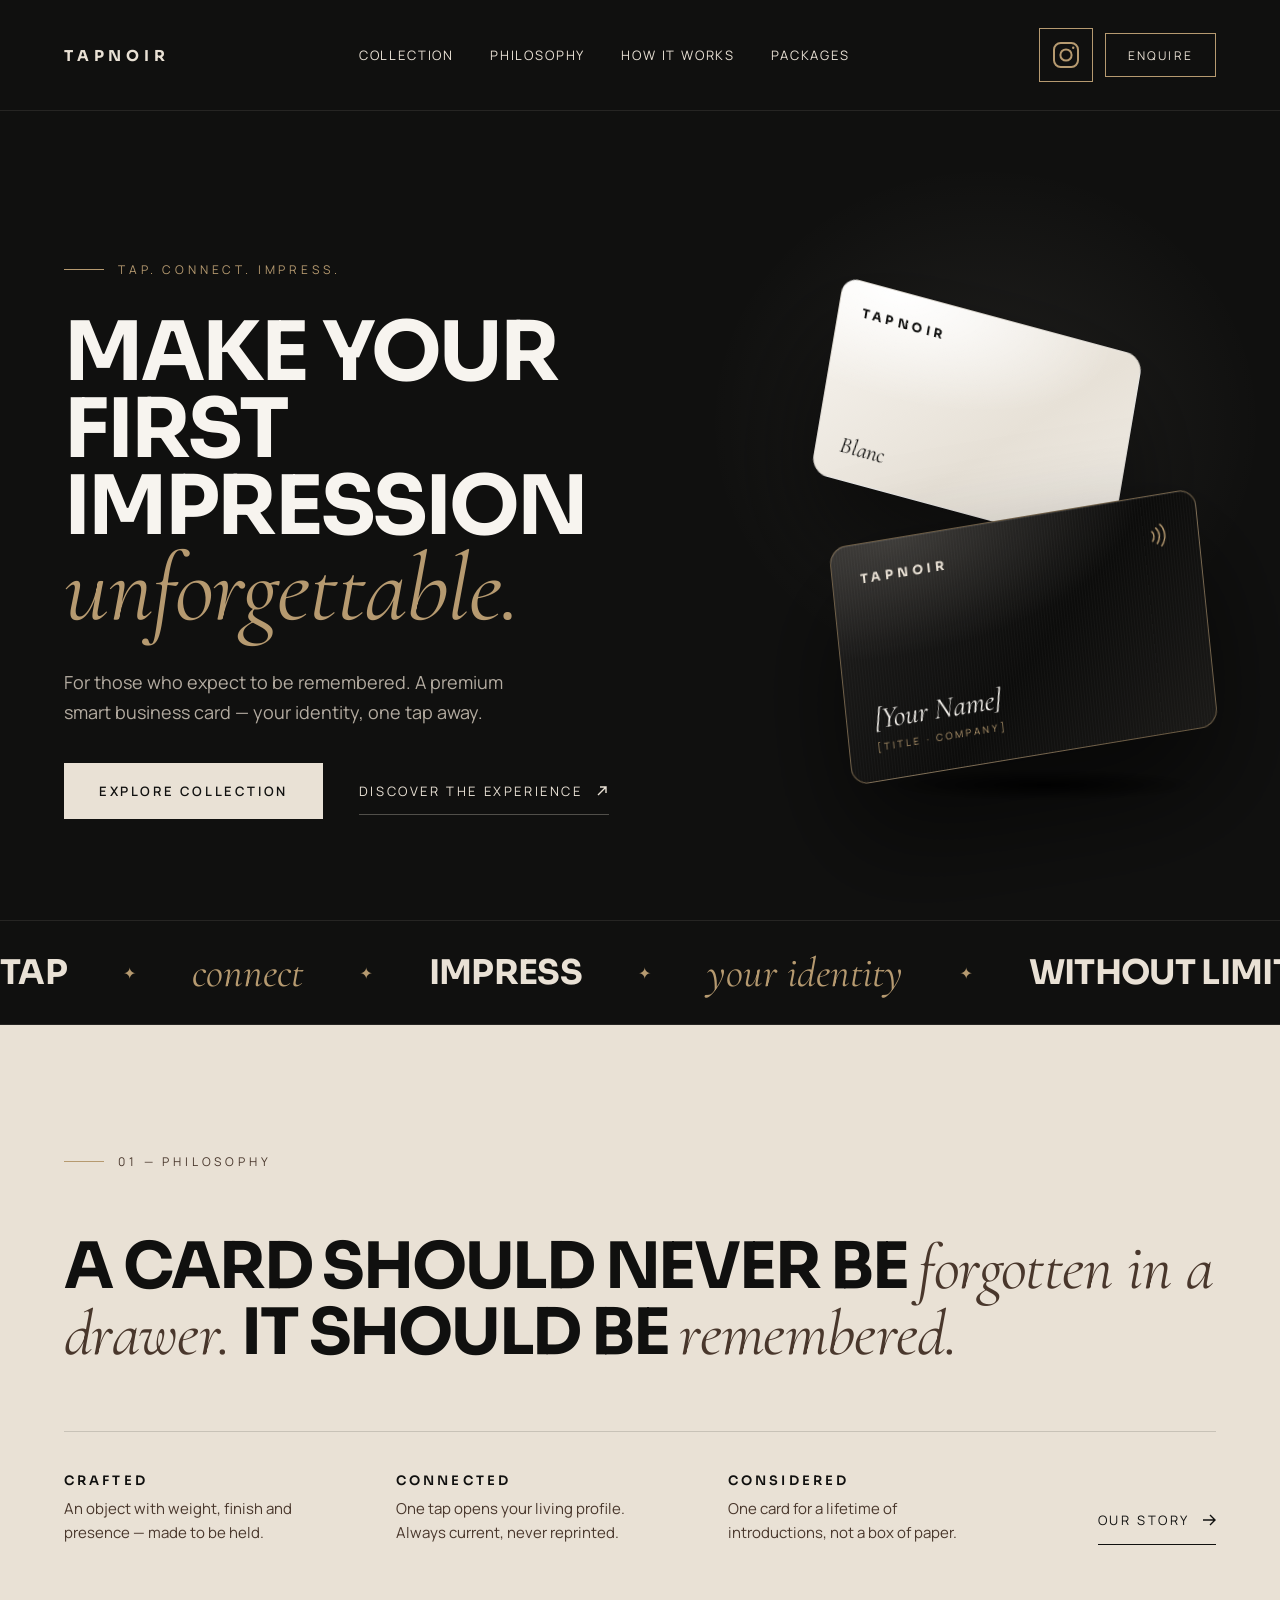
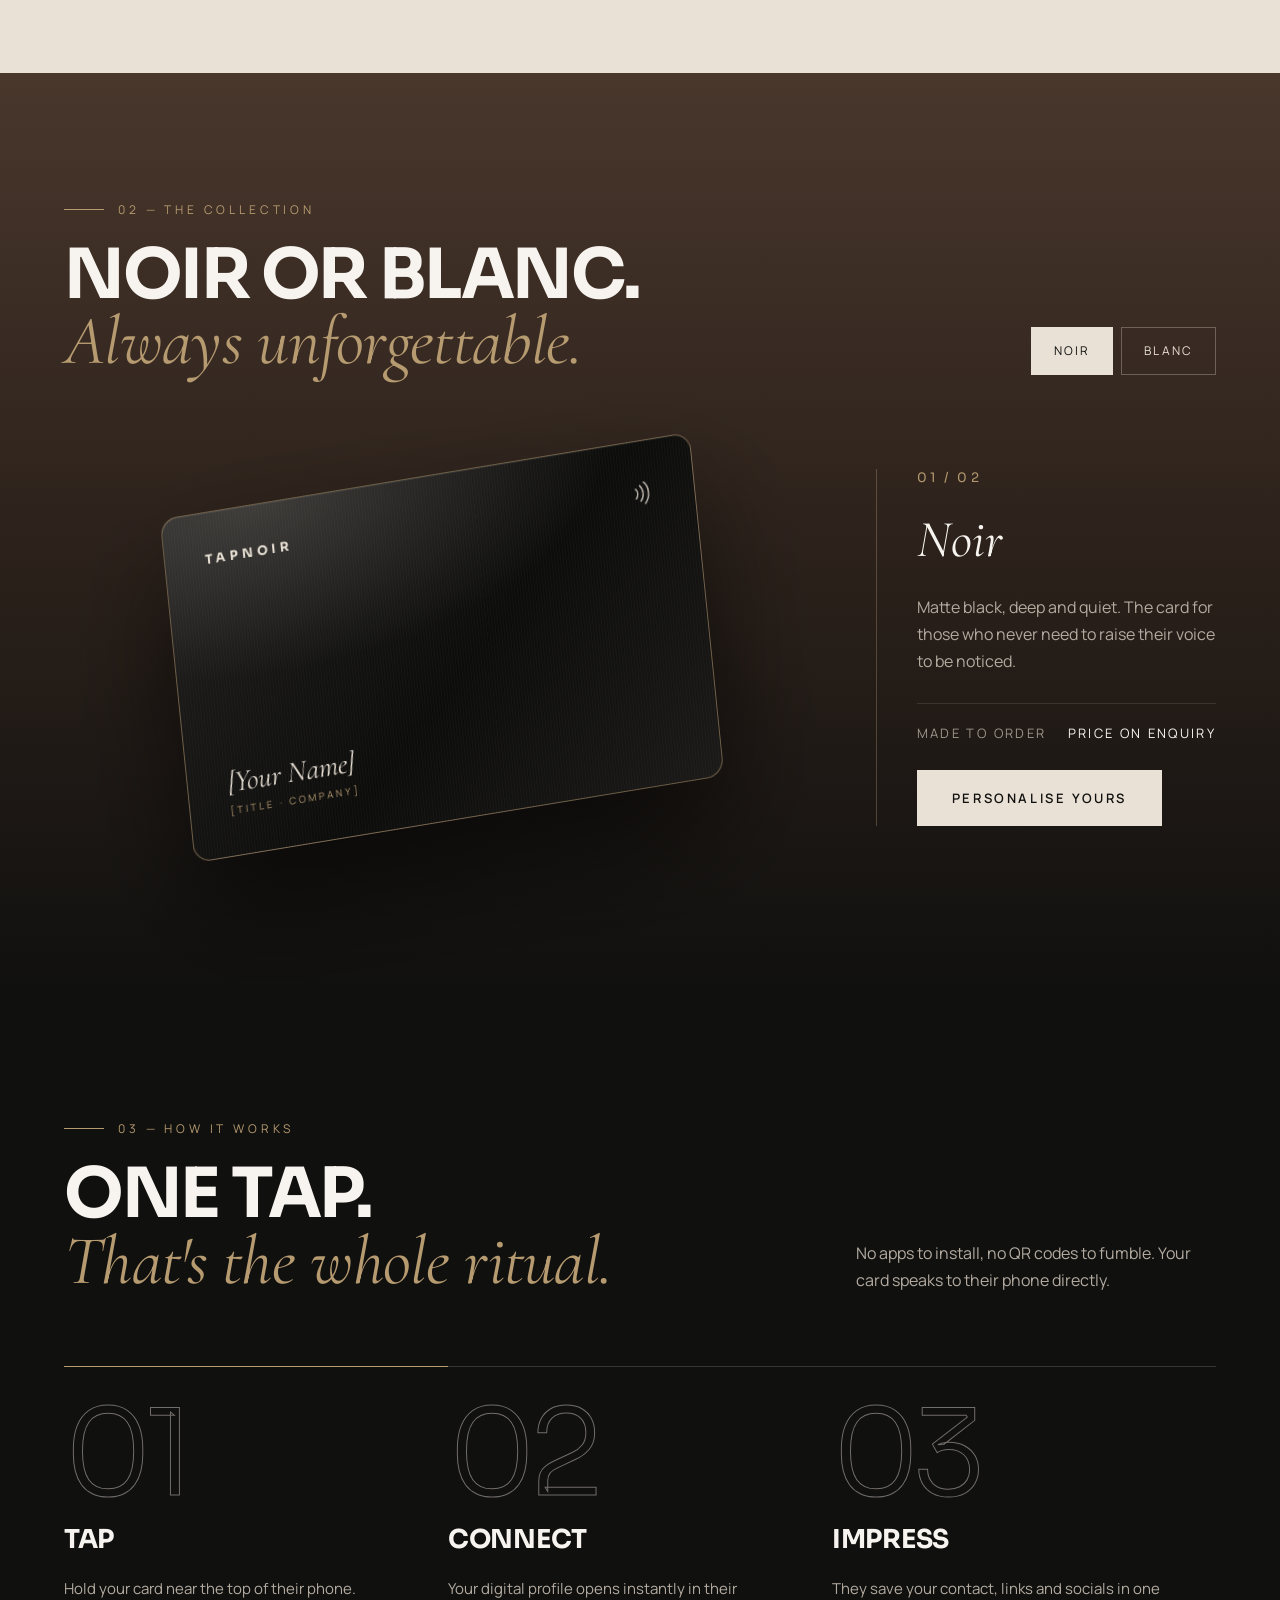
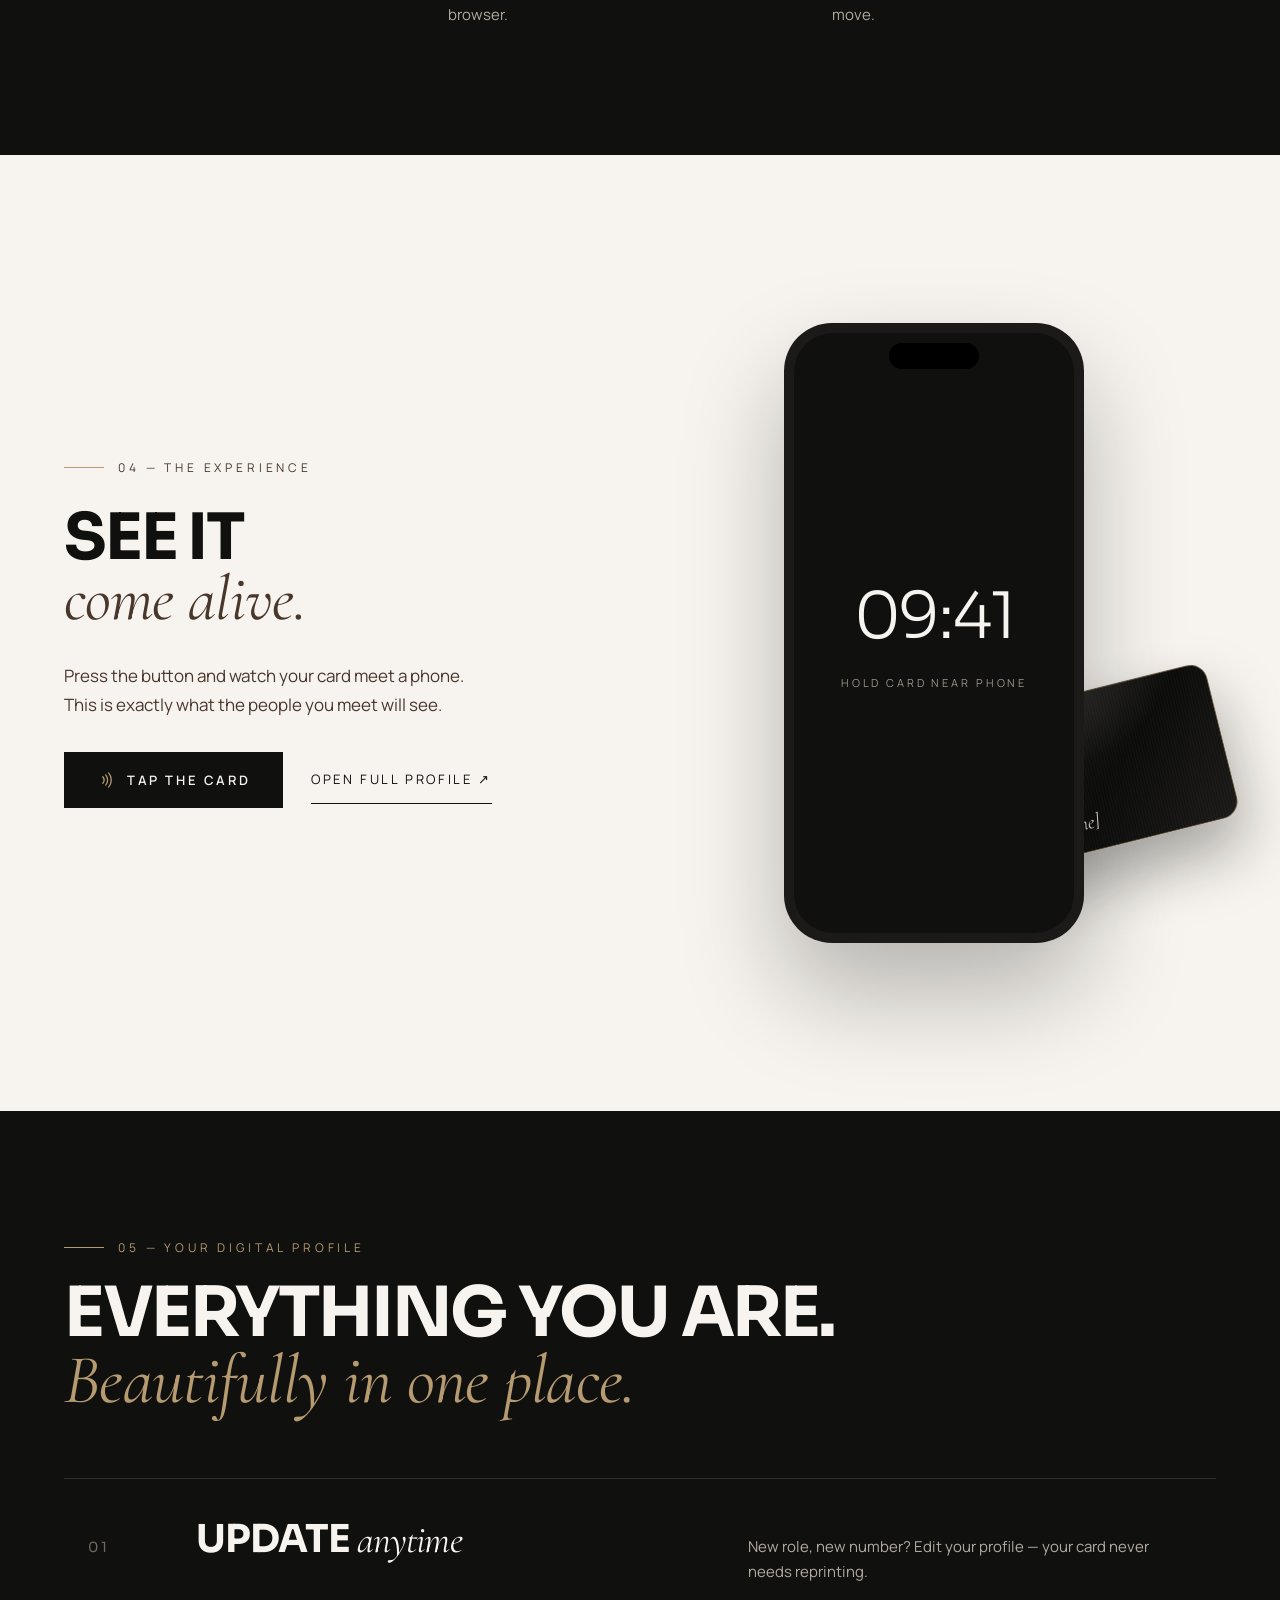
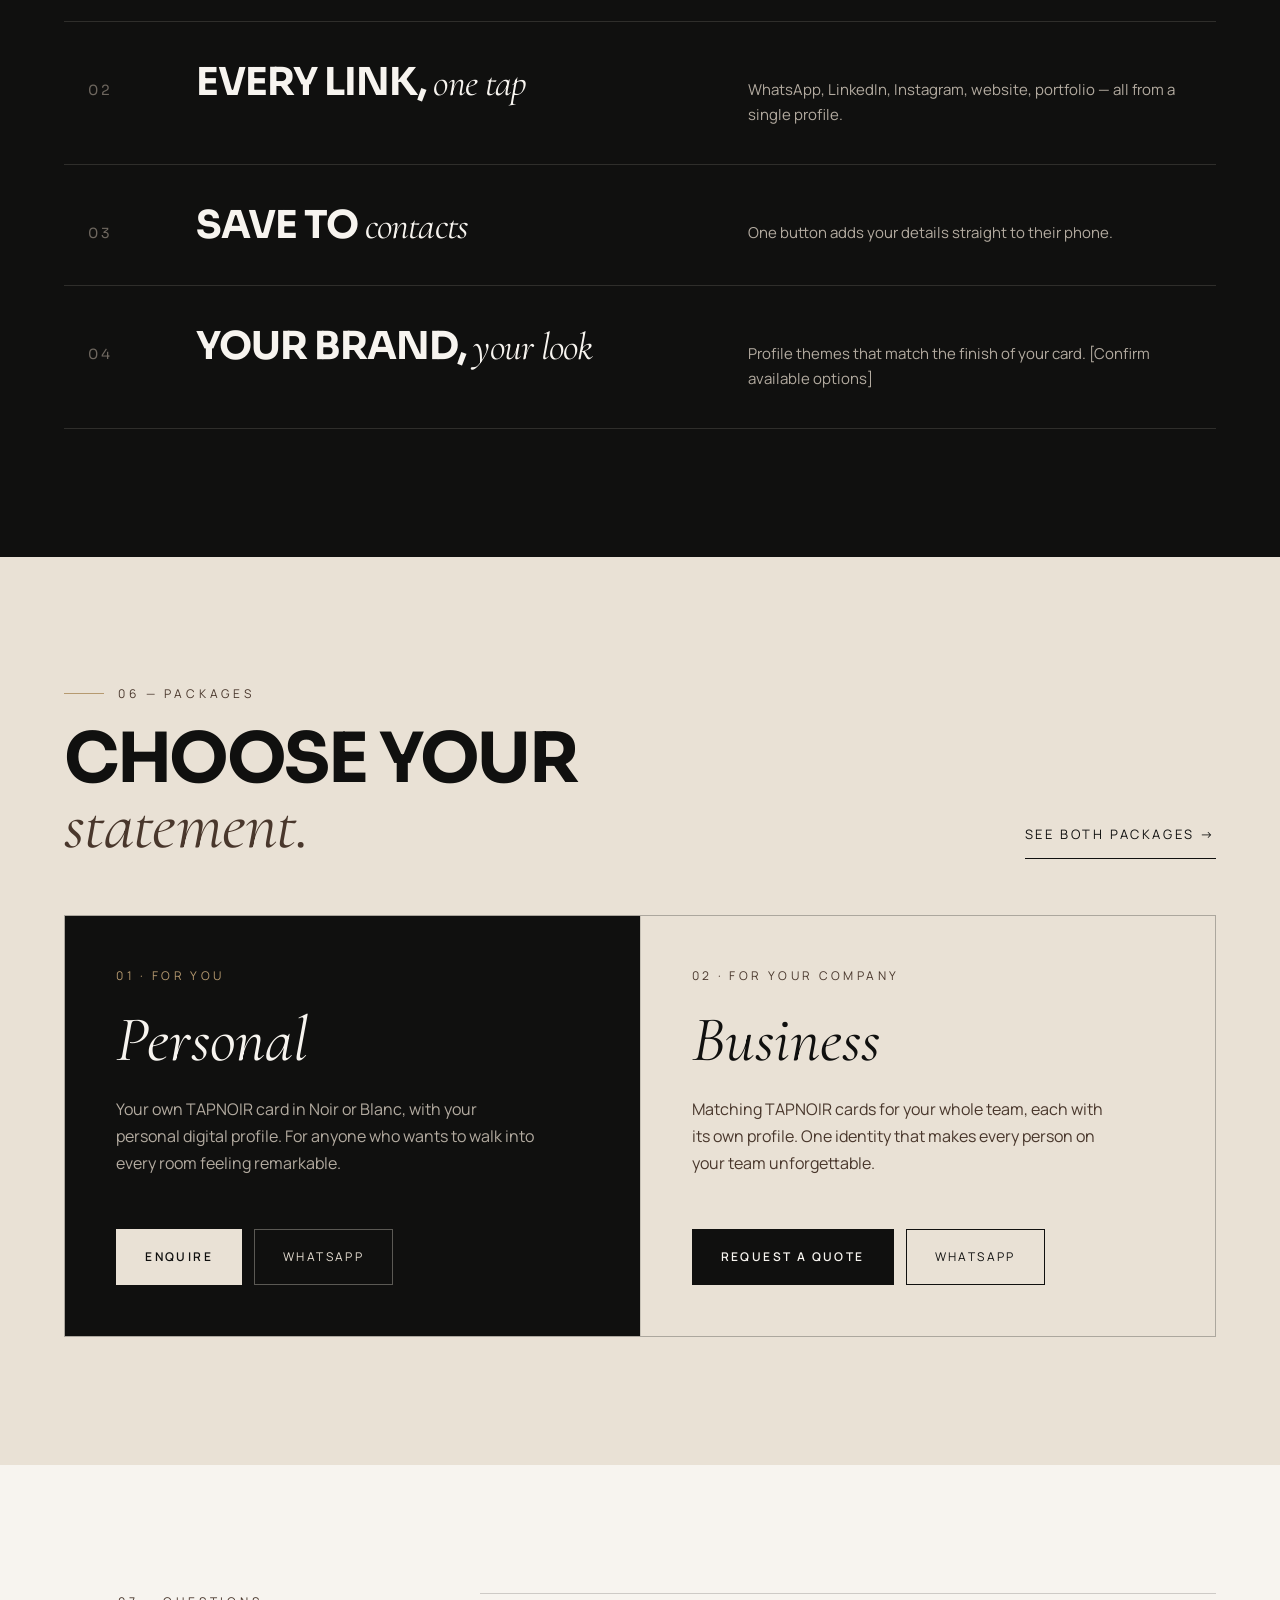
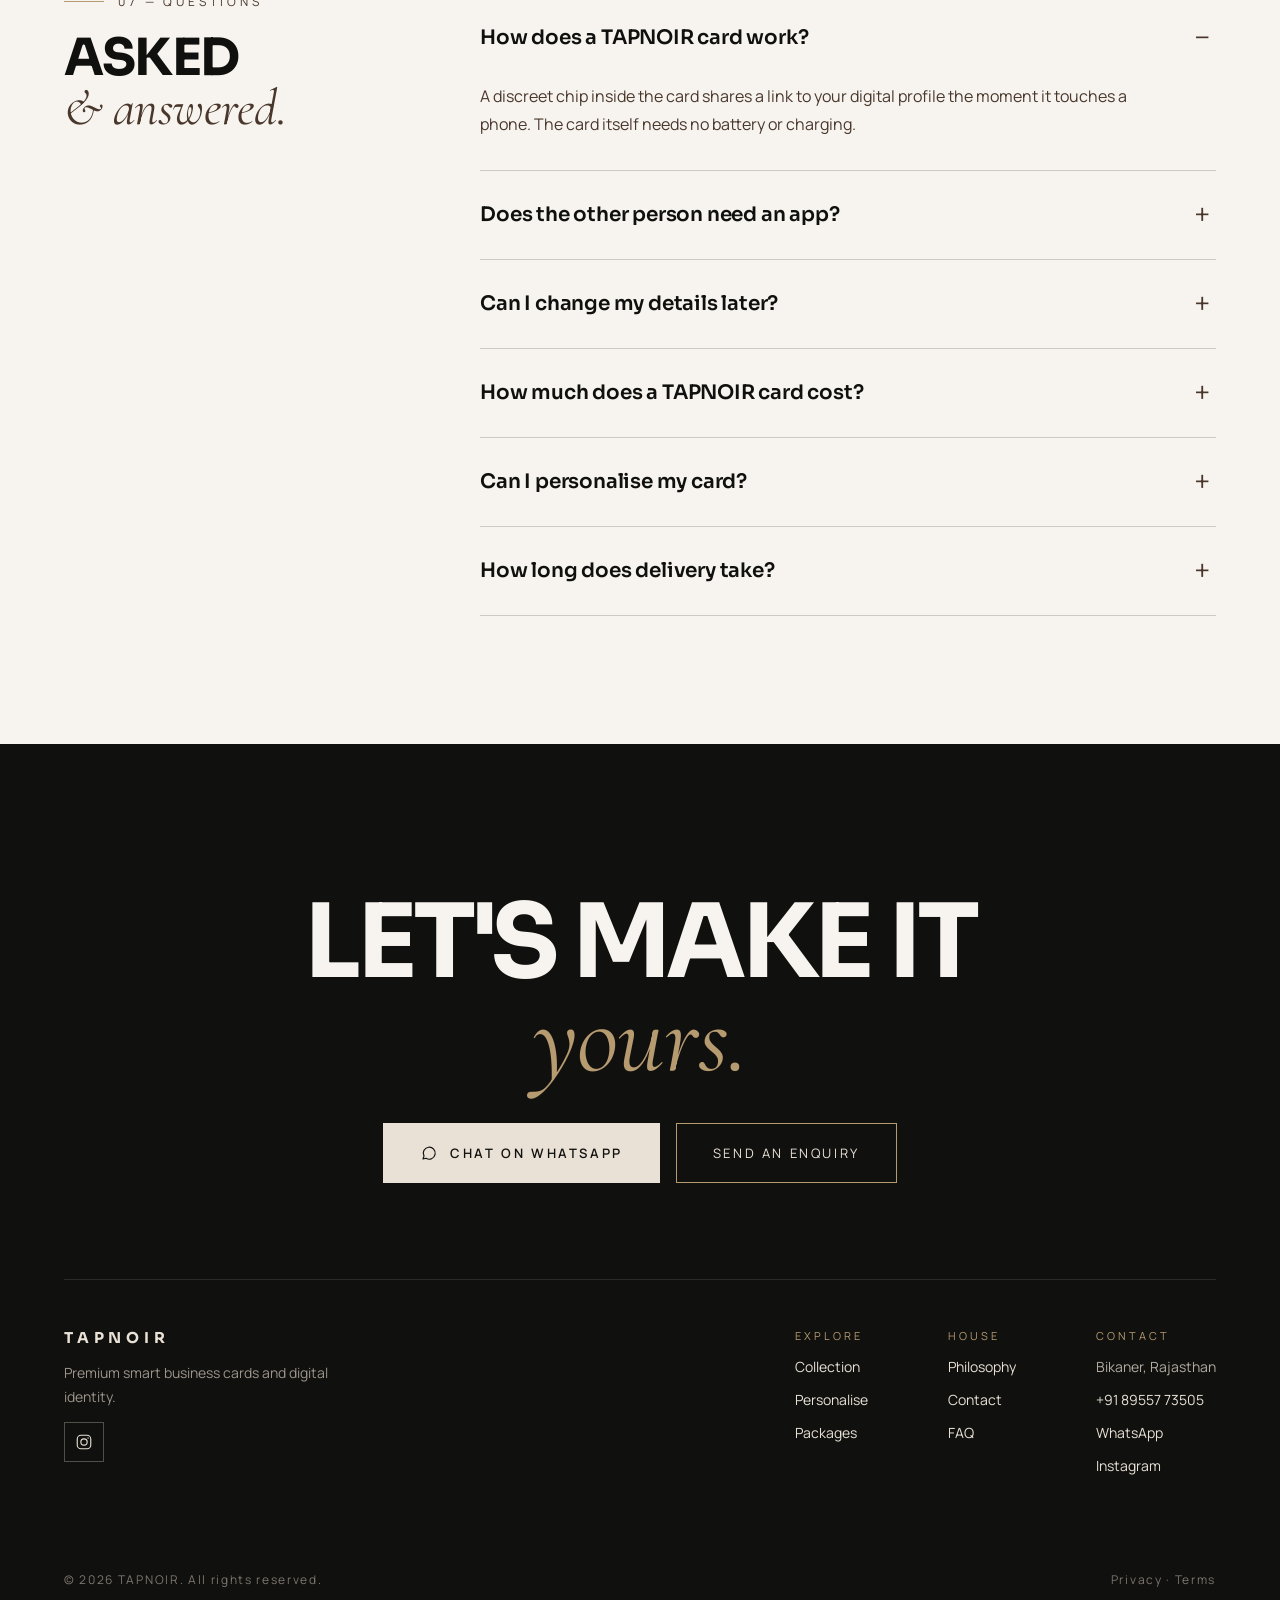
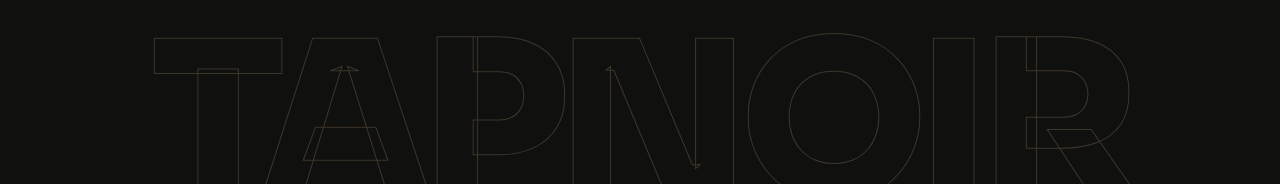
<file: index.html>
<!doctype html>
<html lang="en">
<head>
<meta charset="utf-8">
<meta name="viewport" content="width=device-width, initial-scale=1">
<title>TAPNOIR — Premium smart business cards</title>
<meta name="description" content="A premium smart business card. Your identity, one tap away — in Noir or Blanc.">
<meta name="theme-color" content="#10100F">
<link rel="preconnect" href="https://fonts.googleapis.com">
<link rel="preconnect" href="https://fonts.gstatic.com" crossorigin>
<link href="https://fonts.googleapis.com/css2?family=Sora:wght@300;400;600;700;800&family=Cormorant+Garamond:ital,wght@0,400;0,500;1,400;1,500&family=Manrope:wght@400;500;600&display=swap" rel="stylesheet">
<link rel="stylesheet" href="assets/styles.css?v=6">
</head>
<body>
<a class="skip" href="#content">Skip to content</a>
<main>

  <!-- NAV + HERO -->
  <div class="hero">
    <div class="hero-glow" aria-hidden="true"></div>
    <header class="site-header">
      <div class="wrap">
        <a class="brand" href="index.html" aria-label="TAPNOIR home">TAPNOIR</a>
        <button class="menu-btn" type="button" aria-expanded="false" aria-controls="nav" aria-label="Open menu"><span></span></button>
        <nav class="nav" id="nav" aria-label="Main">
          <a href="collection.html">Collection</a>
          <a href="about.html">Philosophy</a>
          <a href="#how">How it works</a>
          <a href="packages.html">Packages</a>
          <a class="nav-cta" href="contact.html">Enquire</a>
        </nav>
        <div class="header-actions">
          <a class="ig-link" href="https://instagram.com/tapnoir" target="_blank" rel="noopener" aria-label="TAPNOIR on Instagram"><svg aria-hidden="true" width="18" height="18" viewBox="0 0 24 24" fill="none" stroke="currentColor" stroke-width="1.5" stroke-linecap="round" stroke-linejoin="round"><rect x="3" y="3" width="18" height="18" rx="5"/><circle cx="12" cy="12" r="4.2"/><circle cx="17.4" cy="6.6" r="0.9" fill="currentColor" stroke="none"/></svg></a>
          <a class="header-cta" href="contact.html">Enquire</a>
        </div>
      </div>
    </header>

    <section class="wrap hero-body" id="content">
      <div class="hero-copy">
        <p class="eyebrow rise">Tap. Connect. Impress.</p>
        <h1 class="display rise rise-2">Make your<br>first impression<br><em>unforgettable.</em></h1>
        <p class="lead rise rise-3" style="max-width: 30rem; font-size: 18px; line-height: 1.65">For those who expect to be remembered. A premium smart business card — your identity, one tap away.</p>
        <div class="rise rise-4" style="display: flex; flex-wrap: wrap; align-items: center; gap: 16px 36px">
          <a class="btn btn-ivory" href="collection.html">Explore collection</a>
          <a class="link-line" href="#experience">Discover the experience <svg aria-hidden="true" width="14" height="14" viewBox="0 0 14 14" fill="none" stroke="currentColor" stroke-width="1.4"><path d="M3 11L11 3M5 3h6v6"/></svg></a>
        </div>
      </div>
      <div class="hero-cards" aria-hidden="true">
        <div class="float-b" style="position: absolute; left: 4%; top: 6%; width: min(400px, 78%)">
          <div class="nfc f-white" style="transform: rotateX(12deg) rotateY(22deg) rotateZ(10deg)">
            <span class="c-brand">TAPNOIR</span>
            <span class="c-name" style="font-size: 24px">Blanc</span>
          </div>
        </div>
        <div class="float-a" style="position: absolute; right: 0; bottom: 8%; width: min(470px, 92%)">
          <div class="nfc f-black tilt">
            <div class="c-top">
              <span class="c-brand">TAPNOIR</span>
              <svg width="28" height="28" viewBox="0 0 28 28" fill="none" stroke="#B69A70" stroke-width="1.5" stroke-linecap="round"><path d="M9 9c2.4 2.8 2.4 7.2 0 10"/><path d="M13.5 6c4 4.5 4 11.5 0 16"/><path d="M18 3c5.6 6.2 5.6 15.8 0 22"/></svg>
            </div>
            <div class="c-bottom">
              <span class="c-name" style="color: #F7F4EF">[Your Name]</span>
              <span class="c-title">[Title · Company]</span>
            </div>
          </div>
        </div>
        <div class="floor-shadow" style="right: 6%; bottom: 0; width: 70%; height: 30px"></div>
      </div>
    </section>
  </div>

  <!-- MARQUEE -->
  <div class="marquee-band" aria-hidden="true">
    <div class="marquee">
      <span class="mq-sans">Tap</span><span class="mq-star">✦</span>
      <span class="mq-serif">connect</span><span class="mq-star">✦</span>
      <span class="mq-sans">Impress</span><span class="mq-star">✦</span>
      <span class="mq-serif">your identity</span><span class="mq-star">✦</span>
      <span class="mq-sans">Without limits</span><span class="mq-star">✦</span>
      <span class="mq-sans">Tap</span><span class="mq-star">✦</span>
      <span class="mq-serif">connect</span><span class="mq-star">✦</span>
      <span class="mq-sans">Impress</span><span class="mq-star">✦</span>
      <span class="mq-serif">your identity</span><span class="mq-star">✦</span>
      <span class="mq-sans">Without limits</span><span class="mq-star">✦</span>
    </div>
  </div>

  <!-- 01 PHILOSOPHY -->
  <section id="philosophy" class="bg-ivory on-light">
    <div class="wrap stack" style="padding-top: clamp(80px, 10vw, 160px); padding-bottom: clamp(80px, 10vw, 160px); gap: 64px">
      <p class="eyebrow">01 — Philosophy</p>
      <h2 class="display" style="max-width: 1180px; font-size: clamp(2.4rem, 5vw, 5rem); line-height: 1.02">A card should never be <em>forgotten in a drawer.</em> It should be <em>remembered.</em></h2>
      <div class="pillars">
        <div class="pillars-list">
          <div class="pillar"><strong>Crafted</strong><span>An object with weight, finish and presence — made to be held.</span></div>
          <div class="pillar"><strong>Connected</strong><span>One tap opens your living profile. Always current, never reprinted.</span></div>
          <div class="pillar"><strong>Considered</strong><span>One card for a lifetime of introductions, not a box of paper.</span></div>
        </div>
        <a class="link-line" href="about.html">Our story <svg aria-hidden="true" width="14" height="14" viewBox="0 0 14 14" fill="none" stroke="currentColor" stroke-width="1.4"><path d="M1 7h12M8 2l5 5-5 5"/></svg></a>
      </div>
    </div>
  </section>

  <!-- 02 COLLECTION -->
  <section id="collection" class="collection-band">
    <div class="wrap pad stack" style="gap: 56px">
      <div class="row-between">
        <div class="stack" style="gap: 24px">
          <p class="eyebrow">02 — The collection</p>
          <h2 class="display">Noir or Blanc.<br><em>Always unforgettable.</em></h2>
        </div>
        <div role="group" aria-label="Choose a finish" style="display: flex; flex-wrap: wrap; gap: 8px">
          <button class="chip" type="button" data-finish-chip="noir" aria-pressed="true">Noir</button>
          <button class="chip" type="button" data-finish-chip="blanc" aria-pressed="false">Blanc</button>
        </div>
      </div>
      <div style="display: flex; flex-wrap: wrap; gap: 56px; align-items: center">
        <div style="flex: 999 1 560px; min-width: 0; display: flex; justify-content: center; padding: 40px 0; perspective: 1600px">
          <div class="float-a" style="width: min(560px, 100%)">
            <div class="nfc f-black tilt" data-finish-card>
              <div class="c-top">
                <span class="c-brand">TAPNOIR</span>
                <svg aria-hidden="true" width="28" height="28" viewBox="0 0 28 28" fill="none" stroke="currentColor" stroke-width="1.5" stroke-linecap="round" style="opacity: 0.8"><path d="M9 9c2.4 2.8 2.4 7.2 0 10"/><path d="M13.5 6c4 4.5 4 11.5 0 16"/><path d="M18 3c5.6 6.2 5.6 15.8 0 22"/></svg>
              </div>
              <div class="c-bottom">
                <span class="c-name">[Your Name]</span>
                <span class="c-title">[Title · Company]</span>
              </div>
            </div>
          </div>
        </div>
        <div class="finish-info" aria-live="polite">
          <span style="font-family: var(--sans); font-size: 13px; letter-spacing: 0.24em; text-transform: uppercase; color: var(--gold)" data-finish-num>01 / 02</span>
          <span style="font-family: var(--serif); font-style: italic; font-size: 52px; line-height: 1; color: var(--porcelain)" data-finish-label>Noir</span>
          <span class="lead" data-finish-desc>Matte black, deep and quiet. The card for those who never need to raise their voice to be noticed.</span>
          <div style="display: flex; justify-content: space-between; border-top: 1px solid rgba(233,225,213,0.12); padding-top: 20px; font-size: 13px; letter-spacing: 0.18em; text-transform: uppercase"><span style="color: var(--muted-2)">Made to order</span><span style="color: var(--porcelain)">Price on enquiry</span></div>
          <a class="btn btn-ivory" href="product.html?finish=noir" data-finish-link style="align-self: flex-start">Personalise yours</a>
        </div>
      </div>
    </div>
  </section>

  <!-- 03 HOW IT WORKS -->
  <section id="how" class="bg-black">
    <div class="wrap pad stack" style="gap: 72px">
      <div class="row-between">
        <div class="stack" style="gap: 24px">
          <p class="eyebrow">03 — How it works</p>
          <h2 class="display">One tap.<br><em>That's the whole ritual.</em></h2>
        </div>
        <p class="lead" style="max-width: 360px">No apps to install, no QR codes to fumble. Your card speaks to their phone directly.</p>
      </div>
      <ol class="steps" style="margin: 0; padding: 0; list-style: none">
        <li class="step"><span class="step-num" aria-hidden="true">01</span><span class="step-title">Tap</span><span class="step-text">Hold your card near the top of their phone.</span></li>
        <li class="step"><span class="step-num" aria-hidden="true">02</span><span class="step-title">Connect</span><span class="step-text">Your digital profile opens instantly in their browser.</span></li>
        <li class="step"><span class="step-num" aria-hidden="true">03</span><span class="step-title">Impress</span><span class="step-text">They save your contact, links and socials in one move.</span></li>
      </ol>
    </div>
  </section>

  <!-- 04 INTERACTIVE DEMO -->
  <section id="experience" class="bg-porcelain on-light">
    <div class="wrap pad" style="display: flex; flex-wrap: wrap; align-items: center; gap: 64px">
      <div style="flex: 1 1 420px; min-width: 0; display: flex; flex-direction: column; gap: 32px">
        <p class="eyebrow">04 — The experience</p>
        <h2 class="display d-md">See it<br><em>come alive.</em></h2>
        <p class="lead" style="max-width: 420px; font-size: 17px">Press the button and watch your card meet a phone. This is exactly what the people you meet will see.</p>
        <div style="display: flex; flex-wrap: wrap; gap: 16px 28px; align-items: center">
          <button class="btn btn-black" type="button" data-tap-toggle aria-pressed="false" style="padding: 0 32px">
            <svg aria-hidden="true" width="18" height="18" viewBox="0 0 28 28" fill="none" stroke="#B69A70" stroke-width="2" stroke-linecap="round"><path d="M9 9c2.4 2.8 2.4 7.2 0 10"/><path d="M13.5 6c4 4.5 4 11.5 0 16"/><path d="M18 3c5.6 6.2 5.6 15.8 0 22"/></svg><span data-tap-label>Tap the card</span>
          </button>
          <a class="link-line" href="profile.html">Open full profile ↗</a>
        </div>
      </div>
      <div style="flex: 1 1 460px; min-width: 0; display: flex; justify-content: center">
        <div class="demo-stage">
          <div class="demo-card" aria-hidden="true">
            <div class="nfc f-black">
              <span class="c-brand" style="font-size: 10px">TAPNOIR</span>
              <span class="c-name" style="font-size: 20px">[Your Name]</span>
            </div>
          </div>
          <div class="phone">
            <div class="phone-screen" aria-live="polite">
              <div class="phone-island" aria-hidden="true"></div>
              <div class="phone-profile" data-phone-profile hidden>
                <div style="height: 150px; background: linear-gradient(160deg, #49372C, #10100F); flex-shrink: 0"></div>
                <div style="margin: -44px 22px 0; display: flex; flex-direction: column; gap: 14px">
                  <div style="width: 84px; height: 84px; border-radius: 50%; background: #E9E1D5; border: 3px solid #10100F; display: flex; align-items: center; justify-content: center; font-family: var(--serif); font-style: italic; font-size: 30px; color: #49372C">YN</div>
                  <div style="display: flex; flex-direction: column; gap: 4px">
                    <span style="font-family: var(--sans); font-weight: 700; font-size: 20px; color: #F7F4EF">[Your Name]</span>
                    <span style="font-size: 10px; letter-spacing: 0.24em; text-transform: uppercase; color: #B69A70">[Title · Company]</span>
                  </div>
                  <span style="display: flex; align-items: center; justify-content: center; height: 42px; background: #E9E1D5; color: #10100F; font-size: 11px; font-weight: 600; letter-spacing: 0.18em; text-transform: uppercase">Save contact</span>
                  <span class="phone-row">WhatsApp <span style="color: #B69A70">↗</span></span>
                  <span class="phone-row">LinkedIn <span style="color: #B69A70">↗</span></span>
                  <span class="phone-row">Website <span style="color: #B69A70">↗</span></span>
                </div>
              </div>
              <div class="phone-idle" data-phone-idle>
                <span style="font-family: var(--sans); font-weight: 300; font-size: 64px; letter-spacing: -0.04em; color: #F7F4EF">09:41</span>
                <span style="font-size: 11px; letter-spacing: 0.26em; text-transform: uppercase; color: #9C948A">Hold card near phone</span>
              </div>
            </div>
          </div>
          <div class="ring" aria-hidden="true" hidden></div>
        </div>
      </div>
    </div>
  </section>

  <!-- 05 FEATURES -->
  <section id="features" class="bg-black">
    <div class="wrap pad stack" style="gap: 64px">
      <div class="stack" style="gap: 24px">
        <p class="eyebrow">05 — Your digital profile</p>
        <h2 class="display">Everything you are.<br><em>Beautifully in one place.</em></h2>
      </div>
      <div class="stack" style="border-top: 1px solid var(--line-dark-2)">
        <div class="frow"><span class="fnum">01</span><h3 class="ftitle" style="margin: 0">Update <em>anytime</em></h3><p class="ftext" style="margin: 0">New role, new number? Edit your profile — your card never needs reprinting.</p></div>
        <div class="frow"><span class="fnum">02</span><h3 class="ftitle" style="margin: 0">Every link, <em>one tap</em></h3><p class="ftext" style="margin: 0">WhatsApp, LinkedIn, Instagram, website, portfolio — all from a single profile.</p></div>
        <div class="frow"><span class="fnum">03</span><h3 class="ftitle" style="margin: 0">Save to <em>contacts</em></h3><p class="ftext" style="margin: 0">One button adds your details straight to their phone.</p></div>
        <div class="frow"><span class="fnum">04</span><h3 class="ftitle" style="margin: 0">Your brand, <em>your look</em></h3><p class="ftext" style="margin: 0">Profile themes that match the finish of your card. [Confirm available options]</p></div>
      </div>
    </div>
  </section>

  <!-- 06 PACKAGES TEASER -->
  <section id="pricing" class="bg-ivory on-light">
    <div class="wrap pad stack" style="gap: 56px">
      <div class="row-between">
        <div class="stack" style="gap: 24px">
          <p class="eyebrow">06 — Packages</p>
          <h2 class="display">Choose your<br><em>statement.</em></h2>
        </div>
        <a class="link-line" href="packages.html">See both packages →</a>
      </div>
      <div class="pkg-grid">
        <div class="pkg-tile bg-black">
          <span class="label" style="letter-spacing: 0.28em; color: var(--gold)">01 · For you</span>
          <h3 class="pkg-name" style="margin: 0; font-weight: 400; color: var(--porcelain)">Personal</h3>
          <p class="lead" style="flex-grow: 1; max-width: 420px">Your own TAPNOIR card in Noir or Blanc, with your personal digital profile. For anyone who wants to walk into every room feeling remarkable.</p>
          <div style="display: flex; flex-wrap: wrap; gap: 12px">
            <a class="btn btn-ivory btn-sm" href="contact.html">Enquire</a>
            <a class="btn btn-ghost btn-sm" href="https://wa.me/918955773505">WhatsApp</a>
          </div>
        </div>
        <div class="pkg-tile" style="background: var(--ivory)">
          <span class="label" style="letter-spacing: 0.28em; color: var(--espresso)">02 · For your company</span>
          <h3 class="pkg-name" style="margin: 0; font-weight: 400">Business</h3>
          <p class="lead" style="flex-grow: 1; max-width: 420px">Matching TAPNOIR cards for your whole team, each with its own profile. One identity that makes every person on your team unforgettable.</p>
          <div style="display: flex; flex-wrap: wrap; gap: 12px">
            <a class="btn btn-black btn-sm" href="contact.html?interest=business">Request a quote</a>
            <a class="btn btn-dark btn-sm" href="https://wa.me/918955773505">WhatsApp</a>
          </div>
        </div>
      </div>
    </div>
  </section>

  <!-- 07 FAQ -->
  <section id="faq" class="bg-porcelain on-light">
    <div class="wrap pad" style="display: flex; flex-wrap: wrap; gap: 56px 96px">
      <div style="flex: 1 1 320px; display: flex; flex-direction: column; gap: 24px">
        <p class="eyebrow">07 — Questions</p>
        <h2 class="display d-sm">Asked<br><em>&amp; answered.</em></h2>
      </div>
      <div style="flex: 999 1 560px; min-width: 0; display: flex; flex-direction: column; border-top: 1px solid var(--line-light)">
        <div class="faq-item">
          <h3 style="margin: 0"><button class="faq-btn" type="button" aria-expanded="true" aria-controls="faq-1"><span class="faq-q">How does a TAPNOIR card work?</span><span class="faq-icon" aria-hidden="true">−</span></button></h3>
          <p class="faq-a" id="faq-1">A discreet chip inside the card shares a link to your digital profile the moment it touches a phone. The card itself needs no battery or charging.</p>
        </div>
        <div class="faq-item">
          <h3 style="margin: 0"><button class="faq-btn" type="button" aria-expanded="false" aria-controls="faq-2"><span class="faq-q">Does the other person need an app?</span><span class="faq-icon" aria-hidden="true">+</span></button></h3>
          <p class="faq-a" id="faq-2" hidden>No. Most modern iPhone and Android phones read the card on a simple tap, and your profile opens in their browser. A QR code on the card can cover older phones. [Confirm]</p>
        </div>
        <div class="faq-item">
          <h3 style="margin: 0"><button class="faq-btn" type="button" aria-expanded="false" aria-controls="faq-3"><span class="faq-q">Can I change my details later?</span><span class="faq-icon" aria-hidden="true">+</span></button></h3>
          <p class="faq-a" id="faq-3" hidden>Yes. Your card links to your profile, so any update you make appears instantly — no reprinting.</p>
        </div>
        <div class="faq-item">
          <h3 style="margin: 0"><button class="faq-btn" type="button" aria-expanded="false" aria-controls="faq-4"><span class="faq-q">How much does a TAPNOIR card cost?</span><span class="faq-icon" aria-hidden="true">+</span></button></h3>
          <p class="faq-a" id="faq-4" hidden>Every card is made to order for you. Send an enquiry or message us on WhatsApp and we will share a personal quote.</p>
        </div>
        <div class="faq-item">
          <h3 style="margin: 0"><button class="faq-btn" type="button" aria-expanded="false" aria-controls="faq-5"><span class="faq-q">Can I personalise my card?</span><span class="faq-icon" aria-hidden="true">+</span></button></h3>
          <p class="faq-a" id="faq-5" hidden>Yes — choose Noir or Blanc and add your name and title. [Describe further personalisation options.]</p>
        </div>
        <div class="faq-item">
          <h3 style="margin: 0"><button class="faq-btn" type="button" aria-expanded="false" aria-controls="faq-6"><span class="faq-q">How long does delivery take?</span><span class="faq-icon" aria-hidden="true">+</span></button></h3>
          <p class="faq-a" id="faq-6" hidden>[Production and delivery times.]</p>
        </div>
      </div>
    </div>
  </section>

  <!-- FINAL CTA + FOOTER -->
  <footer class="big-footer">
    <div class="wrap stack" style="padding-top: clamp(100px, 12vw, 180px); padding-bottom: 48px; gap: 96px">
      <div style="display: flex; flex-direction: column; align-items: center; text-align: center; gap: 40px">
        <h2 class="display" style="font-size: clamp(3rem, 8vw, 8rem); line-height: 0.9; letter-spacing: -0.045em">Let's make it<br><em>yours.</em></h2>
        <div style="display: flex; flex-wrap: wrap; justify-content: center; gap: 16px">
          <a class="btn btn-ivory btn-lg" href="https://wa.me/918955773505"><svg aria-hidden="true" width="18" height="18" viewBox="0 0 24 24" fill="none" stroke="currentColor" stroke-width="1.6" stroke-linecap="round" stroke-linejoin="round"><path d="M4 20l1.3-3.9A8 8 0 1 1 8 19l-4 1z"/></svg>Chat on WhatsApp</a>
          <a class="btn btn-gold btn-lg" href="contact.html">Send an enquiry</a>
        </div>
      </div>
      <div class="footer-cols">
        <div style="display: flex; flex-direction: column; gap: 14px; max-width: 300px">
          <span class="brand">TAPNOIR</span>
          <span style="font-size: 14px; line-height: 1.7; color: var(--muted-2)">Premium smart business cards and digital identity.</span>
          <span class="footer-social"><a class="ig-link" href="https://instagram.com/tapnoir" target="_blank" rel="noopener" aria-label="TAPNOIR on Instagram"><svg aria-hidden="true" width="18" height="18" viewBox="0 0 24 24" fill="none" stroke="currentColor" stroke-width="1.5" stroke-linecap="round" stroke-linejoin="round"><rect x="3" y="3" width="18" height="18" rx="5"/><circle cx="12" cy="12" r="4.2"/><circle cx="17.4" cy="6.6" r="0.9" fill="currentColor" stroke="none"/></svg></a></span>
        </div>
        <nav class="footer-nav" aria-label="Footer">
          <div><span class="h">Explore</span><a href="collection.html">Collection</a><a href="product.html">Personalise</a><a href="packages.html">Packages</a></div>
          <div><span class="h">House</span><a href="about.html">Philosophy</a><a href="contact.html">Contact</a><a href="#faq">FAQ</a></div>
          <div><span class="h">Contact</span><span style="color: var(--muted)">Bikaner, Rajasthan</span><a href="tel:+918955773505">+91 89557 73505</a><a href="https://wa.me/918955773505">WhatsApp</a><a href="https://instagram.com/tapnoir">Instagram</a></div>
        </nav>
      </div>
      <div style="display: flex; flex-wrap: wrap; justify-content: space-between; gap: 12px; font-size: 12px; letter-spacing: 0.14em; color: var(--dim)"><span>© <span data-year>2026</span> TAPNOIR. All rights reserved.</span><span><a href="#" style="color: var(--dim)">Privacy</a> · <a href="#" style="color: var(--dim)">Terms</a></span></div>
    </div>
    <div class="footer-word" aria-hidden="true">TAPNOIR</div>
  </footer>
</main>
<script src="assets/main.js?v=6"></script>
</body>
</html>
</file>
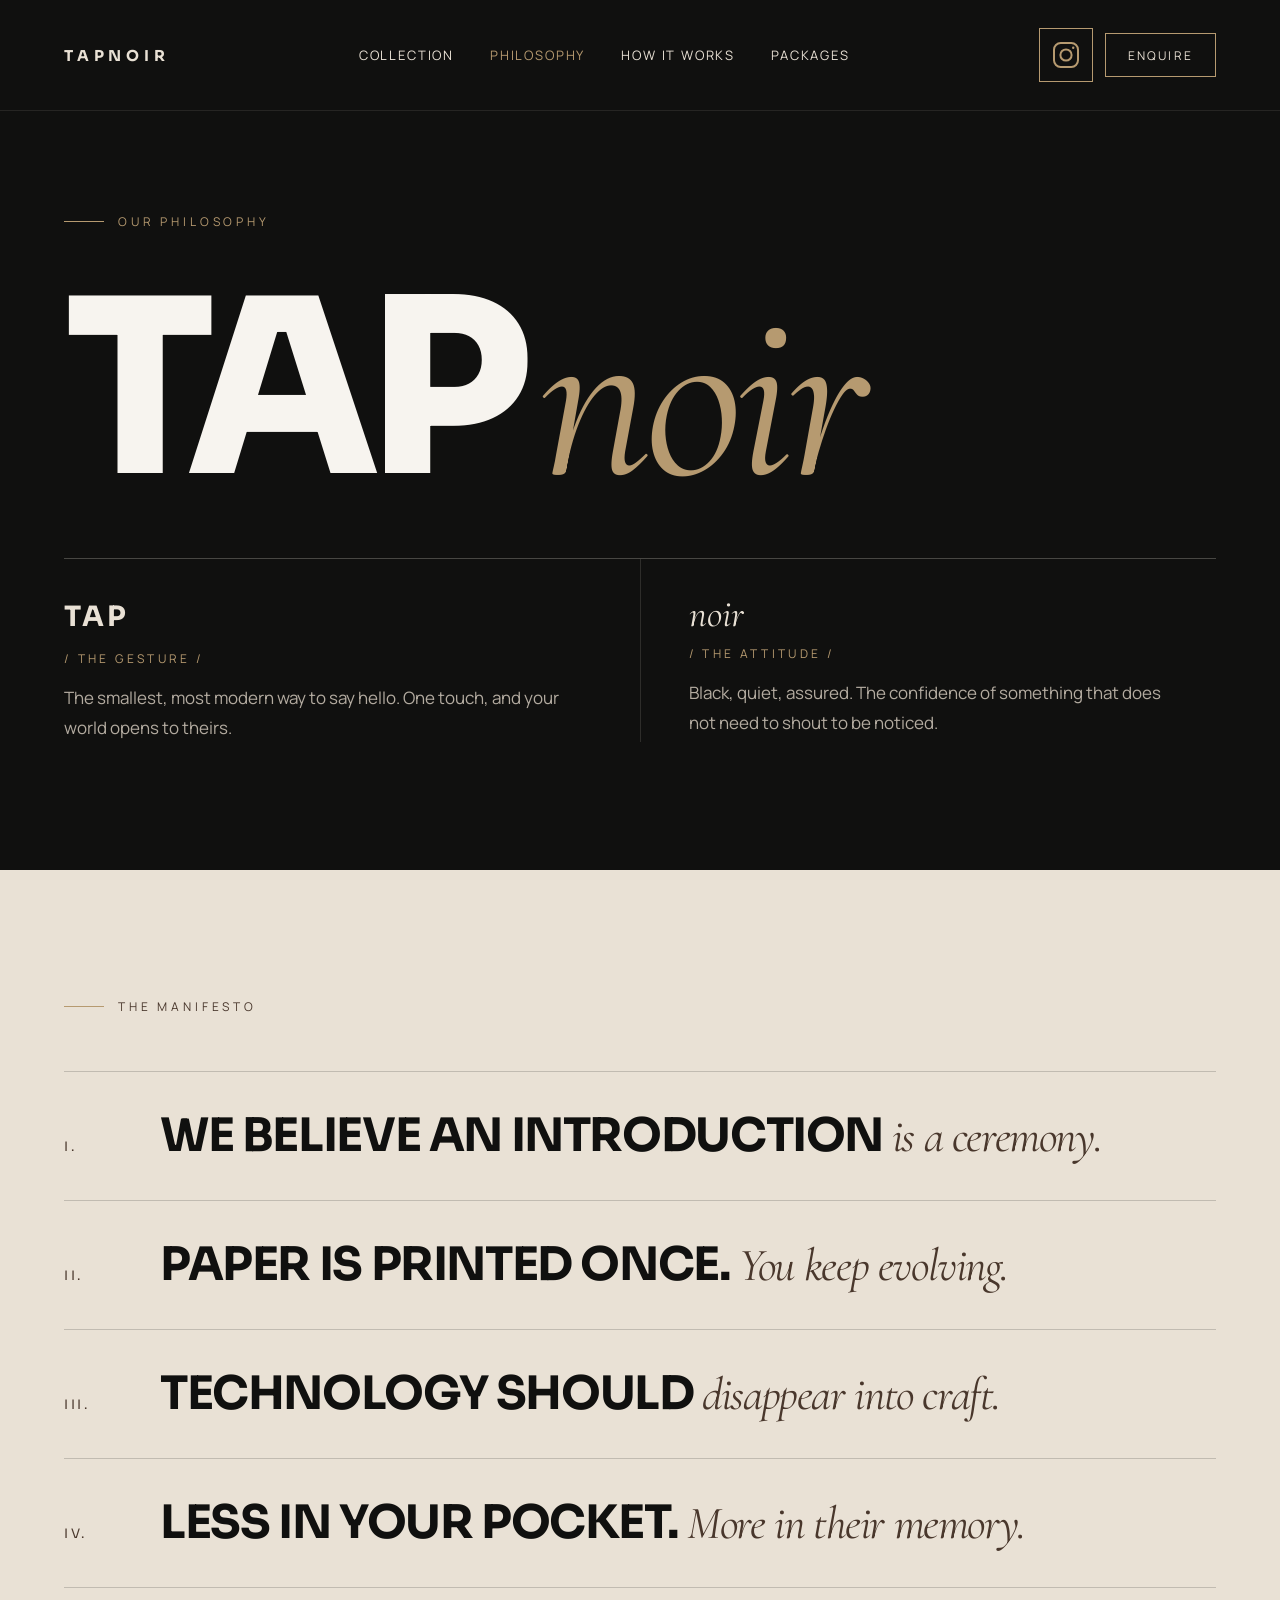
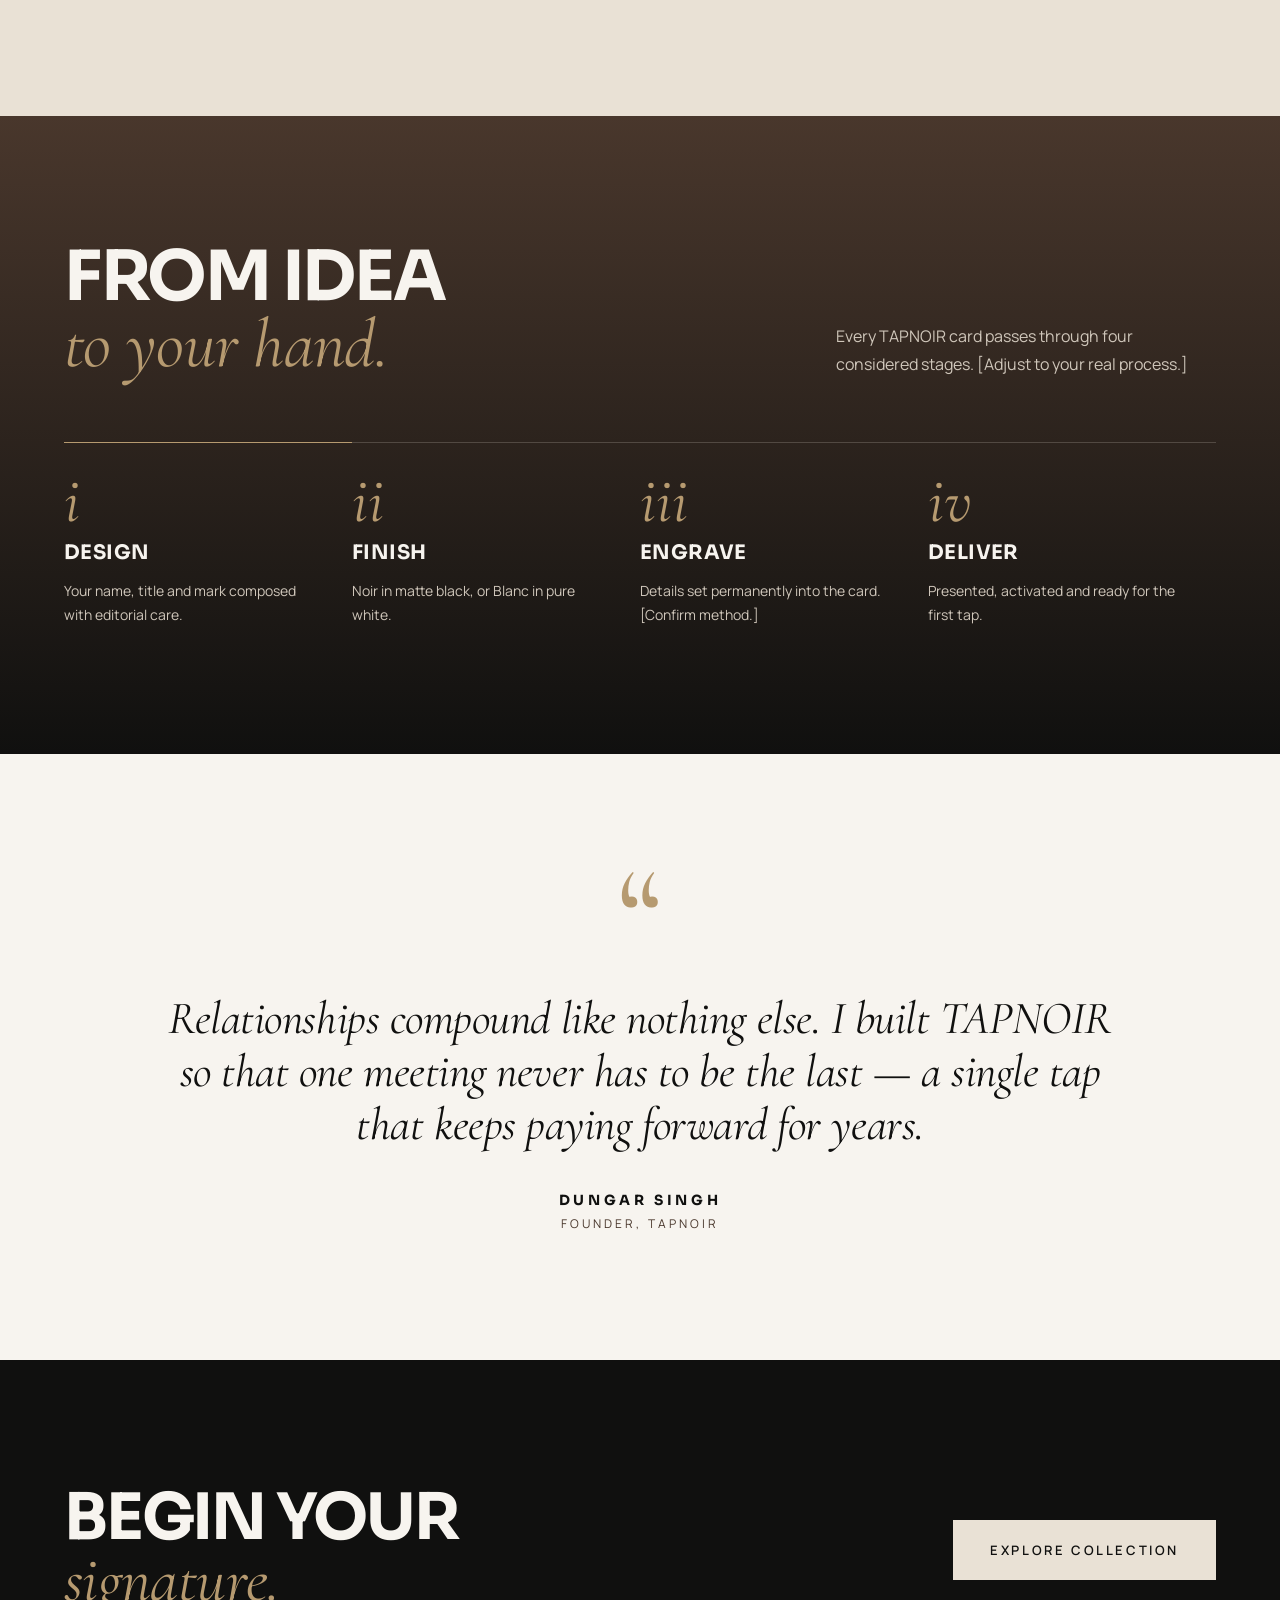
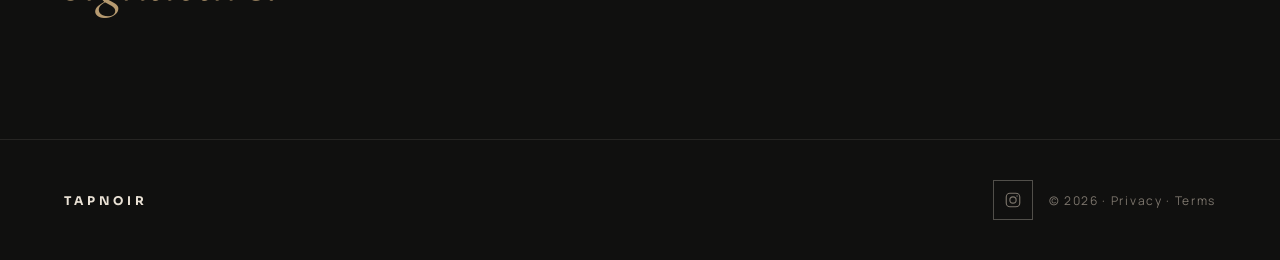
<file: about.html>
<!doctype html>
<html lang="en">
<head>
<meta charset="utf-8">
<meta name="viewport" content="width=device-width, initial-scale=1">
<title>Our philosophy · TAPNOIR</title>
<meta name="description" content="TAP, the gesture. Noir, the attitude. The TAPNOIR manifesto and how every card is made.">
<meta name="theme-color" content="#10100F">
<link rel="preconnect" href="https://fonts.googleapis.com">
<link rel="preconnect" href="https://fonts.gstatic.com" crossorigin>
<link href="https://fonts.googleapis.com/css2?family=Sora:wght@300;400;600;700;800&family=Cormorant+Garamond:ital,wght@0,400;0,500;1,400;1,500&family=Manrope:wght@400;500;600&display=swap" rel="stylesheet">
<link rel="stylesheet" href="assets/styles.css?v=6">
</head>
<body>
<a class="skip" href="#content">Skip to content</a>
<header class="site-header">
  <div class="wrap">
    <a class="brand" href="index.html" aria-label="TAPNOIR home">TAPNOIR</a>
    <button class="menu-btn" type="button" aria-expanded="false" aria-controls="nav" aria-label="Open menu"><span></span></button>
    <nav class="nav" id="nav" aria-label="Main">
      <a href="collection.html">Collection</a>
      <a href="about.html" aria-current="page">Philosophy</a>
      <a href="index.html#how">How it works</a>
      <a href="packages.html">Packages</a>
      <a class="nav-cta" href="contact.html">Enquire</a>
    </nav>
    <div class="header-actions">
      <a class="ig-link" href="https://instagram.com/tapnoir" target="_blank" rel="noopener" aria-label="TAPNOIR on Instagram"><svg aria-hidden="true" width="18" height="18" viewBox="0 0 24 24" fill="none" stroke="currentColor" stroke-width="1.5" stroke-linecap="round" stroke-linejoin="round"><rect x="3" y="3" width="18" height="18" rx="5"/><circle cx="12" cy="12" r="4.2"/><circle cx="17.4" cy="6.6" r="0.9" fill="currentColor" stroke="none"/></svg></a>
      <a class="header-cta" href="contact.html">Enquire</a>
    </div>
  </div>
</header>
<main id="content">

  <!-- NAME STORY -->
  <section class="wrap stack" style="padding-top: clamp(64px, 8vw, 120px); padding-bottom: clamp(80px, 10vw, 140px); gap: 64px">
    <p class="eyebrow">Our philosophy</p>
    <h1 class="rise" style="margin: 0; display: flex; flex-wrap: wrap; align-items: baseline; gap: 0 0.08em; font-size: clamp(5rem, 19vw, 19rem); line-height: 0.8; letter-spacing: -0.05em; color: var(--porcelain)">
      <span style="font-family: var(--sans); font-weight: 800">TAP</span><span style="font-family: var(--serif); font-style: italic; font-weight: 400; letter-spacing: -0.03em; color: var(--gold)">noir</span>
    </h1>
    <div class="name-grid rise rise-3">
      <div>
        <span style="font-family: var(--sans); font-weight: 700; font-size: 28px; letter-spacing: 0.1em">TAP</span>
        <span class="label" style="letter-spacing: 0.28em; color: var(--gold)">/ the gesture /</span>
        <p class="lead" style="font-size: 17px; line-height: 1.75">The smallest, most modern way to say hello. One touch, and your world opens to theirs.</p>
      </div>
      <div>
        <span style="font-family: var(--serif); font-style: italic; font-size: 38px; line-height: 0.8">noir</span>
        <span class="label" style="letter-spacing: 0.28em; color: var(--gold)">/ the attitude /</span>
        <p class="lead" style="font-size: 17px; line-height: 1.75">Black, quiet, assured. The confidence of something that does not need to shout to be noticed.</p>
      </div>
    </div>
  </section>

  <!-- MANIFESTO -->
  <section class="bg-ivory on-light">
    <div class="wrap stack" style="padding-top: clamp(80px, 10vw, 160px); padding-bottom: clamp(80px, 10vw, 160px)">
      <h2 class="eyebrow" style="margin: 0 0 56px; font-weight: 400">The manifesto</h2>
      <ol style="margin: 0; padding: 0; list-style: none">
        <li class="manifesto-row"><span class="n" aria-hidden="true">I.</span><span class="t">We believe an introduction <em>is a ceremony.</em></span></li>
        <li class="manifesto-row"><span class="n" aria-hidden="true">II.</span><span class="t">Paper is printed once. <em>You keep evolving.</em></span></li>
        <li class="manifesto-row"><span class="n" aria-hidden="true">III.</span><span class="t">Technology should <em>disappear into craft.</em></span></li>
        <li class="manifesto-row"><span class="n" aria-hidden="true">IV.</span><span class="t">Less in your pocket. <em>More in their memory.</em></span></li>
      </ol>
    </div>
  </section>

  <!-- THE CRAFT -->
  <section style="background: linear-gradient(180deg, #49372C 0%, #10100F 100%)">
    <div class="wrap pad stack" style="gap: 64px">
      <div class="row-between">
        <h2 class="display">From idea<br><em>to your hand.</em></h2>
        <p class="lead" style="max-width: 380px; color: var(--sand)">Every TAPNOIR card passes through four considered stages. [Adjust to your real process.]</p>
      </div>
      <ol style="margin: 0; padding: 0; list-style: none; display: grid; grid-template-columns: repeat(auto-fit, minmax(240px, 1fr))">
        <li class="craft-step"><span class="i" aria-hidden="true">i</span><strong>Design</strong><span>Your name, title and mark composed with editorial care.</span></li>
        <li class="craft-step"><span class="i" aria-hidden="true">ii</span><strong>Finish</strong><span>Noir in matte black, or Blanc in pure white.</span></li>
        <li class="craft-step"><span class="i" aria-hidden="true">iii</span><strong>Engrave</strong><span>Details set permanently into the card. [Confirm method.]</span></li>
        <li class="craft-step"><span class="i" aria-hidden="true">iv</span><strong>Deliver</strong><span>Presented, activated and ready for the first tap.</span></li>
      </ol>
    </div>
  </section>

  <!-- FOUNDER NOTE -->
  <section class="bg-porcelain on-light">
    <figure style="max-width: 1100px; margin: 0 auto; padding: clamp(80px, 10vw, 160px) var(--gutter); display: flex; flex-direction: column; align-items: center; text-align: center; gap: 40px">
      <span aria-hidden="true" style="font-family: var(--serif); font-size: 140px; line-height: 0.5; color: var(--gold)">“</span>
      <blockquote style="margin: 0; font-family: var(--serif); font-style: italic; font-size: clamp(2rem, 3.6vw, 3.4rem); line-height: 1.15; letter-spacing: -0.01em">Relationships compound like nothing else. I built TAPNOIR so that one meeting never has to be the last — a single tap that keeps paying forward for years.</blockquote>
      <figcaption style="display: flex; flex-direction: column; gap: 6px"><span style="font-family: var(--sans); font-weight: 700; font-size: 14px; letter-spacing: 0.26em; text-transform: uppercase">Dungar Singh</span><span class="label" style="color: var(--espresso)">Founder, TAPNOIR</span></figcaption>
    </figure>
  </section>

  <section class="bg-black">
    <div class="wrap pad-sm" style="display: flex; flex-wrap: wrap; align-items: center; justify-content: space-between; gap: 40px">
      <h2 class="display d-md" style="flex: 999 1 560px">Begin your<br><em>signature.</em></h2>
      <a class="btn btn-ivory btn-lg" href="collection.html">Explore collection</a>
    </div>
  </section>
</main>
<footer class="mini-footer">
  <div class="wrap">
    <span class="brand">TAPNOIR</span>
    <span class="footer-social"><a class="ig-link" href="https://instagram.com/tapnoir" target="_blank" rel="noopener" aria-label="TAPNOIR on Instagram"><svg aria-hidden="true" width="18" height="18" viewBox="0 0 24 24" fill="none" stroke="currentColor" stroke-width="1.5" stroke-linecap="round" stroke-linejoin="round"><rect x="3" y="3" width="18" height="18" rx="5"/><circle cx="12" cy="12" r="4.2"/><circle cx="17.4" cy="6.6" r="0.9" fill="currentColor" stroke="none"/></svg></a></span>
    <span>© <span data-year>2026</span> · <a href="#">Privacy</a> · <a href="#">Terms</a></span>
  </div>
</footer>
<script src="assets/main.js?v=6"></script>
</body>
</html>
</file>
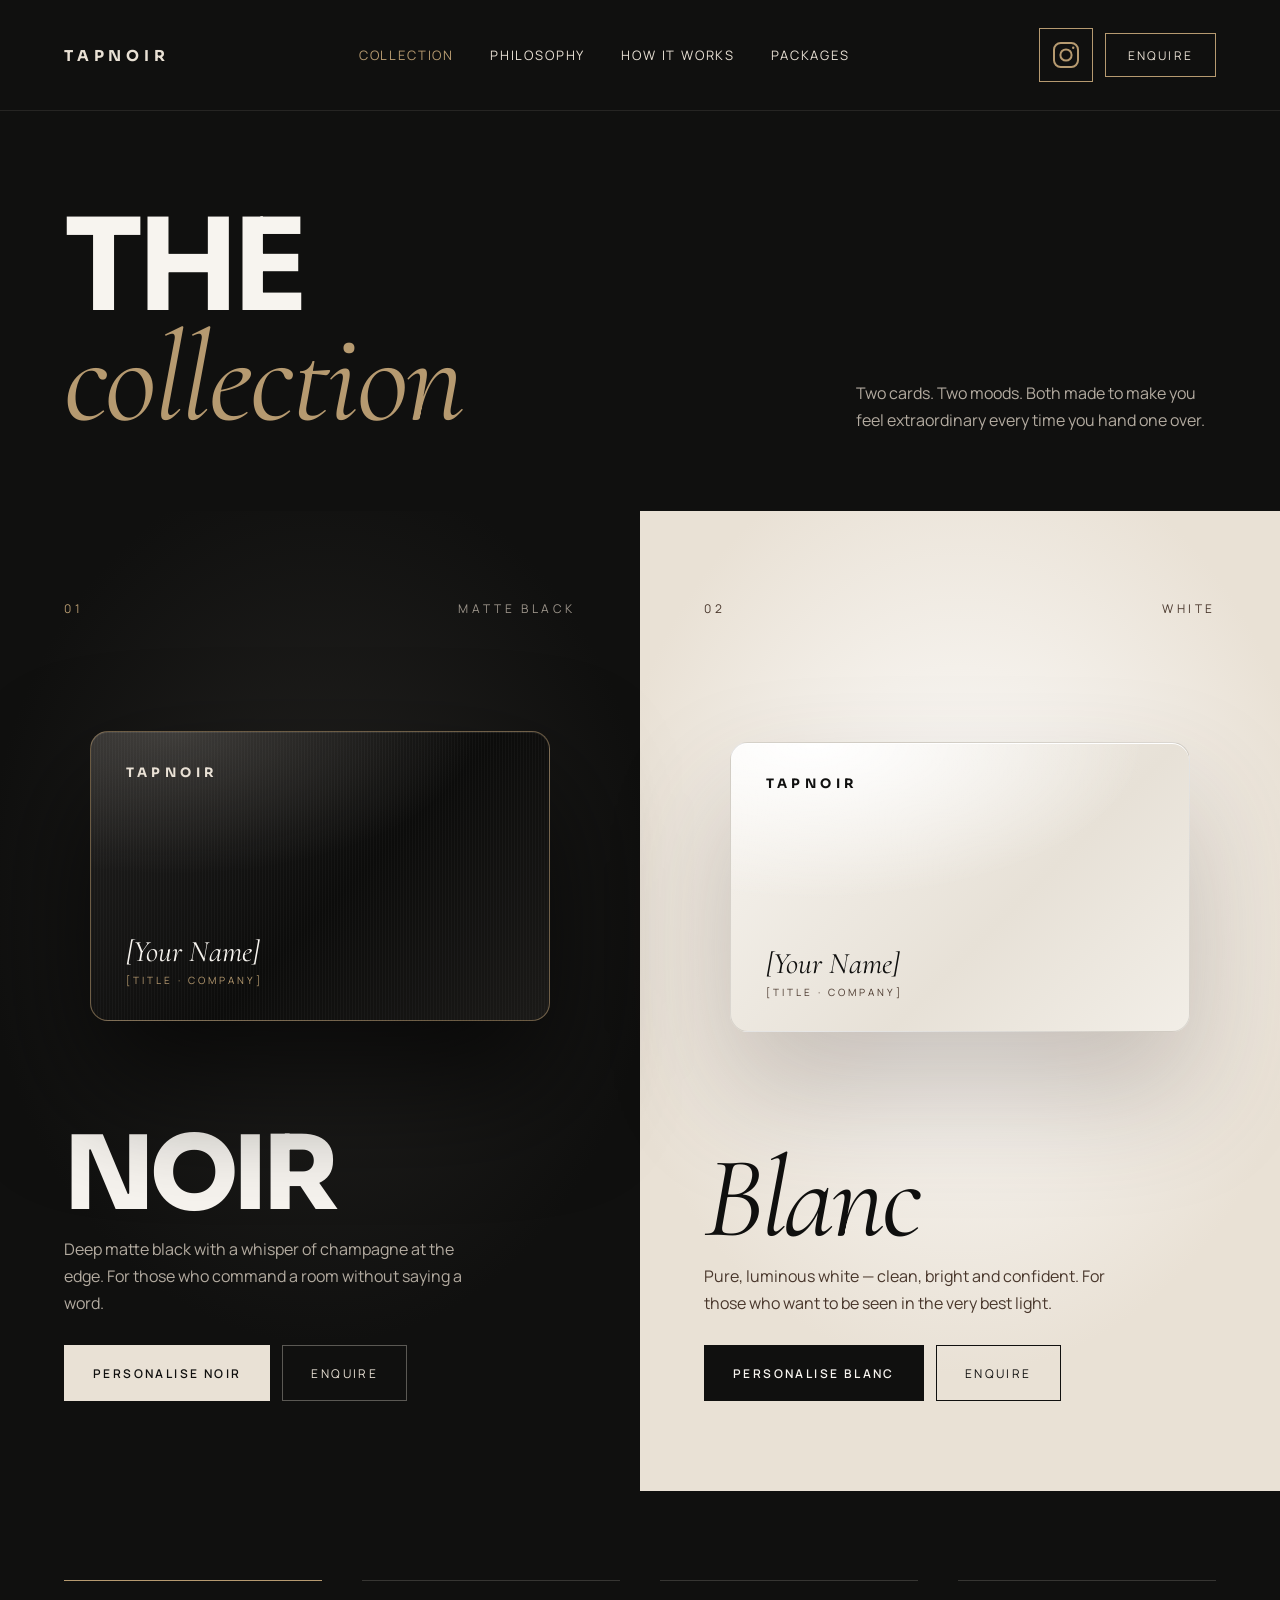
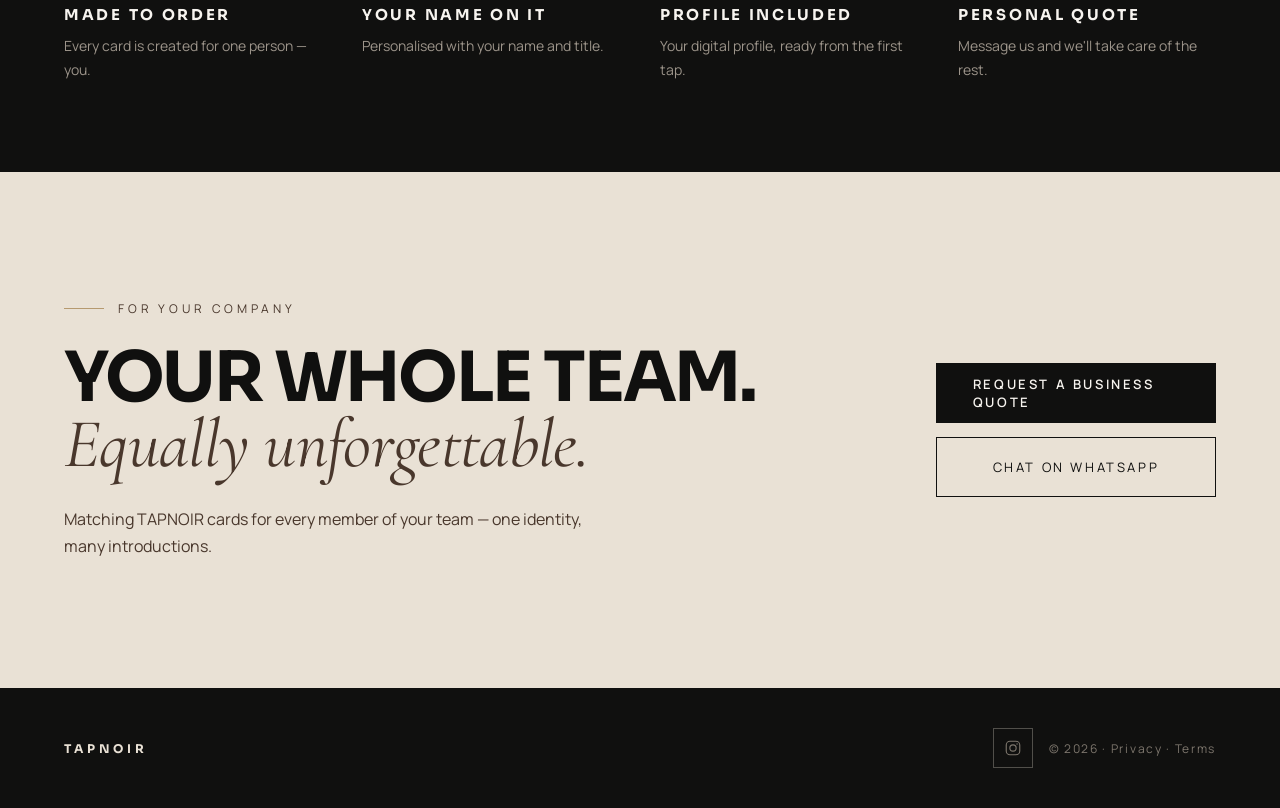
<file: collection.html>
<!doctype html>
<html lang="en">
<head>
<meta charset="utf-8">
<meta name="viewport" content="width=device-width, initial-scale=1">
<title>The Collection — Noir &amp; Blanc · TAPNOIR</title>
<meta name="description" content="Two cards. Two moods. TAPNOIR Noir in matte black and Blanc in pure white.">
<meta name="theme-color" content="#10100F">
<link rel="preconnect" href="https://fonts.googleapis.com">
<link rel="preconnect" href="https://fonts.gstatic.com" crossorigin>
<link href="https://fonts.googleapis.com/css2?family=Sora:wght@300;400;600;700;800&family=Cormorant+Garamond:ital,wght@0,400;0,500;1,400;1,500&family=Manrope:wght@400;500;600&display=swap" rel="stylesheet">
<link rel="stylesheet" href="assets/styles.css?v=6">
</head>
<body>
<a class="skip" href="#content">Skip to content</a>
<header class="site-header">
  <div class="wrap">
    <a class="brand" href="index.html" aria-label="TAPNOIR home">TAPNOIR</a>
    <button class="menu-btn" type="button" aria-expanded="false" aria-controls="nav" aria-label="Open menu"><span></span></button>
    <nav class="nav" id="nav" aria-label="Main">
      <a href="collection.html" aria-current="page">Collection</a>
      <a href="about.html">Philosophy</a>
      <a href="index.html#how">How it works</a>
      <a href="packages.html">Packages</a>
      <a class="nav-cta" href="contact.html">Enquire</a>
    </nav>
    <div class="header-actions">
      <a class="ig-link" href="https://instagram.com/tapnoir" target="_blank" rel="noopener" aria-label="TAPNOIR on Instagram"><svg aria-hidden="true" width="18" height="18" viewBox="0 0 24 24" fill="none" stroke="currentColor" stroke-width="1.5" stroke-linecap="round" stroke-linejoin="round"><rect x="3" y="3" width="18" height="18" rx="5"/><circle cx="12" cy="12" r="4.2"/><circle cx="17.4" cy="6.6" r="0.9" fill="currentColor" stroke="none"/></svg></a>
      <a class="header-cta" href="contact.html">Enquire</a>
    </div>
  </div>
</header>
<main id="content">

  <section class="wrap" style="padding-top: clamp(64px, 8vw, 120px); padding-bottom: clamp(56px, 6vw, 88px); display: flex; flex-wrap: wrap; justify-content: space-between; align-items: flex-end; gap: 32px">
    <h1 class="display rise" style="font-size: clamp(3.4rem, 10vw, 10rem); line-height: 0.85; letter-spacing: -0.05em">The<br><em style="letter-spacing: -0.02em">collection</em></h1>
    <p class="lead" style="max-width: 360px">Two cards. Two moods. Both made to make you feel extraordinary every time you hand one over.</p>
  </section>

  <!-- NOIR / BLANC -->
  <section class="split" aria-label="Finishes">
    <article class="split-half split-noir">
      <div class="split-meta"><span style="color: var(--gold)">01</span><span style="color: var(--muted-2)">Matte black</span></div>
      <div class="split-stage" aria-hidden="true">
        <div class="float-ta" style="width: min(460px, 90%)">
          <div class="nfc f-black" style="box-shadow: 0 60px 120px rgba(0,0,0,.7), inset 0 1px 0 rgba(255,255,255,.08)">
            <span class="c-brand">TAPNOIR</span>
            <div class="c-bottom"><span class="c-name" style="color: #F7F4EF">[Your Name]</span><span class="c-title">[Title · Company]</span></div>
          </div>
        </div>
      </div>
      <div class="stack" style="gap: 20px">
        <h2 style="margin: 0; font-family: var(--sans); font-weight: 800; font-size: clamp(4rem, 8vw, 7.5rem); line-height: 0.8; letter-spacing: -0.05em; text-transform: uppercase; color: var(--porcelain)">Noir</h2>
        <p class="lead" style="max-width: 420px">Deep matte black with a whisper of champagne at the edge. For those who command a room without saying a word.</p>
        <div style="display: flex; flex-wrap: wrap; gap: 12px; margin-top: 8px">
          <a class="btn btn-ivory btn-sm" href="product.html?finish=noir">Personalise Noir</a>
          <a class="btn btn-ghost btn-sm" href="contact.html">Enquire</a>
        </div>
      </div>
    </article>
    <article class="split-half split-blanc">
      <div class="split-meta" style="color: var(--espresso)"><span>02</span><span>White</span></div>
      <div class="split-stage" aria-hidden="true">
        <div class="float-tb" style="width: min(460px, 90%)">
          <div class="nfc f-white" style="box-shadow: 0 60px 120px rgba(73,55,44,.28), inset 0 1px 0 #fff">
            <span class="c-brand">TAPNOIR</span>
            <div class="c-bottom"><span class="c-name">[Your Name]</span><span class="c-title">[Title · Company]</span></div>
          </div>
        </div>
      </div>
      <div class="stack" style="gap: 20px">
        <h2 style="margin: 0; font-family: var(--serif); font-style: italic; font-weight: 400; font-size: clamp(4.6rem, 9vw, 8.5rem); line-height: 0.75; letter-spacing: -0.03em">Blanc</h2>
        <p class="lead" style="max-width: 420px; color: var(--espresso)">Pure, luminous white — clean, bright and confident. For those who want to be seen in the very best light.</p>
        <div style="display: flex; flex-wrap: wrap; gap: 12px; margin-top: 8px">
          <a class="btn btn-black btn-sm" href="product.html?finish=blanc">Personalise Blanc</a>
          <a class="btn btn-dark btn-sm" href="contact.html">Enquire</a>
        </div>
      </div>
    </article>
  </section>

  <!-- PROMISE STRIP -->
  <section class="wrap promise" style="padding-top: clamp(64px, 7vw, 100px); padding-bottom: clamp(64px, 7vw, 100px)">
    <div><strong>Made to order</strong><span>Every card is created for one person — you.</span></div>
    <div><strong>Your name on it</strong><span>Personalised with your name and title.</span></div>
    <div><strong>Profile included</strong><span>Your digital profile, ready from the first tap.</span></div>
    <div><strong>Personal quote</strong><span>Message us and we'll take care of the rest.</span></div>
  </section>

  <section class="bg-ivory on-light">
    <div class="wrap" style="padding-top: clamp(80px, 10vw, 150px); padding-bottom: clamp(80px, 10vw, 150px); display: flex; flex-wrap: wrap; align-items: center; justify-content: space-between; gap: 48px">
      <div style="flex: 999 1 560px; display: flex; flex-direction: column; gap: 28px">
        <p class="eyebrow">For your company</p>
        <h2 class="display">Your whole team.<br><em>Equally unforgettable.</em></h2>
        <p class="lead" style="max-width: 520px">Matching TAPNOIR cards for every member of your team — one identity, many introductions.</p>
      </div>
      <div style="flex: 1 1 280px; display: flex; flex-direction: column; gap: 14px">
        <a class="btn btn-black btn-lg" href="contact.html?interest=business">Request a business quote</a>
        <a class="btn btn-dark btn-lg" href="https://wa.me/918955773505">Chat on WhatsApp</a>
      </div>
    </div>
  </section>
</main>
<footer class="mini-footer" style="border-top: 0">
  <div class="wrap">
    <span class="brand">TAPNOIR</span>
    <span class="footer-social"><a class="ig-link" href="https://instagram.com/tapnoir" target="_blank" rel="noopener" aria-label="TAPNOIR on Instagram"><svg aria-hidden="true" width="18" height="18" viewBox="0 0 24 24" fill="none" stroke="currentColor" stroke-width="1.5" stroke-linecap="round" stroke-linejoin="round"><rect x="3" y="3" width="18" height="18" rx="5"/><circle cx="12" cy="12" r="4.2"/><circle cx="17.4" cy="6.6" r="0.9" fill="currentColor" stroke="none"/></svg></a></span>
    <span>© <span data-year>2026</span> · <a href="#">Privacy</a> · <a href="#">Terms</a></span>
  </div>
</footer>
<script src="assets/main.js?v=6"></script>
</body>
</html>
</file>
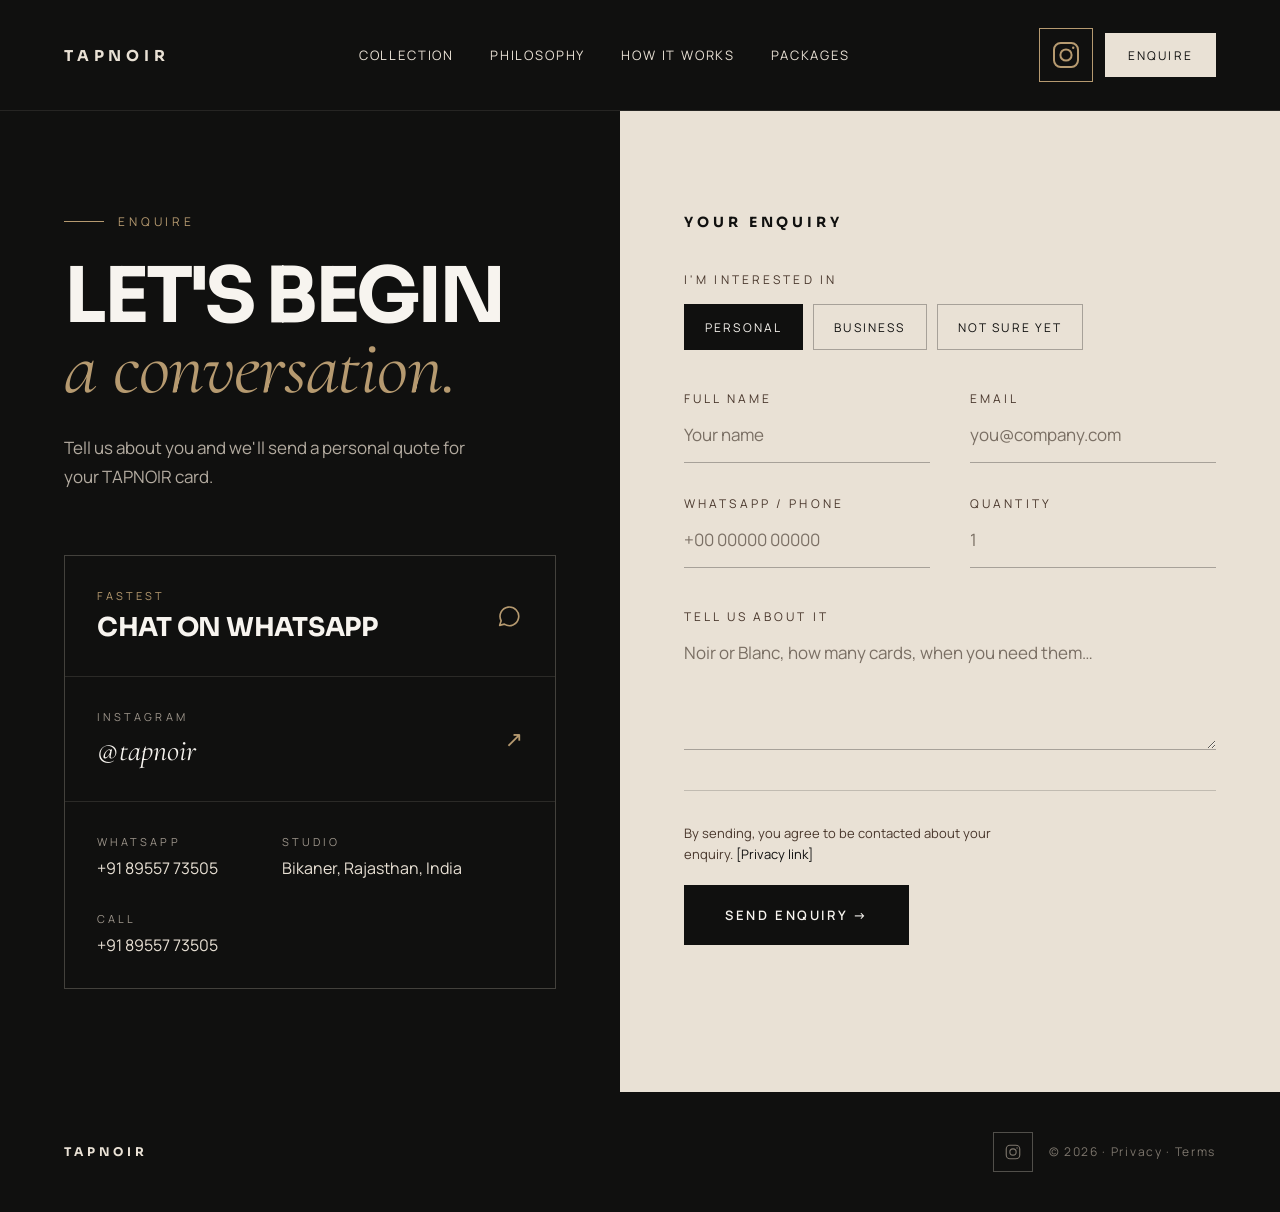
<file: contact.html>
<!doctype html>
<html lang="en">
<head>
<meta charset="utf-8">
<meta name="viewport" content="width=device-width, initial-scale=1">
<title>Enquire · TAPNOIR</title>
<meta name="description" content="Tell us about you and we'll send a personal quote for your TAPNOIR card.">
<meta name="theme-color" content="#10100F">
<link rel="preconnect" href="https://fonts.googleapis.com">
<link rel="preconnect" href="https://fonts.gstatic.com" crossorigin>
<link href="https://fonts.googleapis.com/css2?family=Sora:wght@300;400;600;700;800&family=Cormorant+Garamond:ital,wght@0,400;0,500;1,400;1,500&family=Manrope:wght@400;500;600&display=swap" rel="stylesheet">
<link rel="stylesheet" href="assets/styles.css?v=6">
</head>
<body>
<a class="skip" href="#content">Skip to content</a>
<header class="site-header">
  <div class="wrap">
    <a class="brand" href="index.html" aria-label="TAPNOIR home">TAPNOIR</a>
    <button class="menu-btn" type="button" aria-expanded="false" aria-controls="nav" aria-label="Open menu"><span></span></button>
    <nav class="nav" id="nav" aria-label="Main">
      <a href="collection.html">Collection</a>
      <a href="about.html">Philosophy</a>
      <a href="index.html#how">How it works</a>
      <a href="packages.html">Packages</a>
      <a class="nav-cta" href="contact.html" aria-current="page">Enquire</a>
    </nav>
    <div class="header-actions">
      <a class="ig-link" href="https://instagram.com/tapnoir" target="_blank" rel="noopener" aria-label="TAPNOIR on Instagram"><svg aria-hidden="true" width="18" height="18" viewBox="0 0 24 24" fill="none" stroke="currentColor" stroke-width="1.5" stroke-linecap="round" stroke-linejoin="round"><rect x="3" y="3" width="18" height="18" rx="5"/><circle cx="12" cy="12" r="4.2"/><circle cx="17.4" cy="6.6" r="0.9" fill="currentColor" stroke="none"/></svg></a>
      <a class="header-cta" href="contact.html" aria-current="page">Enquire</a>
    </div>
  </div>
</header>
<main id="content" style="display: flex; flex-wrap: wrap">

  <section style="flex: 1 1 520px; min-width: 0; padding: clamp(64px, 8vw, 120px) var(--gutter); display: flex; flex-direction: column; justify-content: space-between; gap: 64px">
    <div class="stack" style="gap: 32px">
      <p class="eyebrow">Enquire</p>
      <h1 class="display rise" style="font-size: clamp(3rem, 6vw, 6.4rem); line-height: 0.9; letter-spacing: -0.045em">Let's begin<br><em style="letter-spacing: -0.015em">a conversation.</em></h1>
      <p class="lead" style="max-width: 420px; font-size: 17px">Tell us about you and we'll send a personal quote for your TAPNOIR card.</p>
    </div>
    <div class="contact-list">
      <a class="wa" href="https://wa.me/918955773505">
        <span class="stack" style="gap: 8px"><span style="font-size: 11px; letter-spacing: 0.28em; text-transform: uppercase; color: var(--gold)">Fastest</span><span style="font-family: var(--sans); font-weight: 700; font-size: 26px; letter-spacing: -0.01em; text-transform: uppercase; color: var(--porcelain)">Chat on WhatsApp</span></span>
        <svg aria-hidden="true" width="28" height="28" viewBox="0 0 24 24" fill="none" stroke="#B69A70" stroke-width="1.4" stroke-linecap="round" stroke-linejoin="round"><path d="M4 20l1.3-3.9A8 8 0 1 1 8 19l-4 1z"/></svg>
      </a>
      <a class="wa" href="https://instagram.com/tapnoir">
        <span class="stack" style="gap: 8px; min-width: 0"><span style="font-size: 11px; letter-spacing: 0.28em; text-transform: uppercase; color: var(--muted-2)">Instagram</span><span style="font-family: var(--serif); font-style: italic; font-size: 30px; color: var(--porcelain); overflow-wrap: anywhere">@tapnoir</span></span>
        <span aria-hidden="true" style="color: var(--gold); font-size: 22px">↗</span>
      </a>
      <div style="display: flex; flex-wrap: wrap; gap: 32px 64px">
        <span class="stack" style="gap: 8px"><span style="font-size: 11px; letter-spacing: 0.28em; text-transform: uppercase; color: var(--muted-2)">WhatsApp</span><span style="font-size: 16px"><a href="https://wa.me/918955773505">+91 89557 73505</a></span></span>
        <span class="stack" style="gap: 8px"><span style="font-size: 11px; letter-spacing: 0.28em; text-transform: uppercase; color: var(--muted-2)">Studio</span><span style="font-size: 16px">Bikaner, Rajasthan, India</span></span>
        <span class="stack" style="gap: 8px"><span style="font-size: 11px; letter-spacing: 0.28em; text-transform: uppercase; color: var(--muted-2)">Call</span><a href="tel:+918955773505" style="font-size: 16px">+91 89557 73505</a></span>
      </div>
    </div>
  </section>

  <section class="bg-ivory on-light" style="flex: 1 1 560px; min-width: 0; padding: clamp(64px, 8vw, 120px) clamp(20px, 5vw, 80px)">
    <div data-sent hidden tabindex="-1" class="rise" style="min-height: min(900px, 80vh); display: flex; flex-direction: column; justify-content: center; gap: 28px; outline: none" aria-live="polite">
      <span class="eyebrow" style="font-size: 12px">Received</span>
      <h2 class="display" style="font-size: clamp(2.6rem, 4.6vw, 4.6rem)">Thank you,<br><em><span data-thanks-name>friend</span>.</em></h2>
      <p class="lead" style="max-width: 420px; font-size: 17px">We'll be in touch personally. In the meantime, explore the collection.</p>
      <div style="display: flex; flex-wrap: wrap; gap: 14px">
        <a class="btn btn-black btn-sm" href="collection.html">View collection</a>
        <button class="btn btn-dark btn-sm" type="button" data-reset>New enquiry</button>
      </div>
    </div>

    <form id="enquiry" novalidate style="display: flex; flex-direction: column; gap: 40px">
      <h2 style="margin: 0; font-family: var(--sans); font-weight: 700; font-size: 14px; letter-spacing: 0.28em; text-transform: uppercase">Your enquiry</h2>
      <fieldset style="margin: 0; padding: 0; border: 0">
        <legend class="fld-label" style="padding: 0; margin-bottom: 16px">I'm interested in</legend>
        <input type="hidden" name="interest" id="interest" value="Personal">
        <div style="display: flex; flex-wrap: wrap; gap: 10px">
          <button type="button" class="chip light" data-interest="Personal" aria-pressed="true">Personal</button>
          <button type="button" class="chip light" data-interest="Business" aria-pressed="false">Business</button>
          <button type="button" class="chip light" data-interest="Not sure yet" aria-pressed="false">Not sure yet</button>
        </div>
      </fieldset>
      <div style="display: grid; grid-template-columns: repeat(auto-fit, minmax(240px, 1fr)); gap: 32px 40px">
        <div class="stack"><label class="fld-label" for="cn">Full name</label><input id="cn" name="name" class="fld" type="text" placeholder="Your name" autocomplete="name" required></div>
        <div class="stack"><label class="fld-label" for="ce">Email</label><input id="ce" name="email" class="fld" type="email" placeholder="you@company.com" autocomplete="email" required></div>
        <div class="stack"><label class="fld-label" for="cp">WhatsApp / phone</label><input id="cp" name="phone" class="fld" type="tel" placeholder="+00 00000 00000" autocomplete="tel"></div>
        <div class="stack"><label class="fld-label" for="cq">Quantity</label><input id="cq" name="quantity" class="fld" type="number" min="1" placeholder="1" inputmode="numeric"></div>
      </div>
      <div class="stack"><label class="fld-label" for="cm">Tell us about it</label><textarea id="cm" name="message" class="fld" rows="4" placeholder="Noir or Blanc, how many cards, when you need them…" style="resize: vertical"></textarea></div>
      <div style="display: flex; flex-wrap: wrap; align-items: center; justify-content: space-between; gap: 20px; border-top: 1px solid var(--line-light); padding-top: 32px">
        <span style="font-size: 13px; line-height: 1.6; color: var(--espresso); max-width: 320px">By sending, you agree to be contacted about your enquiry. <a href="#">[Privacy link]</a></span>
        <button type="submit" class="btn btn-black btn-lg" style="padding: 0 40px">Send enquiry →</button>
      </div>
    </form>
  </section>
</main>
<footer class="mini-footer" style="border-top: 0">
  <div class="wrap">
    <span class="brand">TAPNOIR</span>
    <span class="footer-social"><a class="ig-link" href="https://instagram.com/tapnoir" target="_blank" rel="noopener" aria-label="TAPNOIR on Instagram"><svg aria-hidden="true" width="18" height="18" viewBox="0 0 24 24" fill="none" stroke="currentColor" stroke-width="1.5" stroke-linecap="round" stroke-linejoin="round"><rect x="3" y="3" width="18" height="18" rx="5"/><circle cx="12" cy="12" r="4.2"/><circle cx="17.4" cy="6.6" r="0.9" fill="currentColor" stroke="none"/></svg></a></span>
    <span>© <span data-year>2026</span> · <a href="#">Privacy</a> · <a href="#">Terms</a></span>
  </div>
</footer>
<script src="assets/main.js?v=6"></script>
</body>
</html>
</file>
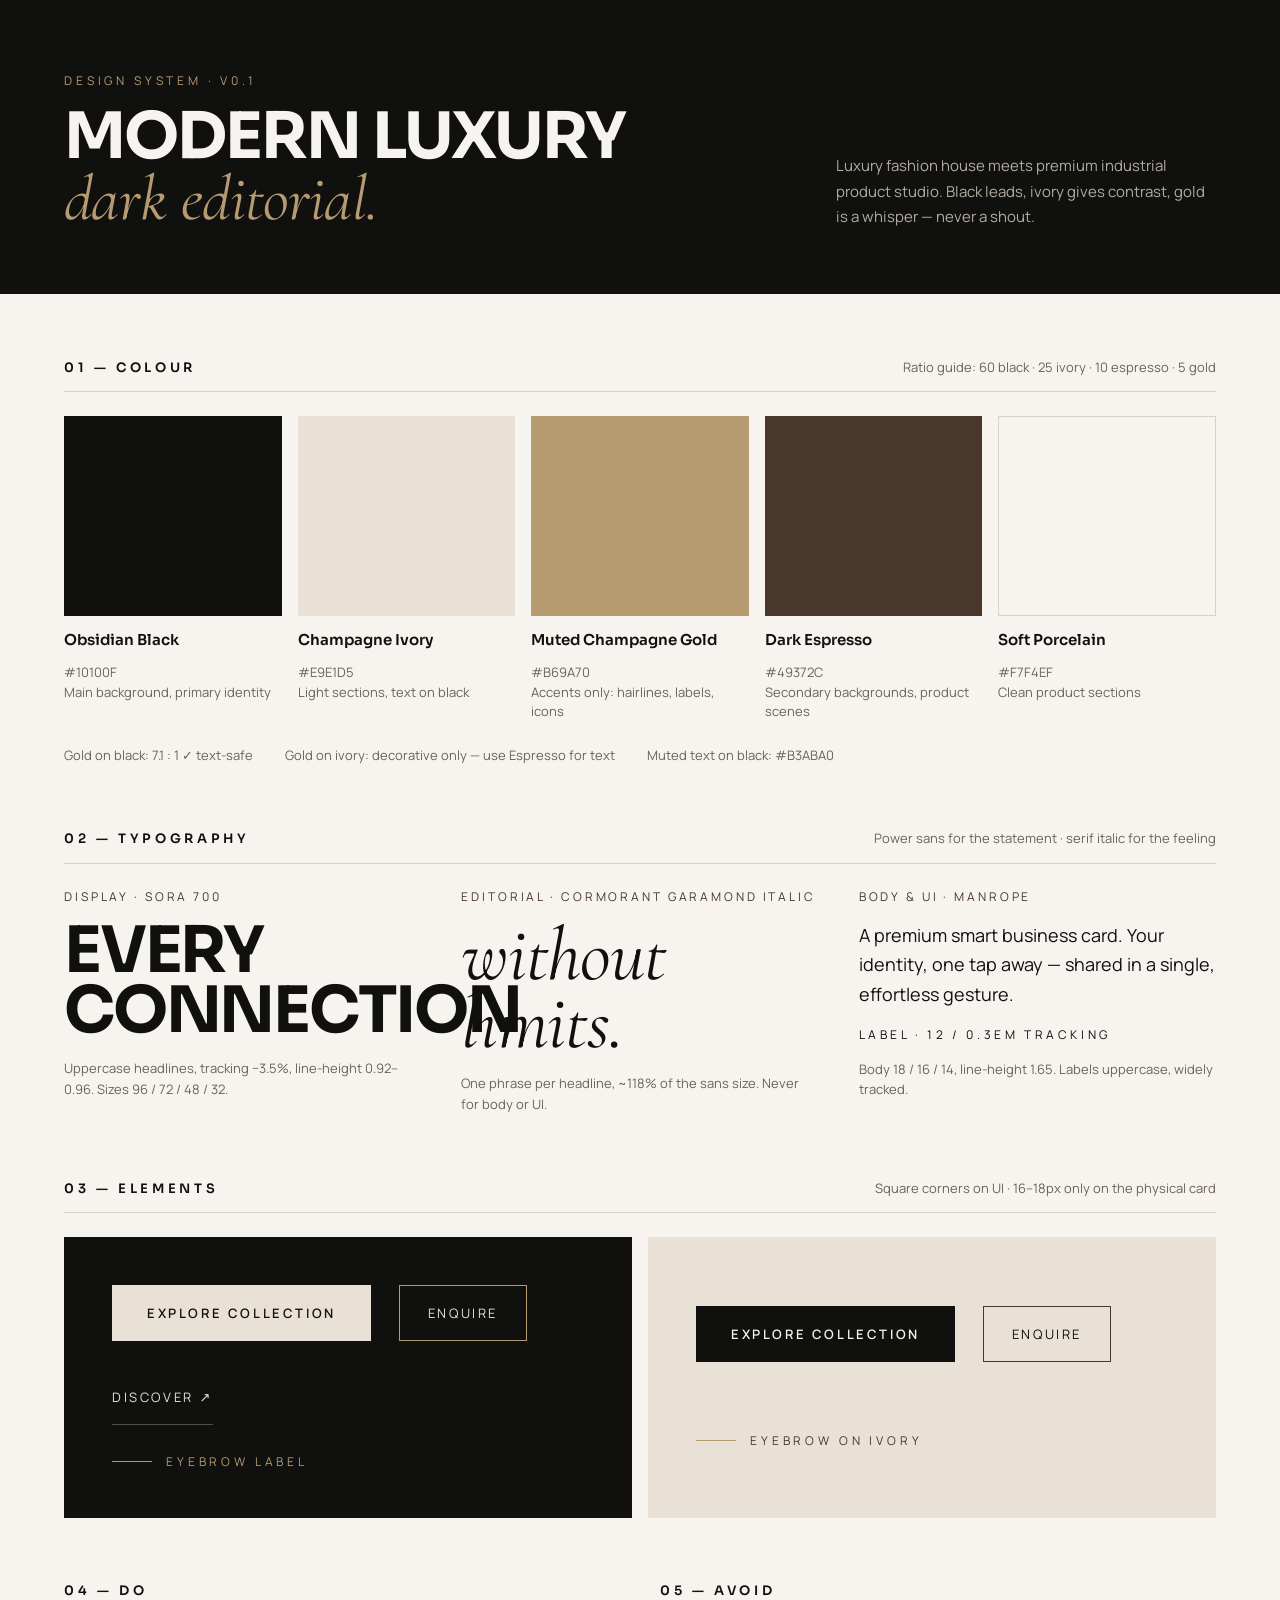
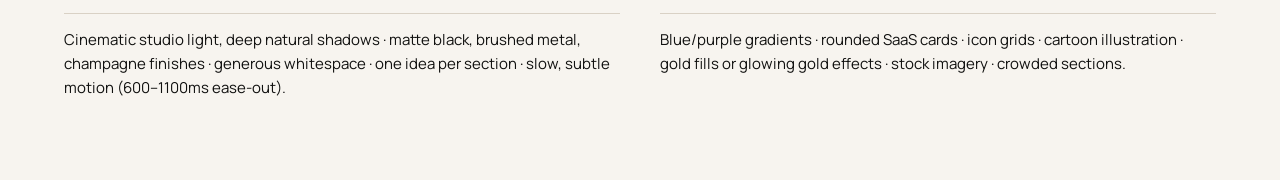
<file: design-system.html>
<!doctype html>
<html lang="en">
<head>
<meta charset="utf-8">
<meta name="viewport" content="width=device-width, initial-scale=1">
<title>Design system · TAPNOIR</title>
<meta name="robots" content="noindex">
<meta name="theme-color" content="#10100F">
<link rel="preconnect" href="https://fonts.googleapis.com">
<link rel="preconnect" href="https://fonts.gstatic.com" crossorigin>
<link href="https://fonts.googleapis.com/css2?family=Sora:wght@300;400;600;700;800&family=Cormorant+Garamond:ital,wght@0,400;0,500;1,400;1,500&family=Manrope:wght@400;500;600&display=swap" rel="stylesheet">
<link rel="stylesheet" href="assets/styles.css?v=6">
</head>
<body style="background: var(--porcelain); color: var(--black)">
<main class="on-light">

  <header class="bg-black">
    <div class="wrap" style="padding-top: 72px; padding-bottom: 64px; display: flex; flex-wrap: wrap; justify-content: space-between; align-items: flex-end; gap: 40px">
      <div class="stack" style="gap: 18px">
        <span class="label" style="letter-spacing: 0.32em; color: var(--gold)">Design system · v0.1</span>
        <h1 style="margin: 0; font-family: var(--sans); font-weight: 700; font-size: clamp(3rem, 5vw, 72px); line-height: 0.95; letter-spacing: -0.03em; text-transform: uppercase; color: var(--porcelain)">Modern luxury<br><span style="font-family: var(--serif); font-style: italic; font-weight: 400; text-transform: none; letter-spacing: -0.01em; color: var(--gold)">dark editorial.</span></h1>
      </div>
      <p style="margin: 0; max-width: 380px; font-size: 15px; line-height: 1.7; color: var(--muted)">Luxury fashion house meets premium industrial product studio. Black leads, ivory gives contrast, gold is a whisper — never a shout.</p>
    </div>
  </header>

  <section class="wrap stack" style="padding-top: 64px; gap: 24px">
    <div class="ds-head"><h2 class="ds-h">01 — Colour</h2><span class="ds-note">Ratio guide: 60 black · 25 ivory · 10 espresso · 5 gold</span></div>
    <div class="ds-swatches">
      <div><div class="ds-chip" style="background: #10100F"></div><strong style="font-family: var(--sans); font-weight: 600; font-size: 15px">Obsidian Black</strong><span class="ds-note">#10100F<br>Main background, primary identity</span></div>
      <div><div class="ds-chip" style="background: #E9E1D5"></div><strong style="font-family: var(--sans); font-weight: 600; font-size: 15px">Champagne Ivory</strong><span class="ds-note">#E9E1D5<br>Light sections, text on black</span></div>
      <div><div class="ds-chip" style="background: #B69A70"></div><strong style="font-family: var(--sans); font-weight: 600; font-size: 15px">Muted Champagne Gold</strong><span class="ds-note">#B69A70<br>Accents only: hairlines, labels, icons</span></div>
      <div><div class="ds-chip" style="background: #49372C"></div><strong style="font-family: var(--sans); font-weight: 600; font-size: 15px">Dark Espresso</strong><span class="ds-note">#49372C<br>Secondary backgrounds, product scenes</span></div>
      <div><div class="ds-chip" style="background: #F7F4EF; border: 1px solid #D9D1C5"></div><strong style="font-family: var(--sans); font-weight: 600; font-size: 15px">Soft Porcelain</strong><span class="ds-note">#F7F4EF<br>Clean product sections</span></div>
    </div>
    <div class="ds-note" style="display: flex; flex-wrap: wrap; gap: 8px 32px">
      <span>Gold on black: 7.1 : 1 ✓ text-safe</span>
      <span>Gold on ivory: decorative only — use Espresso for text</span>
      <span>Muted text on black: #B3ABA0</span>
    </div>
  </section>

  <section class="wrap stack" style="padding-top: 64px; gap: 24px">
    <div class="ds-head"><h2 class="ds-h">02 — Typography</h2><span class="ds-note">Power sans for the statement · serif italic for the feeling</span></div>
    <div style="display: grid; grid-template-columns: repeat(auto-fit, minmax(280px, 1fr)); gap: 40px">
      <div class="stack" style="gap: 16px">
        <span class="label" style="letter-spacing: 0.24em; color: var(--espresso)">Display · Sora 700</span>
        <span style="font-family: var(--sans); font-weight: 700; font-size: 64px; line-height: 0.95; letter-spacing: -0.035em; text-transform: uppercase">Every<br>connection</span>
        <span class="ds-note" style="line-height: 1.6">Uppercase headlines, tracking −3.5%, line-height 0.92–0.96. Sizes 96 / 72 / 48 / 32.</span>
      </div>
      <div class="stack" style="gap: 16px">
        <span class="label" style="letter-spacing: 0.24em; color: var(--espresso)">Editorial · Cormorant Garamond Italic</span>
        <span style="font-family: var(--serif); font-style: italic; font-size: 76px; line-height: 0.9; letter-spacing: -0.01em">without limits.</span>
        <span class="ds-note" style="line-height: 1.6">One phrase per headline, ~118% of the sans size. Never for body or UI.</span>
      </div>
      <div class="stack" style="gap: 16px">
        <span class="label" style="letter-spacing: 0.24em; color: var(--espresso)">Body &amp; UI · Manrope</span>
        <span style="font-size: 18px; line-height: 1.65">A premium smart business card. Your identity, one tap away — shared in a single, effortless gesture.</span>
        <span style="font-size: 12px; letter-spacing: 0.3em; text-transform: uppercase">Label · 12 / 0.3em tracking</span>
        <span class="ds-note" style="line-height: 1.6">Body 18 / 16 / 14, line-height 1.65. Labels uppercase, widely tracked.</span>
      </div>
    </div>
  </section>

  <section class="wrap stack" style="padding-top: 64px; gap: 24px">
    <div class="ds-head"><h2 class="ds-h">03 — Elements</h2><span class="ds-note">Square corners on UI · 16–18px only on the physical card</span></div>
    <div style="display: grid; grid-template-columns: repeat(auto-fit, minmax(min(100%, 480px), 1fr)); gap: 16px">
      <div class="bg-black" style="padding: 48px; display: flex; flex-wrap: wrap; align-items: center; gap: 28px">
        <a class="btn btn-ivory" href="#">Explore collection</a>
        <a class="btn btn-gold" href="#" style="padding: 0 28px">Enquire</a>
        <a class="link-line" href="#" style="min-height: 56px">Discover ↗</a>
        <p class="eyebrow" style="width: 100%">Eyebrow label</p>
      </div>
      <div class="bg-ivory" style="padding: 48px; display: flex; flex-wrap: wrap; align-items: center; gap: 28px">
        <a class="btn btn-black" href="#">Explore collection</a>
        <a class="btn btn-dark" href="#" style="padding: 0 28px; border-color: var(--espresso)">Enquire</a>
        <p class="eyebrow dark" style="width: 100%">Eyebrow on ivory</p>
      </div>
    </div>
  </section>

  <section class="wrap" style="padding-top: 64px; padding-bottom: 80px; display: grid; grid-template-columns: repeat(auto-fit, minmax(280px, 1fr)); gap: 40px">
    <div class="stack" style="gap: 14px">
      <h2 class="ds-h" style="border-bottom: 1px solid #D9D1C5; padding-bottom: 14px">04 — Do</h2>
      <span style="font-size: 15px; line-height: 1.6">Cinematic studio light, deep natural shadows · matte black, brushed metal, champagne finishes · generous whitespace · one idea per section · slow, subtle motion (600–1100ms ease-out).</span>
    </div>
    <div class="stack" style="gap: 14px">
      <h2 class="ds-h" style="border-bottom: 1px solid #D9D1C5; padding-bottom: 14px">05 — Avoid</h2>
      <span style="font-size: 15px; line-height: 1.6">Blue/purple gradients · rounded SaaS cards · icon grids · cartoon illustration · gold fills or glowing gold effects · stock imagery · crowded sections.</span>
    </div>
  </section>
</main>
</body>
</html>
</file>
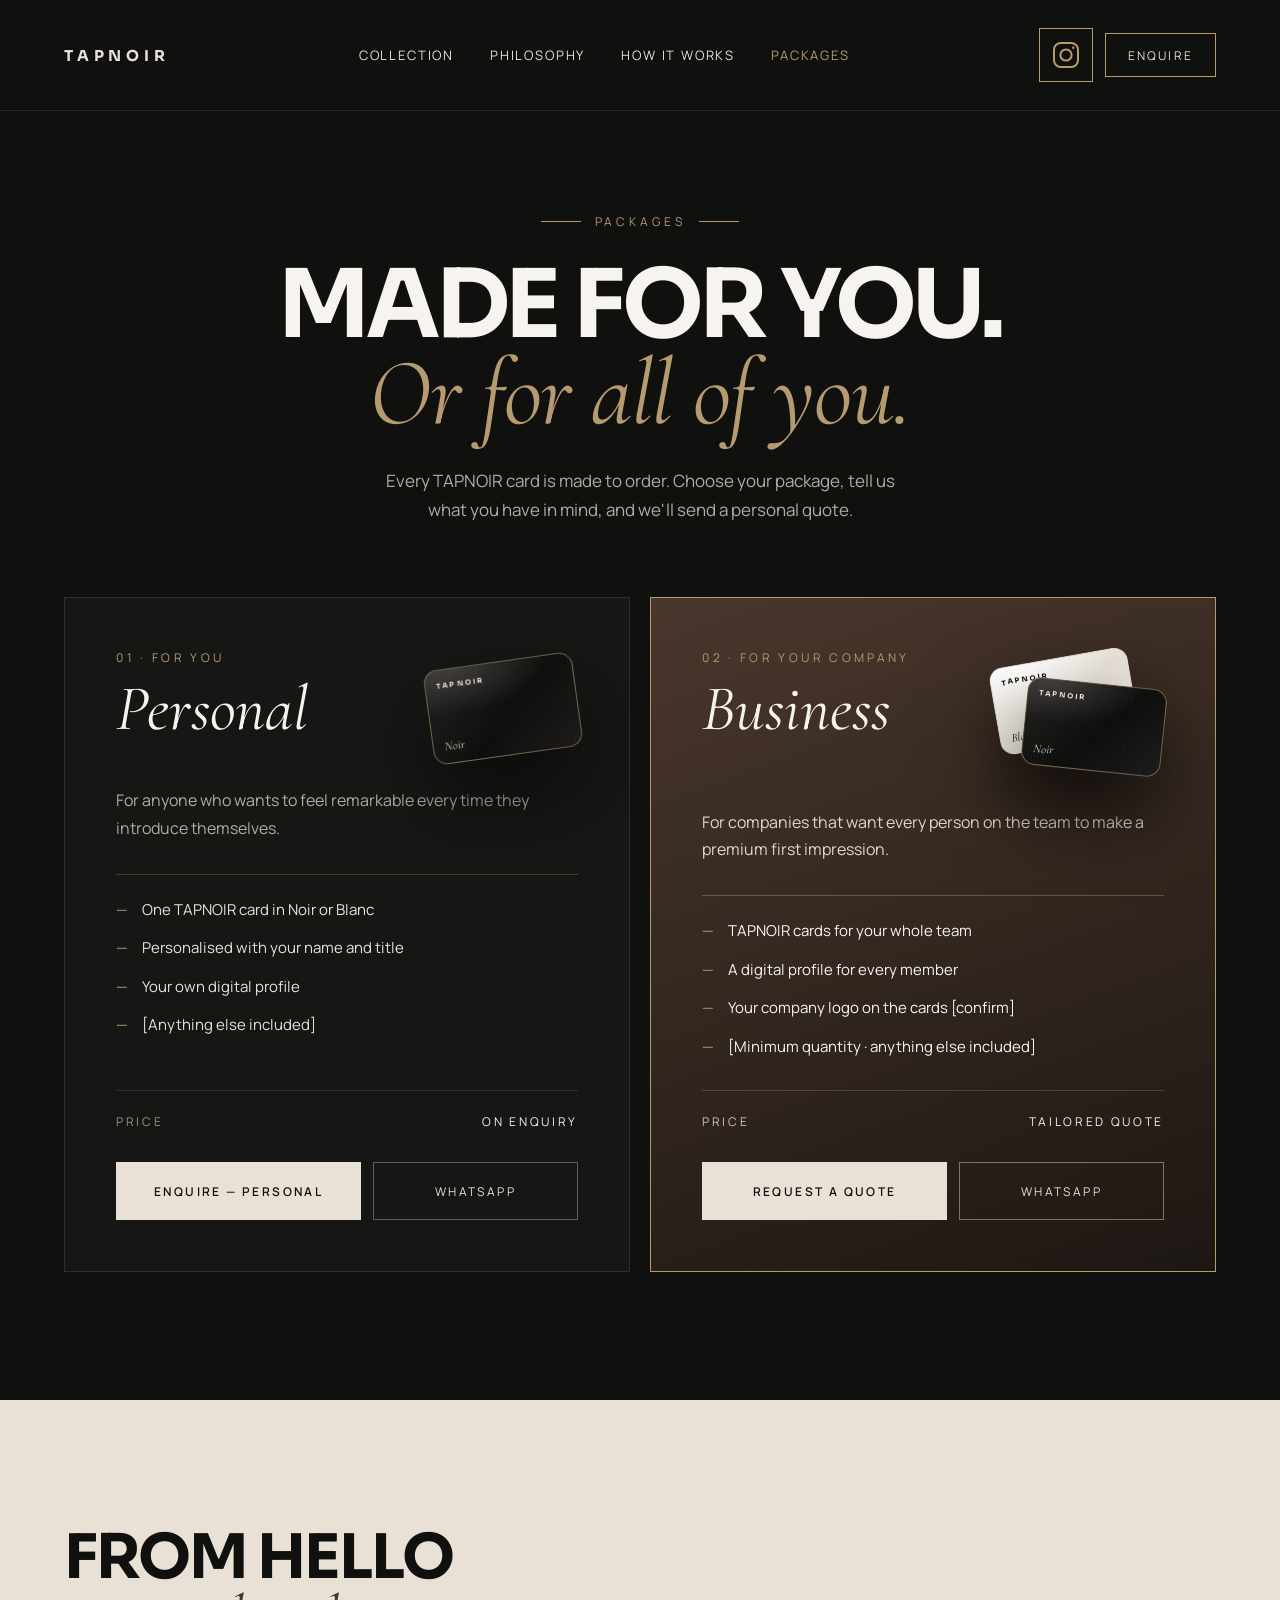
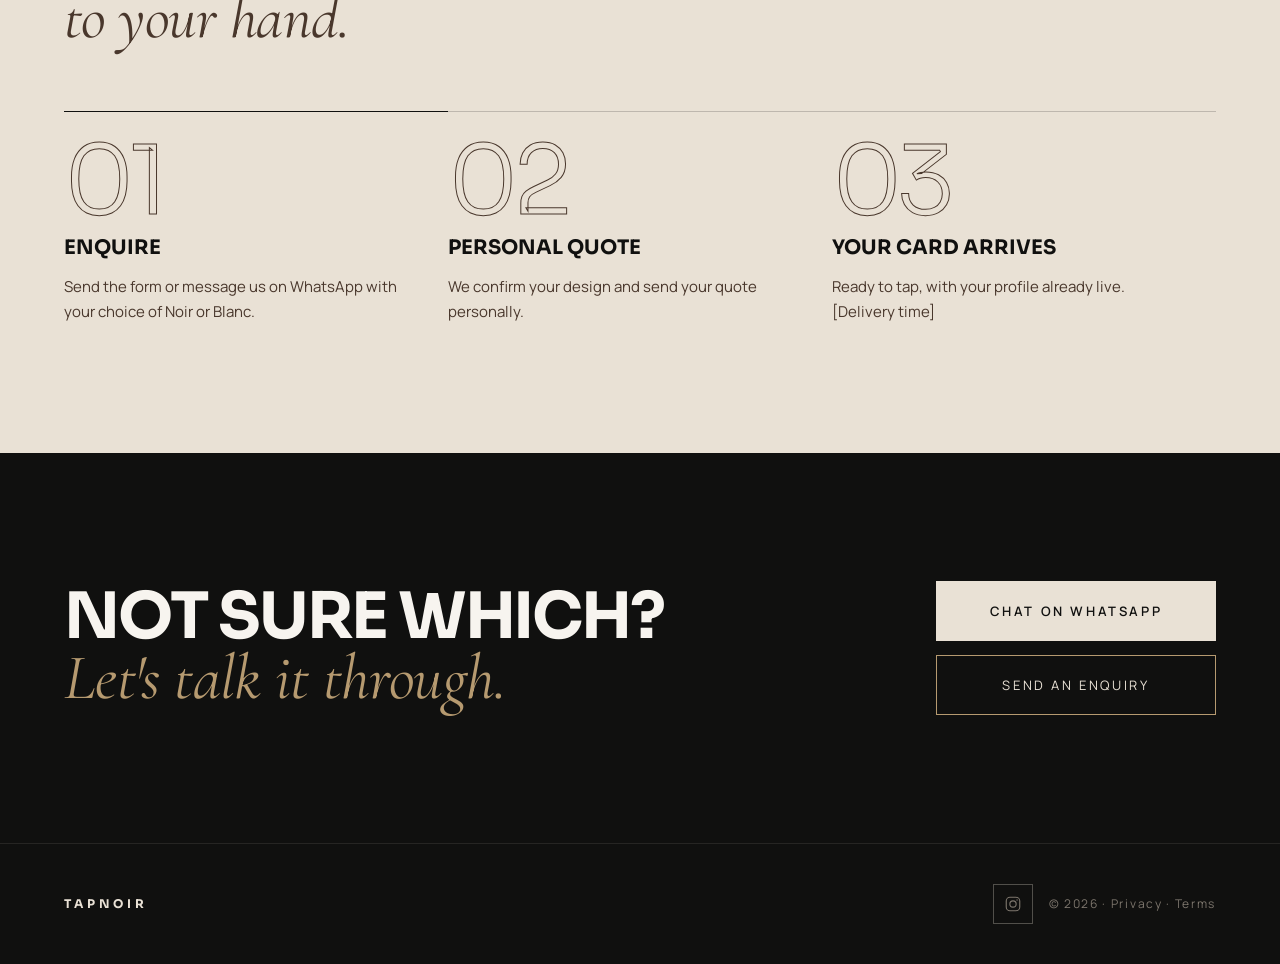
<file: packages.html>
<!doctype html>
<html lang="en">
<head>
<meta charset="utf-8">
<meta name="viewport" content="width=device-width, initial-scale=1">
<title>Packages — Personal &amp; Business · TAPNOIR</title>
<meta name="description" content="TAPNOIR Personal and Business packages. Every card is made to order, with a personal quote.">
<meta name="theme-color" content="#10100F">
<link rel="preconnect" href="https://fonts.googleapis.com">
<link rel="preconnect" href="https://fonts.gstatic.com" crossorigin>
<link href="https://fonts.googleapis.com/css2?family=Sora:wght@300;400;600;700;800&family=Cormorant+Garamond:ital,wght@0,400;0,500;1,400;1,500&family=Manrope:wght@400;500;600&display=swap" rel="stylesheet">
<link rel="stylesheet" href="assets/styles.css?v=6">
</head>
<body>
<a class="skip" href="#content">Skip to content</a>
<header class="site-header">
  <div class="wrap">
    <a class="brand" href="index.html" aria-label="TAPNOIR home">TAPNOIR</a>
    <button class="menu-btn" type="button" aria-expanded="false" aria-controls="nav" aria-label="Open menu"><span></span></button>
    <nav class="nav" id="nav" aria-label="Main">
      <a href="collection.html">Collection</a>
      <a href="about.html">Philosophy</a>
      <a href="index.html#how">How it works</a>
      <a href="packages.html" aria-current="page">Packages</a>
      <a class="nav-cta" href="contact.html">Enquire</a>
    </nav>
    <div class="header-actions">
      <a class="ig-link" href="https://instagram.com/tapnoir" target="_blank" rel="noopener" aria-label="TAPNOIR on Instagram"><svg aria-hidden="true" width="18" height="18" viewBox="0 0 24 24" fill="none" stroke="currentColor" stroke-width="1.5" stroke-linecap="round" stroke-linejoin="round"><rect x="3" y="3" width="18" height="18" rx="5"/><circle cx="12" cy="12" r="4.2"/><circle cx="17.4" cy="6.6" r="0.9" fill="currentColor" stroke="none"/></svg></a>
      <a class="header-cta" href="contact.html">Enquire</a>
    </div>
  </div>
</header>
<main id="content">

  <section class="wrap" style="padding-top: clamp(64px, 8vw, 120px); padding-bottom: 72px; display: flex; flex-direction: column; align-items: center; text-align: center; gap: 32px">
    <p class="eyebrow both">Packages</p>
    <h1 class="display rise" style="font-size: clamp(3rem, 7.4vw, 7.4rem); line-height: 0.9; letter-spacing: -0.045em">Made for you.<br><em style="letter-spacing: -0.015em">Or for all of you.</em></h1>
    <p class="lead" style="max-width: 520px; font-size: 17px">Every TAPNOIR card is made to order. Choose your package, tell us what you have in mind, and we'll send a personal quote.</p>
  </section>

  <section class="wrap" style="padding-bottom: clamp(80px, 10vw, 140px)">
    <div style="display: grid; grid-template-columns: repeat(auto-fit, minmax(min(100%, 480px), 1fr)); gap: 20px">

      <article class="pk pk-personal">
        <div style="display: flex; justify-content: space-between; align-items: flex-start; gap: 24px">
          <div class="stack" style="gap: 14px">
            <span class="label" style="letter-spacing: 0.28em; color: var(--gold)">01 · For you</span>
            <h2 class="pk-name" style="margin: 0; font-weight: 400">Personal</h2>
          </div>
          <div class="pk-head-art" aria-hidden="true" style="width: 150px; flex-shrink: 0; transform: rotate(-8deg); margin-top: 12px">
            <div class="nfc mini-card f-black"><span class="c-brand">TAPNOIR</span><span class="c-name">Noir</span></div>
          </div>
        </div>
        <p class="lead" style="max-width: 460px">For anyone who wants to feel remarkable every time they introduce themselves.</p>
        <ul>
          <li>One TAPNOIR card in Noir or Blanc</li>
          <li>Personalised with your name and title</li>
          <li>Your own digital profile</li>
          <li>[Anything else included]</li>
        </ul>
        <div class="pk-price"><span style="color: var(--muted-2)">Price</span><span style="color: var(--porcelain)">On enquiry</span></div>
        <div style="display: flex; flex-wrap: wrap; gap: 12px">
          <a class="btn btn-ivory btn-sm" href="contact.html" style="flex: 1 1 200px; min-height: 58px">Enquire — Personal</a>
          <a class="btn btn-ghost btn-sm" href="https://wa.me/918955773505" style="flex: 1 1 160px; min-height: 58px">WhatsApp</a>
        </div>
      </article>

      <article class="pk pk-business">
        <div style="display: flex; justify-content: space-between; align-items: flex-start; gap: 24px">
          <div class="stack" style="gap: 14px">
            <span class="label" style="letter-spacing: 0.28em; color: var(--gold)">02 · For your company</span>
            <h2 class="pk-name" style="margin: 0; font-weight: 400">Business</h2>
          </div>
          <div class="pk-head-art" aria-hidden="true" style="position: relative; width: 170px; height: 120px; flex-shrink: 0; margin-top: 8px">
            <div style="position: absolute; right: 30px; top: 0; width: 140px; transform: rotate(-10deg)"><div class="nfc mini-card f-white"><span class="c-brand">TAPNOIR</span><span class="c-name">Blanc</span></div></div>
            <div style="position: absolute; right: 0; top: 26px; width: 140px; transform: rotate(6deg)"><div class="nfc mini-card f-black"><span class="c-brand">TAPNOIR</span><span class="c-name">Noir</span></div></div>
          </div>
        </div>
        <p class="lead" style="max-width: 460px; color: #E0D7CB">For companies that want every person on the team to make a premium first impression.</p>
        <ul style="border-top-color: rgba(182,154,112,0.4); color: var(--porcelain)">
          <li>TAPNOIR cards for your whole team</li>
          <li>A digital profile for every member</li>
          <li>Your company logo on the cards [confirm]</li>
          <li>[Minimum quantity · anything else included]</li>
        </ul>
        <div class="pk-price" style="border-top-color: rgba(233,225,213,0.18)"><span style="color: var(--sand)">Price</span><span style="color: var(--porcelain)">Tailored quote</span></div>
        <div style="display: flex; flex-wrap: wrap; gap: 12px">
          <a class="btn btn-ivory btn-sm" href="contact.html?interest=business" style="flex: 1 1 200px; min-height: 58px">Request a quote</a>
          <a class="btn btn-ghost btn-sm" href="https://wa.me/918955773505" style="flex: 1 1 160px; min-height: 58px; border-color: rgba(233,225,213,0.45)">WhatsApp</a>
        </div>
      </article>
    </div>
  </section>

  <!-- HOW ORDERING WORKS -->
  <section class="bg-ivory on-light">
    <div class="wrap pad-sm stack" style="gap: 64px">
      <h2 class="display" style="font-size: clamp(2.4rem, 4.8vw, 4.8rem)">From hello<br><em>to your hand.</em></h2>
      <ol style="margin: 0; padding: 0; list-style: none; display: grid; grid-template-columns: repeat(auto-fit, minmax(260px, 1fr))">
        <li class="step-light"><span class="step-num" aria-hidden="true">01</span><strong>Enquire</strong><span>Send the form or message us on WhatsApp with your choice of Noir or Blanc.</span></li>
        <li class="step-light"><span class="step-num" aria-hidden="true">02</span><strong>Personal quote</strong><span>We confirm your design and send your quote personally.</span></li>
        <li class="step-light"><span class="step-num" aria-hidden="true">03</span><strong>Your card arrives</strong><span>Ready to tap, with your profile already live. [Delivery time]</span></li>
      </ol>
    </div>
  </section>

  <section class="bg-black">
    <div class="wrap pad-sm" style="display: flex; flex-wrap: wrap; align-items: center; justify-content: space-between; gap: 40px">
      <h2 class="display d-md" style="flex: 999 1 560px">Not sure which?<br><em>Let's talk it through.</em></h2>
      <div style="flex: 1 1 280px; display: flex; flex-direction: column; gap: 14px">
        <a class="btn btn-ivory btn-lg" href="https://wa.me/918955773505">Chat on WhatsApp</a>
        <a class="btn btn-gold btn-lg" href="contact.html?interest=unsure">Send an enquiry</a>
      </div>
    </div>
  </section>
</main>
<footer class="mini-footer">
  <div class="wrap">
    <span class="brand">TAPNOIR</span>
    <span class="footer-social"><a class="ig-link" href="https://instagram.com/tapnoir" target="_blank" rel="noopener" aria-label="TAPNOIR on Instagram"><svg aria-hidden="true" width="18" height="18" viewBox="0 0 24 24" fill="none" stroke="currentColor" stroke-width="1.5" stroke-linecap="round" stroke-linejoin="round"><rect x="3" y="3" width="18" height="18" rx="5"/><circle cx="12" cy="12" r="4.2"/><circle cx="17.4" cy="6.6" r="0.9" fill="currentColor" stroke="none"/></svg></a></span>
    <span>© <span data-year>2026</span> · <a href="#">Privacy</a> · <a href="#">Terms</a></span>
  </div>
</footer>
<script src="assets/main.js?v=6"></script>
</body>
</html>
</file>
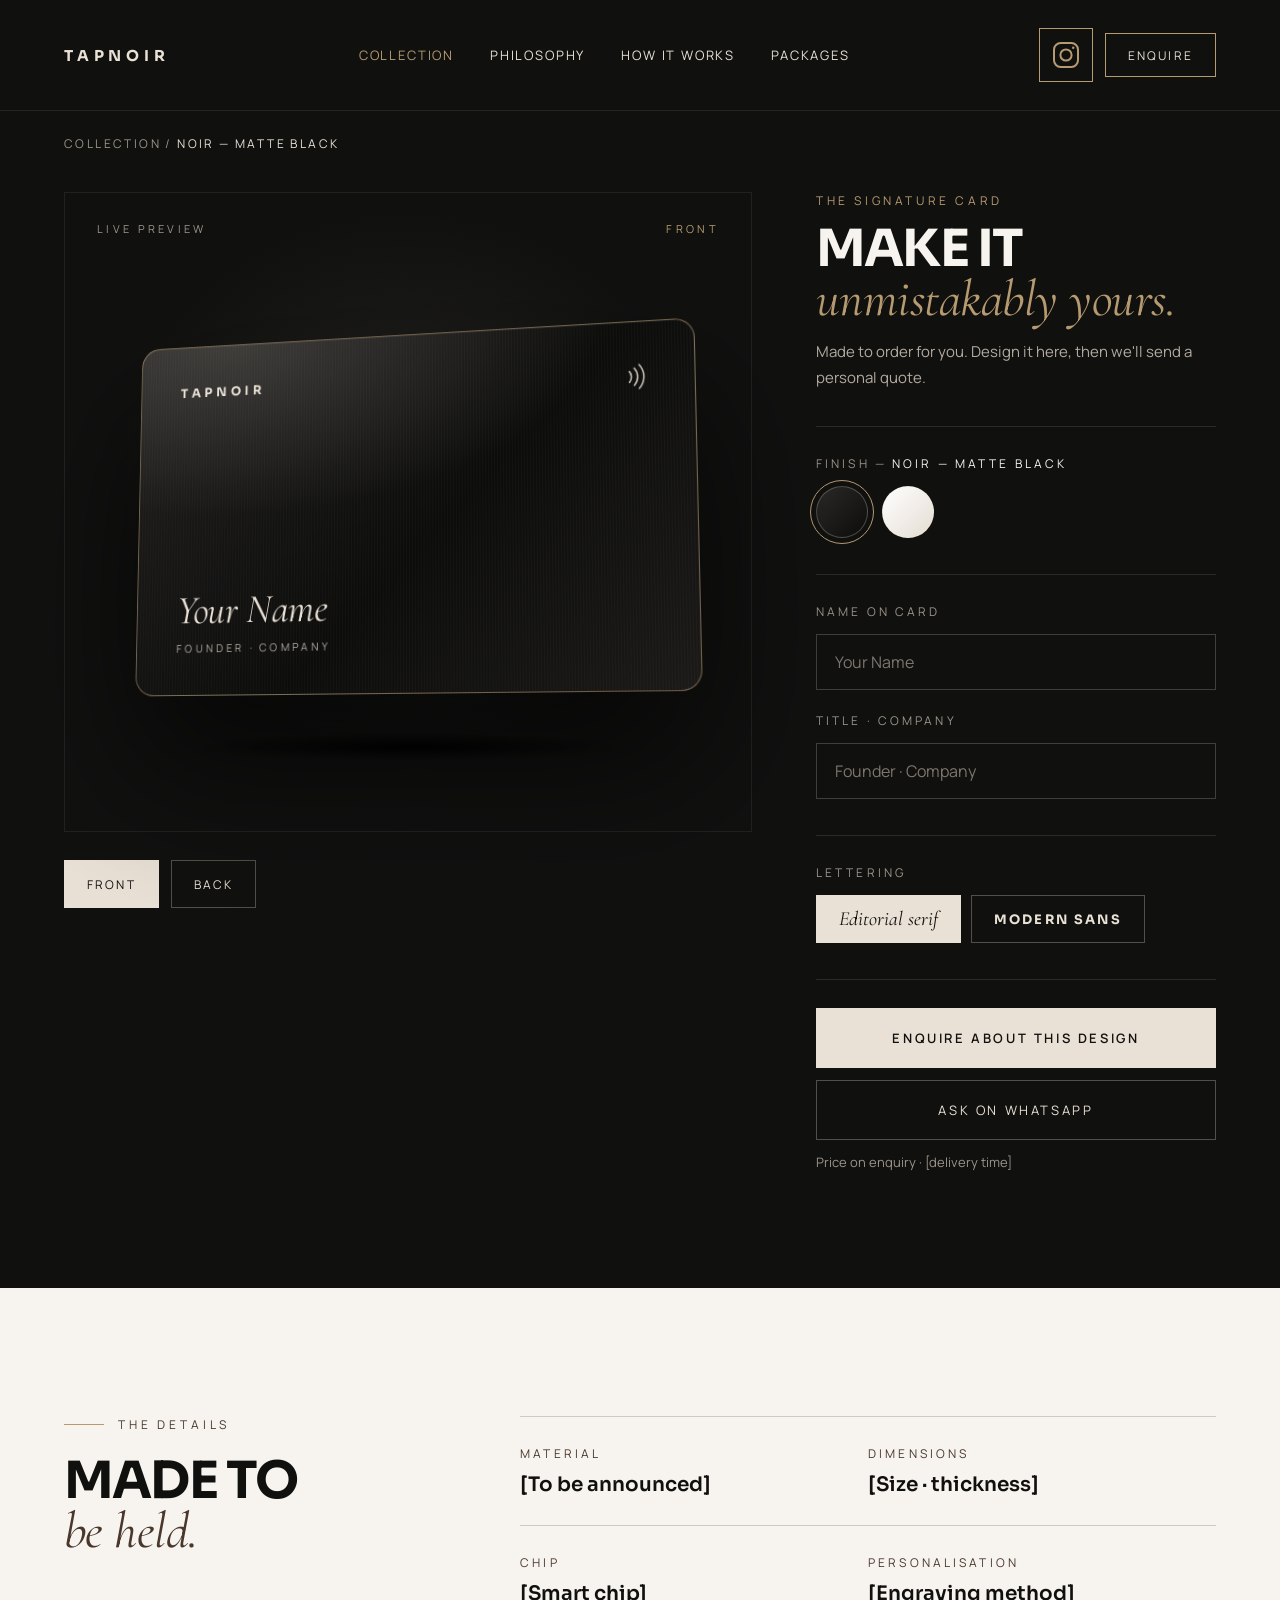
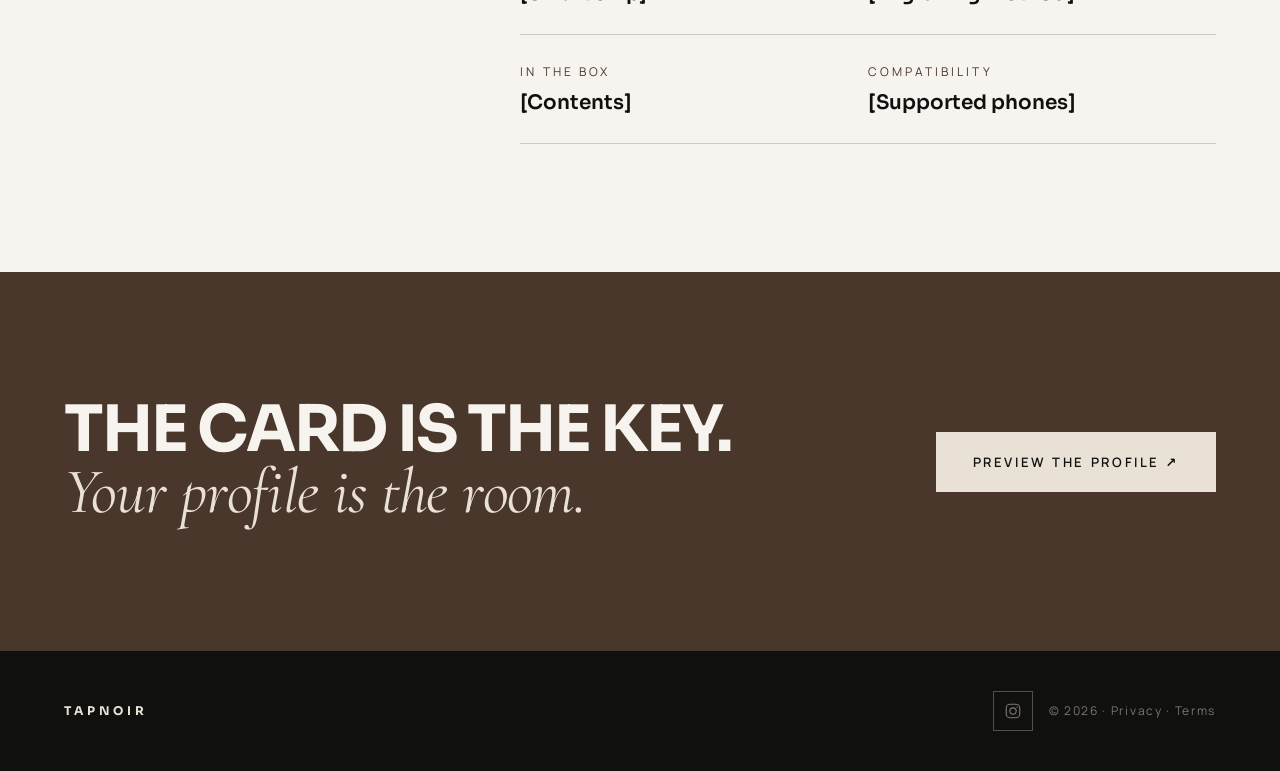
<file: product.html>
<!doctype html>
<html lang="en">
<head>
<meta charset="utf-8">
<meta name="viewport" content="width=device-width, initial-scale=1">
<title>Personalise your card · TAPNOIR</title>
<meta name="description" content="Design your TAPNOIR card: choose Noir or Blanc, add your name and title, and preview it live.">
<meta name="theme-color" content="#10100F">
<link rel="preconnect" href="https://fonts.googleapis.com">
<link rel="preconnect" href="https://fonts.gstatic.com" crossorigin>
<link href="https://fonts.googleapis.com/css2?family=Sora:wght@300;400;600;700;800&family=Cormorant+Garamond:ital,wght@0,400;0,500;1,400;1,500&family=Manrope:wght@400;500;600&display=swap" rel="stylesheet">
<link rel="stylesheet" href="assets/styles.css?v=6">
</head>
<body>
<a class="skip" href="#content">Skip to content</a>
<header class="site-header">
  <div class="wrap">
    <a class="brand" href="index.html" aria-label="TAPNOIR home">TAPNOIR</a>
    <button class="menu-btn" type="button" aria-expanded="false" aria-controls="nav" aria-label="Open menu"><span></span></button>
    <nav class="nav" id="nav" aria-label="Main">
      <a href="collection.html" aria-current="page">Collection</a>
      <a href="about.html">Philosophy</a>
      <a href="index.html#how">How it works</a>
      <a href="packages.html">Packages</a>
      <a class="nav-cta" href="contact.html">Enquire</a>
    </nav>
    <div class="header-actions">
      <a class="ig-link" href="https://instagram.com/tapnoir" target="_blank" rel="noopener" aria-label="TAPNOIR on Instagram"><svg aria-hidden="true" width="18" height="18" viewBox="0 0 24 24" fill="none" stroke="currentColor" stroke-width="1.5" stroke-linecap="round" stroke-linejoin="round"><rect x="3" y="3" width="18" height="18" rx="5"/><circle cx="12" cy="12" r="4.2"/><circle cx="17.4" cy="6.6" r="0.9" fill="currentColor" stroke="none"/></svg></a>
      <a class="header-cta" href="contact.html">Enquire</a>
    </div>
  </div>
</header>
<main id="content">

  <nav class="wrap" aria-label="Breadcrumb" style="padding-top: 24px; font-size: 12px; letter-spacing: 0.2em; text-transform: uppercase; color: var(--muted-2)">
    <a href="collection.html" style="color: var(--muted-2)">Collection</a> / <span style="color: var(--ivory)" data-finish-name aria-current="page">Noir — Matte Black</span>
  </nav>

  <section class="wrap" style="padding-top: 40px; padding-bottom: clamp(80px, 9vw, 130px); display: flex; flex-wrap: wrap; gap: 64px; align-items: flex-start">

    <div style="flex: 999 1 600px; min-width: 0; display: flex; flex-direction: column; gap: 28px">
      <div class="preview-box">
        <span class="preview-tag" aria-hidden="true" style="left: 32px; color: var(--muted-2)">Live preview</span>
        <span class="preview-tag" aria-hidden="true" style="right: 32px; color: var(--gold)" data-side-label>Front</span>
        <div class="stage float-a" style="width: min(600px, 100%)">
          <div class="flip" data-flip>
            <div class="face f-black">
              <div class="c-top">
                <span class="c-brand">TAPNOIR</span>
                <svg aria-hidden="true" width="30" height="30" viewBox="0 0 28 28" fill="none" stroke="currentColor" stroke-width="1.5" stroke-linecap="round" style="opacity: 0.8"><path d="M9 9c2.4 2.8 2.4 7.2 0 10"/><path d="M13.5 6c4 4.5 4 11.5 0 16"/><path d="M18 3c5.6 6.2 5.6 15.8 0 22"/></svg>
              </div>
              <div style="display: flex; flex-direction: column; gap: 10px">
                <span class="n-serif" data-name-out>Your Name</span>
                <span style="font-size: 11px; letter-spacing: 0.3em; text-transform: uppercase; opacity: 0.75" data-title-out>Founder · Company</span>
              </div>
            </div>
            <div class="face rear f-black">
              <div class="c-top">
                <span style="font-size: 10px; letter-spacing: 0.3em; text-transform: uppercase; opacity: 0.7">Tap or scan</span>
                <span class="c-brand">[LOGO]</span>
              </div>
              <div style="display: flex; justify-content: space-between; align-items: flex-end">
                <span style="font-family: var(--serif); font-style: italic; font-size: 22px">tapnoir.com/[name]</span>
                <div role="img" aria-label="QR code placeholder" style="width: 86px; height: 86px; border: 1px dashed currentColor; opacity: 0.6; display: flex; align-items: center; justify-content: center; font-size: 10px; letter-spacing: 0.2em">QR</div>
              </div>
            </div>
          </div>
        </div>
        <div class="floor-shadow" style="bottom: 70px; left: 20%; width: 60%; height: 28px; background: radial-gradient(closest-side, rgba(0,0,0,0.9), rgba(0,0,0,0))"></div>
      </div>
      <div role="group" aria-label="Card side" style="display: flex; flex-wrap: wrap; gap: 12px">
        <button class="chip" type="button" data-side="front" aria-pressed="true">Front</button>
        <button class="chip" type="button" data-side="back" aria-pressed="false">Back</button>
      </div>
    </div>

    <div style="flex: 1 1 400px; min-width: 0; display: flex; flex-direction: column; gap: 36px">
      <div class="stack" style="gap: 16px">
        <span class="label" style="letter-spacing: 0.3em; color: var(--gold)">The signature card</span>
        <h1 class="display" style="font-size: clamp(2.4rem, 4vw, 3.8rem)">Make it<br><em>unmistakably yours.</em></h1>
        <p class="lead" style="font-size: 15px">Made to order for you. Design it here, then we'll send a personal quote.</p>
      </div>

      <div class="opt-group">
        <span class="opt-label" id="finish-lbl">Finish — <span style="color: var(--porcelain)" data-finish-name>Noir — Matte Black</span></span>
        <div role="group" aria-labelledby="finish-lbl" style="display: flex; gap: 14px">
          <button class="sw sw-noir" type="button" data-swatch="noir" aria-label="Noir — Matte Black" aria-pressed="true"></button>
          <button class="sw sw-blanc" type="button" data-swatch="blanc" aria-label="Blanc — White" aria-pressed="false"></button>
        </div>
      </div>

      <div class="opt-group">
        <label class="opt-label" for="nm">Name on card</label>
        <input id="nm" class="field" type="text" placeholder="Your Name" maxlength="28" autocomplete="name">
        <label class="opt-label" for="tt" style="margin-top: 8px">Title · company</label>
        <input id="tt" class="field" type="text" placeholder="Founder · Company" maxlength="40" autocomplete="organization-title">
      </div>

      <div class="opt-group">
        <span class="opt-label" id="letter-lbl">Lettering</span>
        <div role="group" aria-labelledby="letter-lbl" style="display: flex; flex-wrap: wrap; gap: 10px">
          <button class="chip" type="button" data-lettering="serif" aria-pressed="true"><span style="font-family: var(--serif); font-style: italic; font-size: 20px; text-transform: none; letter-spacing: 0">Editorial serif</span></button>
          <button class="chip" type="button" data-lettering="sans" aria-pressed="false"><span style="font-family: var(--sans); font-weight: 700; font-size: 13px">MODERN SANS</span></button>
        </div>
      </div>

      <div class="opt-group" style="gap: 12px">
        <a class="btn btn-ivory btn-lg btn-block" href="contact.html" data-enquire-design>Enquire about this design</a>
        <a class="btn btn-ghost btn-lg btn-block" href="https://wa.me/918955773505" style="border-color: rgba(233,225,213,0.3)">Ask on WhatsApp</a>
        <span style="font-size: 13px; line-height: 1.6; color: var(--muted-2)">Price on enquiry · [delivery time]</span>
      </div>
    </div>
  </section>

  <section class="bg-porcelain on-light">
    <div class="wrap pad-sm" style="display: flex; flex-wrap: wrap; gap: 56px 96px">
      <div style="flex: 1 1 360px; display: flex; flex-direction: column; gap: 24px">
        <p class="eyebrow">The details</p>
        <h2 class="display" style="font-size: clamp(2.2rem, 4vw, 4rem)">Made to<br><em>be held.</em></h2>
      </div>
      <dl class="specs">
        <div><dt>Material</dt><dd>[To be announced]</dd></div>
        <div><dt>Dimensions</dt><dd>[Size · thickness]</dd></div>
        <div><dt>Chip</dt><dd>[Smart chip]</dd></div>
        <div><dt>Personalisation</dt><dd>[Engraving method]</dd></div>
        <div><dt>In the box</dt><dd>[Contents]</dd></div>
        <div><dt>Compatibility</dt><dd>[Supported phones]</dd></div>
      </dl>
    </div>
  </section>

  <section class="bg-espresso">
    <div class="wrap pad-sm" style="display: flex; flex-wrap: wrap; align-items: center; justify-content: space-between; gap: 48px">
      <h2 class="display d-md" style="flex: 999 1 560px">The card is the key.<br><em style="color: var(--ivory)">Your profile is the room.</em></h2>
      <a class="btn btn-ivory btn-lg" href="profile.html">Preview the profile ↗</a>
    </div>
  </section>
</main>
<footer class="mini-footer" style="border-top: 0">
  <div class="wrap">
    <span class="brand">TAPNOIR</span>
    <span class="footer-social"><a class="ig-link" href="https://instagram.com/tapnoir" target="_blank" rel="noopener" aria-label="TAPNOIR on Instagram"><svg aria-hidden="true" width="18" height="18" viewBox="0 0 24 24" fill="none" stroke="currentColor" stroke-width="1.5" stroke-linecap="round" stroke-linejoin="round"><rect x="3" y="3" width="18" height="18" rx="5"/><circle cx="12" cy="12" r="4.2"/><circle cx="17.4" cy="6.6" r="0.9" fill="currentColor" stroke="none"/></svg></a></span>
    <span>© <span data-year>2026</span> · <a href="#">Privacy</a> · <a href="#">Terms</a></span>
  </div>
</footer>
<script src="assets/main.js?v=6"></script>
</body>
</html>
</file>
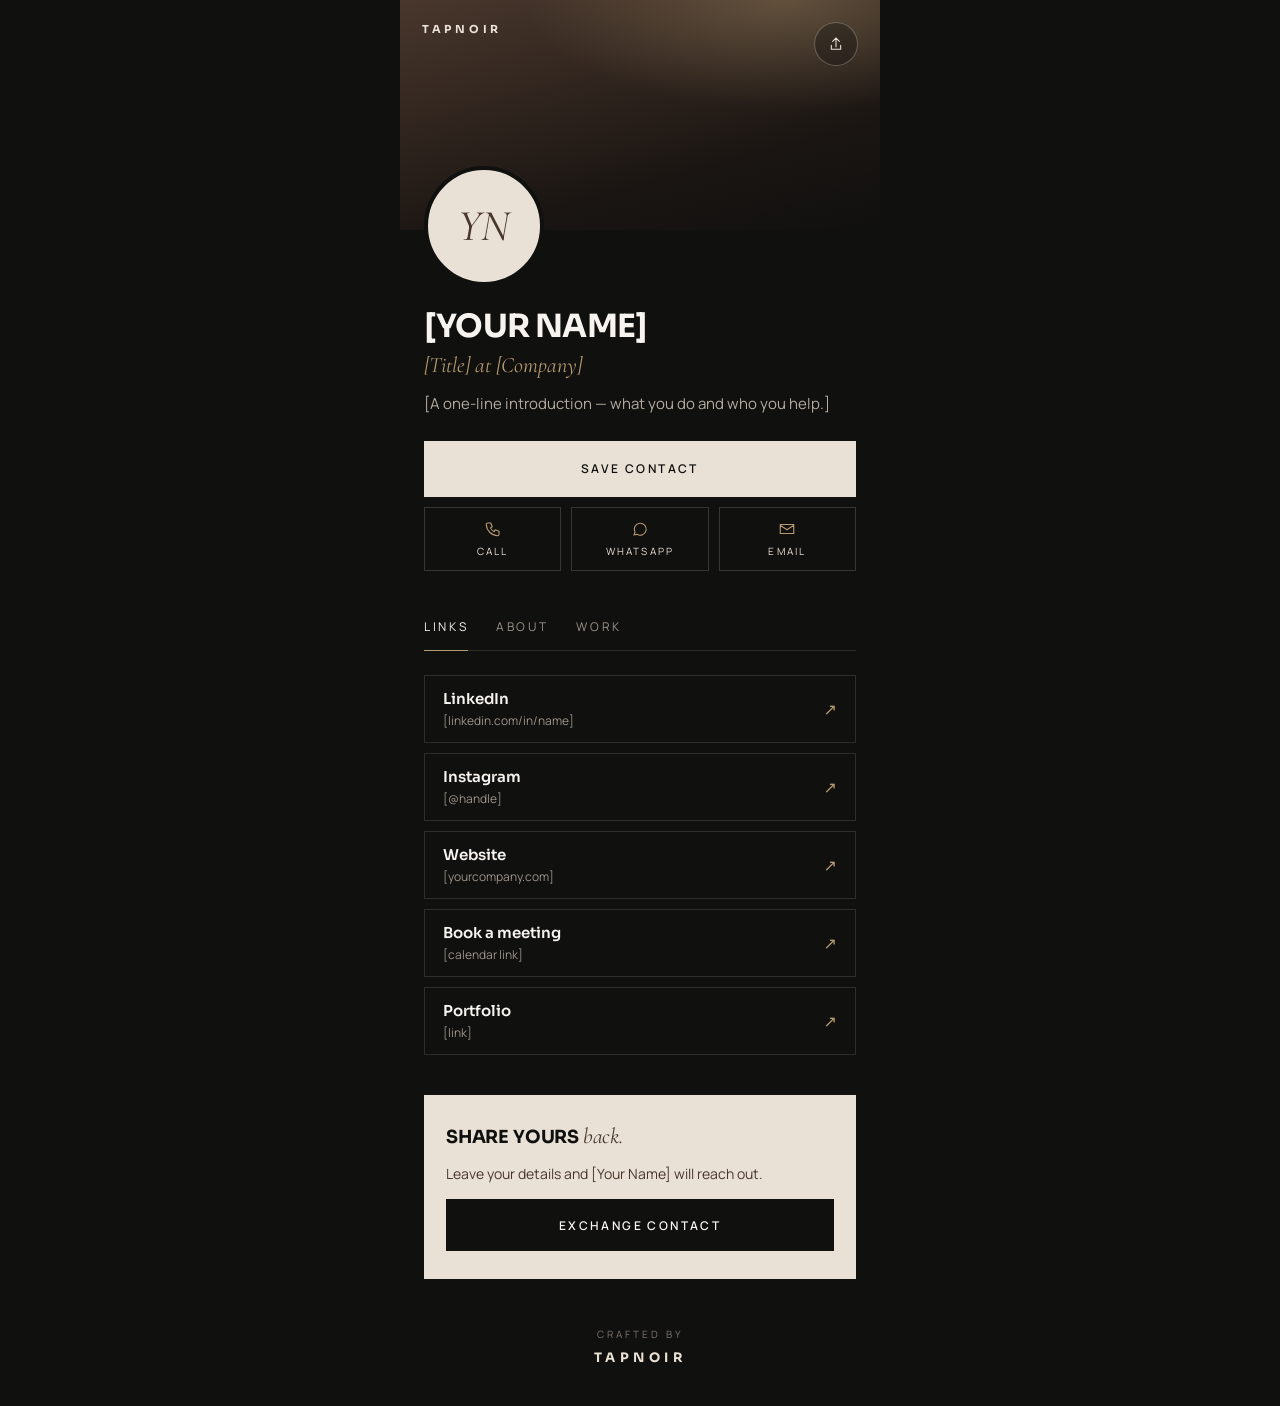
<file: profile.html>
<!doctype html>
<html lang="en">
<head>
<meta charset="utf-8">
<meta name="viewport" content="width=device-width, initial-scale=1, viewport-fit=cover">
<title>[Your Name] · TAPNOIR</title>
<meta name="description" content="[Your Name] — [Title] at [Company]. Digital profile by TAPNOIR.">
<meta name="theme-color" content="#10100F">
<link rel="preconnect" href="https://fonts.googleapis.com">
<link rel="preconnect" href="https://fonts.gstatic.com" crossorigin>
<link href="https://fonts.googleapis.com/css2?family=Sora:wght@300;400;600;700;800&family=Cormorant+Garamond:ital,wght@0,400;0,500;1,400;1,500&family=Manrope:wght@400;500;600&display=swap" rel="stylesheet">
<link rel="stylesheet" href="assets/styles.css?v=6">
</head>
<body class="profile-page">
<main class="profile">

  <div class="profile-cover">
    <a class="brand" href="index.html" style="font-size: 11px; letter-spacing: 0.34em">TAPNOIR</a>
    <button class="icon-btn" type="button" aria-label="Share profile" data-share><svg aria-hidden="true" width="16" height="16" viewBox="0 0 24 24" fill="none" stroke="currentColor" stroke-width="1.6" stroke-linecap="round"><path d="M12 3v13M7 8l5-5 5 5M5 14v6h14v-6"/></svg></button>
  </div>

  <div style="margin-top: -64px; padding: 0 24px; display: flex; flex-direction: column; gap: 24px; position: relative">
    <div class="avatar rise" role="img" aria-label="[Your Name]">YN</div>
    <div class="rise rise-2 stack" style="gap: 10px">
      <h1 style="margin: 0; font-family: var(--sans); font-weight: 700; font-size: 32px; line-height: 1; letter-spacing: -0.025em; text-transform: uppercase; color: var(--porcelain)">[Your Name]</h1>
      <span style="font-family: var(--serif); font-style: italic; font-size: 22px; color: var(--gold)">[Title] at [Company]</span>
      <p style="margin: 4px 0 0; font-size: 15px; line-height: 1.65; color: var(--muted)">[A one-line introduction — what you do and who you help.]</p>
    </div>

    <div class="rise rise-3 stack" style="gap: 10px">
      <!-- Point this at a real .vcf file to let visitors save the contact -->
      <button class="save-btn" type="button" data-save>Save contact</button>
      <div style="display: grid; grid-template-columns: repeat(3, minmax(0, 1fr)); gap: 10px">
        <a class="quick" href="tel:[NUMBER]"><svg aria-hidden="true" width="18" height="18" viewBox="0 0 24 24" fill="none" stroke="#B69A70" stroke-width="1.5" stroke-linecap="round" stroke-linejoin="round"><path d="M5 4h4l2 5-2.5 1.5a11 11 0 0 0 5 5L15 13l5 2v4a2 2 0 0 1-2 2A16 16 0 0 1 3 6a2 2 0 0 1 2-2"/></svg>Call</a>
        <a class="quick" href="https://wa.me/[NUMBER]"><svg aria-hidden="true" width="18" height="18" viewBox="0 0 24 24" fill="none" stroke="#B69A70" stroke-width="1.5" stroke-linecap="round" stroke-linejoin="round"><path d="M4 20l1.3-3.9A8 8 0 1 1 8 19l-4 1z"/></svg>WhatsApp</a>
        <a class="quick" href="mailto:[EMAIL]"><svg aria-hidden="true" width="18" height="18" viewBox="0 0 24 24" fill="none" stroke="#B69A70" stroke-width="1.5" stroke-linecap="round" stroke-linejoin="round"><path d="M3 6h18v12H3zM3 7l9 6 9-6"/></svg>Email</a>
      </div>
    </div>

    <div class="tabs rise rise-4" role="tablist" aria-label="Profile sections">
      <button class="tab" type="button" role="tab" id="tab-links" aria-controls="panel-links" aria-selected="true">Links</button>
      <button class="tab" type="button" role="tab" id="tab-about" aria-controls="panel-about" aria-selected="false" tabindex="-1">About</button>
      <button class="tab" type="button" role="tab" id="tab-work" aria-controls="panel-work" aria-selected="false" tabindex="-1">Work</button>
    </div>

    <div id="panel-links" role="tabpanel" aria-labelledby="tab-links" class="stack" style="gap: 10px">
      <a class="lk" href="https://linkedin.com/in/[name]"><span class="stack" style="gap: 4px"><span style="font-family: var(--sans); font-weight: 600; font-size: 15px; color: var(--porcelain)">LinkedIn</span><span style="font-size: 12px; color: var(--muted-2)">[linkedin.com/in/name]</span></span><span aria-hidden="true" style="color: var(--gold)">↗</span></a>
      <a class="lk" href="https://instagram.com/[handle]"><span class="stack" style="gap: 4px"><span style="font-family: var(--sans); font-weight: 600; font-size: 15px; color: var(--porcelain)">Instagram</span><span style="font-size: 12px; color: var(--muted-2)">[@handle]</span></span><span aria-hidden="true" style="color: var(--gold)">↗</span></a>
      <a class="lk" href="https://[yourcompany.com]"><span class="stack" style="gap: 4px"><span style="font-family: var(--sans); font-weight: 600; font-size: 15px; color: var(--porcelain)">Website</span><span style="font-size: 12px; color: var(--muted-2)">[yourcompany.com]</span></span><span aria-hidden="true" style="color: var(--gold)">↗</span></a>
      <a class="lk" href="#"><span class="stack" style="gap: 4px"><span style="font-family: var(--sans); font-weight: 600; font-size: 15px; color: var(--porcelain)">Book a meeting</span><span style="font-size: 12px; color: var(--muted-2)">[calendar link]</span></span><span aria-hidden="true" style="color: var(--gold)">↗</span></a>
      <a class="lk" href="#"><span class="stack" style="gap: 4px"><span style="font-family: var(--sans); font-weight: 600; font-size: 15px; color: var(--porcelain)">Portfolio</span><span style="font-size: 12px; color: var(--muted-2)">[link]</span></span><span aria-hidden="true" style="color: var(--gold)">↗</span></a>
    </div>

    <div id="panel-about" role="tabpanel" aria-labelledby="tab-about" class="stack" style="gap: 18px" hidden>
      <p style="margin: 0; font-family: var(--serif); font-style: italic; font-size: 26px; line-height: 1.25; color: var(--porcelain)">[A short paragraph about you, your work and what you care about.]</p>
      <dl style="margin: 0; display: flex; flex-direction: column; gap: 14px; border-top: 1px solid var(--line-dark-2); padding-top: 18px; font-size: 14px">
        <div style="display: flex; justify-content: space-between"><dt style="color: var(--muted-2)">Based in</dt><dd style="margin: 0">[City]</dd></div>
        <div style="display: flex; justify-content: space-between"><dt style="color: var(--muted-2)">Languages</dt><dd style="margin: 0">[Languages]</dd></div>
        <div style="display: flex; justify-content: space-between"><dt style="color: var(--muted-2)">Company</dt><dd style="margin: 0">[Company]</dd></div>
      </dl>
    </div>

    <div id="panel-work" role="tabpanel" aria-labelledby="tab-work" style="display: grid; grid-template-columns: repeat(2, minmax(0, 1fr)); gap: 10px" hidden>
      <div class="work-tile">[IMAGE]</div>
      <div class="work-tile">[IMAGE]</div>
      <div class="work-tile">[IMAGE]</div>
      <div class="work-tile">[IMAGE]</div>
    </div>

    <div style="margin-top: 16px; padding: 28px 22px; background: var(--ivory); color: var(--black); display: flex; flex-direction: column; gap: 14px">
      <span style="font-family: var(--sans); font-weight: 700; font-size: 18px; text-transform: uppercase; letter-spacing: -0.01em">Share yours <span style="font-family: var(--serif); font-style: italic; font-weight: 400; text-transform: none; font-size: 22px; color: var(--espresso)">back.</span></span>
      <span style="font-size: 14px; line-height: 1.6; color: var(--espresso)">Leave your details and [Your Name] will reach out.</span>
      <a class="btn btn-black btn-sm" href="#" style="min-height: 52px">Exchange contact</a>
    </div>

    <a href="index.html" style="margin: 24px 0 40px; display: flex; flex-direction: column; align-items: center; gap: 8px; color: var(--dim)">
      <span style="font-size: 10px; letter-spacing: 0.3em; text-transform: uppercase">Crafted by</span>
      <span style="font-family: var(--sans); font-weight: 700; font-size: 13px; letter-spacing: 0.34em; color: var(--ivory)">TAPNOIR</span>
    </a>
  </div>
</main>
<div class="toast" role="status">Link copied</div>
<script src="assets/main.js?v=6"></script>
</body>
</html>
</file>
<file: assets/styles.css>
/* TAPNOIR — modern luxury, dark editorial
   Palette ratio: 60 black · 25 ivory · 10 espresso · 5 gold */
:root {
  --black: #10100F;
  --ivory: #E9E1D5;
  --gold: #B69A70;
  --espresso: #49372C;
  --porcelain: #F7F4EF;
  --muted: #B3ABA0;
  --muted-2: #9C948A;
  --dim: #7D766D;
  --sand: #CFC6BA;
  --line-dark: rgba(233, 225, 213, 0.10);
  --line-dark-2: rgba(233, 225, 213, 0.14);
  --line-light: rgba(16, 16, 15, 0.18);
  --sans: 'Sora', sans-serif;
  --serif: 'Cormorant Garamond', serif;
  --body: 'Manrope', system-ui, sans-serif;
  --ease: cubic-bezier(.2, .7, .1, 1);
  --gutter: clamp(20px, 5vw, 72px);
}

*, *::before, *::after { box-sizing: border-box; }
html { scroll-behavior: smooth; }
body {
  margin: 0;
  background: var(--black);
  color: var(--ivory);
  font-family: var(--body);
  -webkit-font-smoothing: antialiased;
  text-rendering: optimizeLegibility;
}
main { overflow: hidden; }
a { color: var(--ivory); text-decoration: none; transition: color .3s ease; }
a:hover { color: var(--gold); }
img { max-width: 100%; display: block; }
button { font: inherit; }
:focus-visible { outline: 1px solid var(--gold); outline-offset: 4px; }

.skip { position: absolute; left: -9999px; top: 0; background: var(--ivory); color: var(--black); padding: 12px 18px; z-index: 100; }
.skip:focus { left: 12px; top: 12px; }

/* ---------- Layout ---------- */
.wrap { width: 100%; max-width: 1440px; margin: 0 auto; padding-left: var(--gutter); padding-right: var(--gutter); }
.pad { padding-top: clamp(80px, 10vw, 150px); padding-bottom: clamp(80px, 10vw, 150px); }
.pad-sm { padding-top: clamp(80px, 10vw, 140px); padding-bottom: clamp(80px, 10vw, 140px); }
.stack { display: flex; flex-direction: column; }
.row-between { display: flex; flex-wrap: wrap; justify-content: space-between; align-items: flex-end; gap: 32px; }

.bg-black { background: var(--black); color: var(--ivory); }
.bg-ivory { background: var(--ivory); color: var(--black); }
.bg-porcelain { background: var(--porcelain); color: var(--black); }
.bg-espresso { background: var(--espresso); color: var(--ivory); }

/* light sections invert link colour */
.bg-ivory a:not(.btn), .bg-porcelain a:not(.btn) { color: var(--black); }
.bg-ivory a:not(.btn):hover, .bg-porcelain a:not(.btn):hover { color: var(--espresso); }

/* ---------- Type ---------- */
.eyebrow {
  margin: 0; display: flex; align-items: center; gap: 14px;
  font-size: 12px; letter-spacing: 0.32em; text-transform: uppercase; color: var(--gold);
}
.eyebrow::before { content: ""; display: inline-block; width: 40px; height: 1px; background: var(--gold); flex-shrink: 0; }
.eyebrow.both::after { content: ""; display: inline-block; width: 40px; height: 1px; background: var(--gold); }
.on-light .eyebrow, .eyebrow.dark { color: var(--espresso); }

.display {
  margin: 0; font-family: var(--sans); font-weight: 700; text-transform: uppercase;
  line-height: 0.95; letter-spacing: -0.035em; color: var(--porcelain);
  font-size: clamp(2.6rem, 5.4vw, 5.4rem);
}
.on-light .display, .display.dark { color: var(--black); }
.display em, .em {
  font-family: var(--serif); font-style: italic; font-weight: 400;
  text-transform: none; letter-spacing: -0.01em; color: var(--gold);
}
.on-light .display em, .on-light .em { color: var(--espresso); }
.d-md { font-size: clamp(2.4rem, 5vw, 5rem); }
.d-sm { font-size: clamp(2.4rem, 4vw, 4rem); }

.lead { margin: 0; font-size: 16px; line-height: 1.7; color: var(--muted); }
.on-light .lead { color: var(--espresso); }
.on-light .bg-black .lead { color: var(--muted); }
.on-light .bg-black .eyebrow:not(.dark) { color: var(--gold); }
.on-light .bg-black .link-line { border-bottom-color: rgba(233, 225, 213, 0.3); }
.on-light .bg-black a:not(.btn) { color: var(--ivory); }
.label { font-size: 12px; letter-spacing: 0.26em; text-transform: uppercase; }

/* ---------- Buttons ---------- */
.btn {
  display: inline-flex; align-items: center; justify-content: center; gap: 12px;
  min-height: 56px; padding: 0 34px; border: 1px solid transparent; border-radius: 0;
  font-family: var(--body); font-size: 13px; letter-spacing: 0.2em; text-transform: uppercase;
  cursor: pointer; text-decoration: none; background: transparent;
  transition: background .4s ease, color .4s ease, border-color .4s ease;
}
.btn-ivory { background: var(--ivory); color: var(--black); font-weight: 600; }
.btn-ivory:hover { background: var(--porcelain); color: var(--black); }
.btn-black { background: var(--black); color: var(--porcelain); font-weight: 600; }
.btn-black:hover { background: var(--espresso); color: var(--porcelain); }
.btn-gold { border-color: var(--gold); color: var(--ivory); }
.btn-gold:hover { background: rgba(182, 154, 112, 0.12); color: var(--ivory); }
.btn-ghost { border-color: rgba(233, 225, 213, 0.35); color: var(--ivory); }
.btn-ghost:hover { border-color: var(--ivory); color: var(--ivory); }
.btn-dark { border-color: var(--black); color: var(--black); }
.btn-dark:hover { background: var(--black); color: var(--porcelain); }
.btn-lg { min-height: 60px; padding: 0 36px; }
.btn-sm { font-size: 12px; padding: 0 28px; }
.btn-block { display: flex; width: 100%; }

.link-line {
  display: inline-flex; align-items: center; gap: 12px; min-height: 48px;
  font-size: 13px; letter-spacing: 0.2em; text-transform: uppercase;
  border-bottom: 1px solid rgba(233, 225, 213, 0.3);
}
.on-light .link-line { border-bottom-color: var(--black); }

.chip {
  cursor: pointer; min-height: 48px; padding: 0 22px; border-radius: 0;
  font-size: 12px; letter-spacing: 0.18em; text-transform: uppercase;
  background: transparent; color: var(--ivory); border: 1px solid rgba(233, 225, 213, 0.3);
  transition: all .3s ease;
}
.chip[aria-pressed="true"] { background: var(--ivory); color: var(--black); border-color: var(--ivory); }
.chip.light { color: var(--black); border-color: rgba(16, 16, 15, 0.3); min-height: 46px; padding: 0 20px; }
.chip.light[aria-pressed="true"] { background: var(--black); color: var(--porcelain); border-color: var(--black); }

/* ---------- Header ---------- */
.site-header { position: relative; z-index: 20; border-bottom: 1px solid var(--line-dark); }
.site-header .wrap {
  padding-top: 28px; padding-bottom: 28px;
  display: flex; flex-wrap: wrap; align-items: center; justify-content: space-between; gap: 20px;
}
.brand { font-family: var(--sans); font-weight: 700; font-size: 15px; letter-spacing: 0.32em; color: var(--ivory); }
.nav { display: flex; flex-wrap: wrap; gap: 4px 36px; font-size: 13px; letter-spacing: 0.14em; text-transform: uppercase; }
.nav a { padding: 12px 0; }
.nav a[aria-current="page"] { color: var(--gold); }
.header-cta {
  display: inline-flex; align-items: center; min-height: 44px; padding: 0 22px;
  border: 1px solid var(--gold); font-size: 12px; letter-spacing: 0.18em; text-transform: uppercase;
}
.header-cta[aria-current="page"] { background: var(--ivory); color: var(--black); border-color: var(--ivory); }
.header-actions { display: flex; align-items: center; gap: 12px; }
.ig-link {
  display: inline-flex; align-items: center; justify-content: center; width: 44px; height: 44px;
  border: 1px solid rgba(233, 225, 213, 0.3); color: var(--ivory);
  transition: color .3s ease, border-color .3s ease;
}
.ig-link:hover { color: var(--gold); border-color: var(--gold); }
.header-actions .ig-link { width: 54px; height: 54px; color: var(--gold); border-color: var(--gold); }
.header-actions .ig-link svg { width: 32px; height: 32px; }
.header-actions .ig-link:hover { background: var(--gold); color: var(--black); }
.footer-social { display: inline-flex; }
.footer-social .ig-link { width: 40px; height: 40px; }
.mini-footer .wrap { align-items: center; }
.mini-footer .footer-social { margin-left: auto; }
.menu-btn {
  display: none; cursor: pointer; width: 44px; height: 44px; padding: 0;
  background: transparent; border: 1px solid rgba(233, 225, 213, 0.3); color: var(--ivory);
  align-items: center; justify-content: center;
}
.menu-btn span, .menu-btn span::before, .menu-btn span::after {
  display: block; width: 18px; height: 1px; background: currentColor; position: relative; transition: transform .4s var(--ease);
}
.menu-btn span::before, .menu-btn span::after { content: ""; position: absolute; left: 0; }
.menu-btn span::before { top: -6px; }
.menu-btn span::after { top: 6px; }
.menu-btn[aria-expanded="true"] span { background: transparent; }
.menu-btn[aria-expanded="true"] span::before { transform: translateY(6px) rotate(45deg); }
.menu-btn[aria-expanded="true"] span::after { transform: translateY(-6px) rotate(-45deg); }

@media (max-width: 860px) {
  .menu-btn { display: inline-flex; order: 2; }
  .site-header .header-cta { display: none; }
  .header-actions { order: 1; margin-left: auto; }
  .nav {
    order: 3; width: 100%; flex-direction: column; gap: 0;
    max-height: 0; overflow: hidden; transition: max-height .6s var(--ease);
  }
  .nav a { padding: 16px 0; border-top: 1px solid var(--line-dark); }
  .nav .nav-cta { color: var(--gold); }
  .site-header.open .nav { max-height: 420px; }
}
@media (min-width: 861px) { .nav .nav-cta { display: none; } }

/* ---------- Footer (inner pages) ---------- */
.mini-footer { border-top: 1px solid var(--line-dark); }
.mini-footer .wrap {
  padding-top: 40px; padding-bottom: 40px;
  display: flex; flex-wrap: wrap; justify-content: space-between; gap: 16px;
  font-size: 12px; letter-spacing: 0.14em; color: var(--dim);
}
.mini-footer .brand { font-size: 12px; }
.mini-footer a { color: var(--dim); }
.mini-footer a:hover { color: var(--gold); }

/* ---------- The physical card ---------- */
.nfc {
  aspect-ratio: 1.586; border-radius: 18px; padding: 7% 7.5%;
  display: flex; flex-direction: column; justify-content: space-between;
  box-shadow: 0 60px 120px rgba(0, 0, 0, .6), inset 0 1px 0 rgba(255, 255, 255, .08);
  transition: background .7s ease, color .7s ease, border-color .7s ease;
}
.f-black {
  color: var(--ivory); border: 1px solid rgba(182, 154, 112, .55);
  background:
    radial-gradient(120% 90% at 18% 0%, rgba(233, 225, 213, .16), rgba(233, 225, 213, 0) 55%),
    repeating-linear-gradient(90deg, rgba(255, 255, 255, .028) 0 1px, rgba(255, 255, 255, 0) 1px 3px),
    linear-gradient(135deg, #222120 0%, #0c0c0b 55%, #1b1a18 100%);
}
.f-white {
  color: var(--black); border: 1px solid rgba(16, 16, 15, .10);
  background:
    radial-gradient(120% 90% at 18% 0%, #ffffff, rgba(255, 255, 255, 0) 60%),
    linear-gradient(135deg, #F7F4EF 0%, #E7E1D7 60%, #F2EEE7 100%);
}
.c-brand { font-family: var(--sans); font-weight: 700; font-size: 13px; letter-spacing: .34em; }
.c-name { font-family: var(--serif); font-style: italic; font-size: 30px; line-height: 1; }
.c-title { font-size: 10px; letter-spacing: .3em; text-transform: uppercase; opacity: .75; }
.f-black .c-title { color: var(--gold); opacity: 1; }
.f-white .c-title { color: var(--espresso); opacity: 1; }
.c-top { display: flex; justify-content: space-between; align-items: flex-start; }
.c-bottom { display: flex; flex-direction: column; gap: 6px; }
.tilt { transform: rotateX(10deg) rotateY(-18deg) rotateZ(-6deg); }
.floor-shadow { position: absolute; border-radius: 50%; background: radial-gradient(closest-side, rgba(0, 0, 0, .85), rgba(0, 0, 0, 0)); pointer-events: none; }

/* ---------- Motion ---------- */
@keyframes floatA { 0%, 100% { transform: translateY(0); } 50% { transform: translateY(-10px); } }
@keyframes floatB { 0%, 100% { transform: translateY(0); } 50% { transform: translateY(8px); } }
@keyframes floatTiltA { 0%, 100% { transform: translateY(0) rotate(-8deg); } 50% { transform: translateY(-12px) rotate(-8deg); } }
@keyframes floatTiltB { 0%, 100% { transform: translateY(0) rotate(8deg); } 50% { transform: translateY(-12px) rotate(8deg); } }
@keyframes rise { from { opacity: 0; transform: translateY(24px); } to { opacity: 1; transform: none; } }
@keyframes mq { to { transform: translateX(-50%); } }
@keyframes pulse { 0% { transform: scale(.6); opacity: .7; } 100% { transform: scale(1.6); opacity: 0; } }
.float-a { animation: floatA 7s ease-in-out infinite; }
.float-b { animation: floatB 8s ease-in-out infinite; }
.float-ta { animation: floatTiltA 7s ease-in-out infinite; }
.float-tb { animation: floatTiltB 8s ease-in-out infinite; }
.rise { animation: rise 1.1s var(--ease) both; }
.rise-2 { animation-delay: .12s; } .rise-3 { animation-delay: .24s; } .rise-4 { animation-delay: .36s; }

/* ---------- Homepage ---------- */
.hero { position: relative; min-height: 920px; display: flex; flex-direction: column; }
.hero-glow { position: absolute; right: -8%; top: 6%; width: 62%; height: 80%; background: radial-gradient(closest-side, rgba(233, 225, 213, 0.08), rgba(233, 225, 213, 0) 70%); pointer-events: none; }
.hero-body { position: relative; flex-grow: 1; padding-top: clamp(48px, 7vw, 96px); padding-bottom: 40px; display: flex; flex-wrap: wrap; align-items: center; gap: 48px; }
.hero-copy { flex: 999 1 560px; min-width: 0; display: flex; flex-direction: column; gap: 36px; }
.hero h1 { font-size: clamp(3rem, 6.4vw, 6.4rem); line-height: 0.94; }
.hero h1 em { font-size: 1.18em; line-height: 0.9; }
.hero-cards { flex: 1 1 420px; min-width: 0; height: 520px; position: relative; perspective: 1600px; }
@media (max-width: 600px) { .hero { min-height: 0; } .hero-cards { height: 380px; } }

.marquee-band { border-top: 1px solid var(--line-dark); border-bottom: 1px solid var(--line-dark); padding: 26px 0; overflow: hidden; }
.marquee { display: flex; width: max-content; gap: 56px; align-items: center; white-space: nowrap; animation: mq 46s linear infinite; }
.mq-sans { font-family: var(--sans); font-weight: 700; font-size: 34px; letter-spacing: -0.02em; text-transform: uppercase; }
.mq-serif { font-family: var(--serif); font-style: italic; font-size: 42px; color: var(--gold); }
.mq-star { color: var(--gold); }

.pillars { display: flex; flex-wrap: wrap; gap: 40px 80px; justify-content: space-between; align-items: flex-end; border-top: 1px solid rgba(16, 16, 15, 0.15); padding-top: 40px; }
.pillars-list { display: flex; flex-wrap: wrap; gap: 40px 72px; }
.pillar { display: flex; flex-direction: column; gap: 8px; max-width: 260px; }
.pillar strong { font-family: var(--sans); font-weight: 600; font-size: 13px; letter-spacing: 0.24em; text-transform: uppercase; }
.pillar span { font-size: 15px; line-height: 1.6; color: var(--espresso); }

.collection-band { background: linear-gradient(180deg, #49372C 0%, #2a201a 55%, #10100F 100%); }
.finish-info { flex: 1 1 340px; min-width: 0; display: flex; flex-direction: column; gap: 28px; border-left: 1px solid rgba(182, 154, 112, 0.35); padding-left: 40px; }
@media (max-width: 600px) { .finish-info { border-left: 0; padding-left: 0; border-top: 1px solid rgba(182, 154, 112, 0.35); padding-top: 32px; } }

.steps { display: grid; grid-template-columns: repeat(auto-fit, minmax(280px, 1fr)); }
.step { border-top: 1px solid rgba(233, 225, 213, 0.18); padding: 40px 40px 0 0; display: flex; flex-direction: column; gap: 20px; }
.step:first-child { border-top-color: var(--gold); }
.step-num { font-family: var(--sans); font-weight: 300; font-size: 120px; line-height: 0.8; letter-spacing: -0.06em; color: transparent; -webkit-text-stroke: 1px rgba(233, 225, 213, 0.45); }
.step-title { font-family: var(--sans); font-weight: 700; font-size: 26px; letter-spacing: -0.01em; text-transform: uppercase; color: var(--porcelain); }
.step-text { font-size: 15px; line-height: 1.7; color: var(--muted); }
@media (max-width: 640px) { .step { padding-bottom: 40px; } }

/* demo */
.demo-stage { position: relative; width: min(520px, 100%); height: 700px; }
.demo-card { position: absolute; width: 250px; left: 58%; top: 58%; z-index: 1; transform: rotate(-14deg); transition: all 1s var(--ease); }
.demo-card.tapped { left: 30%; top: 4%; transform: rotate(-6deg); }
.demo-card .nfc { box-shadow: 0 30px 60px rgba(16, 16, 15, 0.35); }
.phone { position: absolute; left: 50%; top: 40px; margin-left: -150px; width: 300px; height: 620px; border-radius: 48px; background: #1b1a18; padding: 10px; box-shadow: 0 50px 100px rgba(16, 16, 15, 0.28); z-index: 2; }
.phone-screen { width: 100%; height: 100%; border-radius: 39px; overflow: hidden; background: var(--black); position: relative; display: flex; flex-direction: column; color: var(--ivory); }
.phone-island { position: absolute; top: 10px; left: 50%; margin-left: -45px; width: 90px; height: 26px; border-radius: 13px; background: #000; z-index: 4; }
.phone-idle { height: 100%; display: flex; flex-direction: column; align-items: center; justify-content: center; gap: 18px; text-align: center; padding: 0 30px; }
.phone-profile { display: flex; flex-direction: column; height: 100%; animation: rise .8s var(--ease) both; }
.phone-row { display: flex; align-items: center; justify-content: space-between; height: 42px; padding: 0 14px; border: 1px solid rgba(233, 225, 213, 0.18); font-size: 12px; }
.ring { position: absolute; left: 50%; top: 22%; width: 160px; height: 160px; margin: -80px 0 0 -80px; border-radius: 50%; border: 1px solid var(--gold); animation: pulse 1.8s ease-out infinite; z-index: 3; pointer-events: none; }
[hidden] { display: none !important; }
@media (max-width: 420px) { .demo-stage { height: 640px; } .demo-card { width: 200px; left: 50%; } .demo-card.tapped { left: 20%; } }

.frow { display: flex; flex-wrap: wrap; align-items: baseline; gap: 16px 48px; padding: 36px 24px; border-bottom: 1px solid var(--line-dark-2); transition: background .4s ease; }
.frow:hover { background: #181716; }
.frow:hover .fnum { color: var(--gold); }
.fnum { font-family: var(--sans); font-size: 14px; letter-spacing: 0.2em; color: #6E675F; width: 60px; transition: color .4s ease; }
.ftitle { flex: 1 1 380px; font-family: var(--sans); font-weight: 700; font-size: clamp(1.6rem, 3vw, 2.6rem); letter-spacing: -0.025em; text-transform: uppercase; color: var(--porcelain); }
.ftitle em { font-family: var(--serif); font-style: italic; font-weight: 400; text-transform: none; }
.ftext { flex: 1 1 320px; font-size: 15px; line-height: 1.7; color: var(--muted); }

.pkg-grid { display: grid; grid-template-columns: repeat(auto-fit, minmax(min(100%, 320px), 1fr)); gap: 1px; background: rgba(16, 16, 15, 0.15); border: 1px solid rgba(16, 16, 15, 0.15); }
.pkg-tile { padding: clamp(32px, 4vw, 56px); display: flex; flex-direction: column; gap: 24px; min-height: 420px; }
.pkg-name { font-family: var(--serif); font-style: italic; font-size: 64px; line-height: 1; }

.faq-item { border-bottom: 1px solid var(--line-light); }
.faq-btn { background: none; border: 0; cursor: pointer; width: 100%; text-align: left; color: inherit; padding: 0; display: flex; justify-content: space-between; align-items: center; gap: 24px; min-height: 88px; }
.faq-q { font-family: var(--sans); font-weight: 600; font-size: 20px; letter-spacing: -0.01em; }
.faq-icon { font-family: var(--sans); font-weight: 300; font-size: 28px; color: var(--espresso); width: 28px; text-align: center; flex-shrink: 0; }
.faq-a { margin: 0; padding: 0 64px 32px 0; font-size: 16px; line-height: 1.75; color: var(--espresso); }
@media (max-width: 600px) { .faq-q { font-size: 17px; } .faq-a { padding-right: 0; } }

.big-footer { background: var(--black); position: relative; overflow: hidden; }
.footer-cols { display: flex; flex-wrap: wrap; justify-content: space-between; gap: 40px; border-top: 1px solid rgba(233, 225, 213, 0.12); padding-top: 48px; }
.footer-nav { display: flex; flex-wrap: wrap; gap: 48px 80px; font-size: 14px; }
.footer-nav div { display: flex; flex-direction: column; gap: 14px; }
.footer-nav .h { font-size: 11px; letter-spacing: 0.28em; text-transform: uppercase; color: var(--gold); }
.footer-word { font-family: var(--sans); font-weight: 800; font-size: clamp(5rem, 17vw, 17rem); line-height: 0.8; letter-spacing: -0.05em; text-align: center; color: transparent; -webkit-text-stroke: 1px rgba(182, 154, 112, 0.28); white-space: nowrap; margin-bottom: -0.12em; }

/* ---------- Collection ---------- */
.split { display: flex; flex-wrap: wrap; }
.split-half { flex: 1 1 560px; min-width: 0; padding: clamp(64px, 7vw, 110px) clamp(24px, 5vw, 80px); display: flex; flex-direction: column; gap: 56px; min-height: 980px; }
.split-noir { background: radial-gradient(70% 60% at 50% 40%, #242321 0%, #10100F 75%); }
.split-blanc { background: radial-gradient(70% 60% at 50% 40%, #FFFFFF 0%, #E9E1D5 80%); color: var(--black); }
.split-stage { flex-grow: 1; display: flex; align-items: center; justify-content: center; perspective: 1600px; }
.split-meta { display: flex; justify-content: space-between; font-size: 12px; letter-spacing: 0.3em; text-transform: uppercase; }
@media (max-width: 600px) { .split-half { min-height: 0; } }
.promise { display: grid; grid-template-columns: repeat(auto-fit, minmax(240px, 1fr)); gap: 40px; }
.promise div { display: flex; flex-direction: column; gap: 10px; border-top: 1px solid rgba(233, 225, 213, 0.18); padding-top: 24px; }
.promise div:first-child { border-top-color: var(--gold); }
.promise strong { font-family: var(--sans); font-weight: 700; font-size: 15px; letter-spacing: 0.18em; text-transform: uppercase; color: var(--porcelain); }
.promise span { font-size: 14px; line-height: 1.7; color: var(--muted-2); }

/* ---------- Product ---------- */
.stage { perspective: 1800px; }
.flip { position: relative; width: 100%; aspect-ratio: 1.586; transform-style: preserve-3d; transition: transform 1.1s var(--ease); transform: rotateX(8deg) rotateY(-14deg); }
.flip.back { transform: rotateX(8deg) rotateY(166deg); }
.face { position: absolute; inset: 0; border-radius: 20px; padding: 7% 7.5%; display: flex; flex-direction: column; justify-content: space-between; backface-visibility: hidden; -webkit-backface-visibility: hidden; box-shadow: 0 70px 140px rgba(0, 0, 0, .65), inset 0 1px 0 rgba(255, 255, 255, .08); transition: background .7s ease, color .7s ease; }
.face.rear { transform: rotateY(180deg); }
.n-serif { font-family: var(--serif); font-style: italic; font-weight: 400; font-size: clamp(26px, 3.2vw, 44px); line-height: 1; letter-spacing: -.01em; }
.n-sans { font-family: var(--sans); font-weight: 700; font-size: clamp(18px, 2.2vw, 28px); line-height: 1.05; letter-spacing: .08em; text-transform: uppercase; }
.preview-box { position: relative; background: radial-gradient(60% 60% at 50% 45%, #232220 0%, #10100F 70%); border: 1px solid rgba(233, 225, 213, 0.08); min-height: 640px; display: flex; align-items: center; justify-content: center; padding: 80px 8%; }
.preview-tag { position: absolute; top: 28px; font-size: 11px; letter-spacing: 0.3em; text-transform: uppercase; }
@media (max-width: 600px) { .preview-box { min-height: 400px; padding: 70px 6%; } }
.sw { cursor: pointer; width: 52px; height: 52px; border-radius: 50%; padding: 0; border: 1px solid rgba(233, 225, 213, 0.25); outline: 1px solid transparent; outline-offset: 5px; transition: outline-color .3s; }
.sw[aria-pressed="true"] { outline-color: var(--gold); }
.sw-noir { background: linear-gradient(135deg, #2a2927, #0c0c0b); }
.sw-blanc { background: linear-gradient(135deg, #ffffff, #E4DDD2); }
.field { width: 100%; height: 56px; padding: 0 18px; background: transparent; border: 1px solid rgba(233, 225, 213, .22); color: var(--porcelain); font-family: var(--body); font-size: 16px; outline: none; border-radius: 0; transition: border-color .3s ease; }
.field:focus { border-color: var(--gold); }
.field::placeholder { color: var(--dim); }
.opt-group { display: flex; flex-direction: column; gap: 14px; border-top: 1px solid rgba(233, 225, 213, 0.12); padding-top: 28px; }
.opt-label { font-size: 12px; letter-spacing: 0.26em; text-transform: uppercase; color: var(--muted-2); }
.specs { flex: 999 1 560px; margin: 0; display: grid; grid-template-columns: repeat(2, minmax(0, 1fr)); border-top: 1px solid var(--line-light); }
.specs div { padding: 28px 24px 28px 0; border-bottom: 1px solid var(--line-light); }
.specs dt { font-size: 12px; letter-spacing: 0.26em; text-transform: uppercase; color: var(--espresso); }
.specs dd { margin: 10px 0 0; font-family: var(--sans); font-weight: 600; font-size: 20px; }
@media (max-width: 520px) { .specs { grid-template-columns: 1fr; } }

/* ---------- Packages ---------- */
.pk { transition: transform .6s var(--ease); padding: clamp(36px, 4vw, 64px); display: flex; flex-direction: column; gap: 32px; }
.pk:hover { transform: translateY(-8px); }
.pk-personal { background: #161615; border: 1px solid rgba(233, 225, 213, 0.12); }
.pk-business { background: linear-gradient(160deg, #49372C 0%, #1d1713 100%); border: 1px solid var(--gold); }
.pk-name { font-family: var(--serif); font-style: italic; font-size: clamp(3.4rem, 5vw, 5rem); line-height: 0.9; color: var(--porcelain); }
.pk ul { margin: 0; padding: 24px 0 0; list-style: none; display: flex; flex-direction: column; gap: 16px; border-top: 1px solid rgba(182, 154, 112, 0.3); flex-grow: 1; }
.pk li { display: flex; gap: 14px; font-size: 15px; line-height: 1.5; }
.pk li::before { content: "—"; color: var(--gold); }
.pk-price { display: flex; justify-content: space-between; align-items: center; border-top: 1px solid rgba(233, 225, 213, 0.12); padding-top: 22px; font-size: 12px; letter-spacing: 0.22em; text-transform: uppercase; }
.mini-card { border-radius: 14px; }
.mini-card .c-brand { font-size: 7px; letter-spacing: .3em; }
.mini-card .c-name { font-size: 12px; }
.mini-card.nfc { box-shadow: 0 40px 80px rgba(0, 0, 0, .55); }
.step-light { border-top: 1px solid rgba(16, 16, 15, 0.2); padding: 32px 40px 0 0; display: flex; flex-direction: column; gap: 14px; }
.step-light:first-child { border-top-color: var(--black); }
.step-light .step-num { font-size: 96px; -webkit-text-stroke: 1px var(--espresso); }
.step-light strong { font-family: var(--sans); font-weight: 700; font-size: 20px; text-transform: uppercase; }
.step-light span:last-child { font-size: 15px; line-height: 1.7; color: var(--espresso); }
@media (max-width: 520px) { .pk-head-art { display: none; } }

/* ---------- About ---------- */
.name-grid { display: grid; grid-template-columns: repeat(auto-fit, minmax(300px, 1fr)); gap: 1px; background: var(--line-dark-2); border-top: 1px solid var(--line-dark-2); }
.name-grid > div { background: var(--black); padding: 40px 48px 0 0; display: flex; flex-direction: column; gap: 16px; }
.name-grid > div + div { padding-left: 48px; }
@media (max-width: 680px) { .name-grid > div + div { padding-left: 0; } .name-grid > div { padding-bottom: 40px; } }
.manifesto-row { display: flex; flex-wrap: wrap; align-items: baseline; gap: 12px 48px; padding: 40px 0; border-top: 1px solid var(--line-light); }
.manifesto-row:last-child { border-bottom: 1px solid var(--line-light); }
.manifesto-row .n { font-family: var(--sans); font-size: 13px; letter-spacing: 0.2em; color: var(--espresso); width: 48px; }
.manifesto-row .t { flex: 1 1 600px; font-family: var(--sans); font-weight: 700; font-size: clamp(1.8rem, 3.6vw, 3.4rem); line-height: 1.02; letter-spacing: -0.03em; text-transform: uppercase; }
.manifesto-row .t em { font-family: var(--serif); font-style: italic; font-weight: 400; text-transform: none; color: var(--espresso); }
.craft-step { border-top: 1px solid rgba(233, 225, 213, 0.2); padding: 32px 32px 0 0; display: flex; flex-direction: column; gap: 14px; }
.craft-step:first-child { border-top-color: var(--gold); }
.craft-step .i { font-family: var(--serif); font-style: italic; font-size: 64px; line-height: 0.8; color: var(--gold); }
.craft-step strong { font-family: var(--sans); font-weight: 700; font-size: 20px; text-transform: uppercase; letter-spacing: 0.02em; color: var(--porcelain); }
.craft-step span:last-child { font-size: 14px; line-height: 1.7; color: var(--sand); }

/* ---------- Contact ---------- */
.fld { width: 100%; min-height: 56px; padding: 16px 0; background: transparent; border: 0; border-bottom: 1px solid rgba(16, 16, 15, .3); color: var(--black); font-family: var(--body); font-size: 17px; outline: none; border-radius: 0; transition: border-color .3s ease; }
.fld:focus { border-bottom-color: var(--black); }
.fld::placeholder { color: #7A6F64; }
.fld-label { font-size: 12px; letter-spacing: 0.26em; text-transform: uppercase; color: var(--espresso); }
.contact-list { display: flex; flex-direction: column; gap: 1px; background: rgba(233, 225, 213, 0.12); border: 1px solid rgba(233, 225, 213, 0.12); }
.contact-list > * { background: var(--black); padding: 32px; }
.contact-list a.wa { display: flex; justify-content: space-between; align-items: center; gap: 20px; transition: background .4s ease; }
.contact-list a.wa:hover { background: #1c1b19; color: var(--ivory); }
.form-error { color: #7a2a1a; font-size: 14px; }

/* ---------- Profile (mobile) ---------- */
.profile-page { background: var(--black); }
.profile { width: 100%; max-width: 480px; margin: 0 auto; min-height: 100vh; display: flex; flex-direction: column; }
.profile-cover { height: 230px; position: relative; background: radial-gradient(90% 80% at 80% 0%, rgba(182, 154, 112, 0.35), rgba(182, 154, 112, 0) 60%), linear-gradient(165deg, #49372C 0%, #1a1512 70%, #10100F 100%); display: flex; justify-content: space-between; align-items: flex-start; padding: 22px; }
.icon-btn { cursor: pointer; width: 44px; height: 44px; border-radius: 50%; border: 1px solid rgba(233, 225, 213, 0.3); background: rgba(16, 16, 15, 0.35); color: var(--ivory); display: flex; align-items: center; justify-content: center; }
.avatar { width: 120px; height: 120px; border-radius: 50%; background: var(--ivory); border: 4px solid var(--black); display: flex; align-items: center; justify-content: center; font-family: var(--serif); font-style: italic; font-size: 44px; color: var(--espresso); }
.quick { min-height: 64px; border: 1px solid rgba(233, 225, 213, 0.18); display: flex; flex-direction: column; align-items: center; justify-content: center; gap: 6px; font-size: 10px; letter-spacing: 0.22em; text-transform: uppercase; }
.save-btn { cursor: pointer; min-height: 56px; border: 0; background: var(--ivory); color: var(--black); font-size: 12px; font-weight: 600; letter-spacing: 0.2em; text-transform: uppercase; transition: background .4s ease; }
.save-btn.saved { background: var(--gold); }
.tabs { display: flex; gap: 28px; border-bottom: 1px solid var(--line-dark-2); margin-top: 8px; }
.tab { cursor: pointer; background: none; border: 0; min-height: 48px; padding: 0; font-size: 12px; letter-spacing: 0.22em; text-transform: uppercase; color: var(--muted-2); border-bottom: 1px solid transparent; margin-bottom: -1px; }
.tab[aria-selected="true"] { color: var(--porcelain); border-bottom-color: var(--gold); }
.lk { min-height: 68px; padding: 0 18px; border: 1px solid var(--line-dark-2); display: flex; align-items: center; justify-content: space-between; gap: 12px; transition: background .3s ease, border-color .3s ease; }
.lk:hover { background: #181716; border-color: rgba(182, 154, 112, .5); color: var(--ivory); }
.work-tile { aspect-ratio: 1; background: #1b1a18; border: 1px dashed rgba(233, 225, 213, 0.2); display: flex; align-items: center; justify-content: center; font-size: 11px; letter-spacing: 0.2em; color: var(--muted-2); }
.toast { position: fixed; left: 50%; bottom: 24px; transform: translate(-50%, 20px); background: var(--ivory); color: var(--black); padding: 14px 22px; font-size: 12px; letter-spacing: .18em; text-transform: uppercase; opacity: 0; transition: all .5s var(--ease); pointer-events: none; z-index: 50; }
.toast.show { opacity: 1; transform: translate(-50%, 0); }

/* ---------- Design system ---------- */
.ds-swatches { display: grid; grid-template-columns: repeat(auto-fit, minmax(180px, 1fr)); gap: 16px; }
.ds-swatches > div { display: flex; flex-direction: column; gap: 14px; }
.ds-chip { height: 200px; }
.ds-head { display: flex; flex-wrap: wrap; justify-content: space-between; align-items: baseline; gap: 8px 24px; border-bottom: 1px solid #D9D1C5; padding-bottom: 14px; }
.ds-h { margin: 0; font-family: var(--sans); font-weight: 600; font-size: 13px; letter-spacing: 0.28em; text-transform: uppercase; }
.ds-note { font-size: 13px; color: #6B6259; line-height: 1.5; }

@media (prefers-reduced-motion: reduce) {
  html { scroll-behavior: auto; }
  .float-a, .float-b, .float-ta, .float-tb, .rise, .marquee, .ring, .phone-profile { animation: none !important; }
  .demo-card, .flip, .pk, .nav { transition: none !important; }
}
</file>
